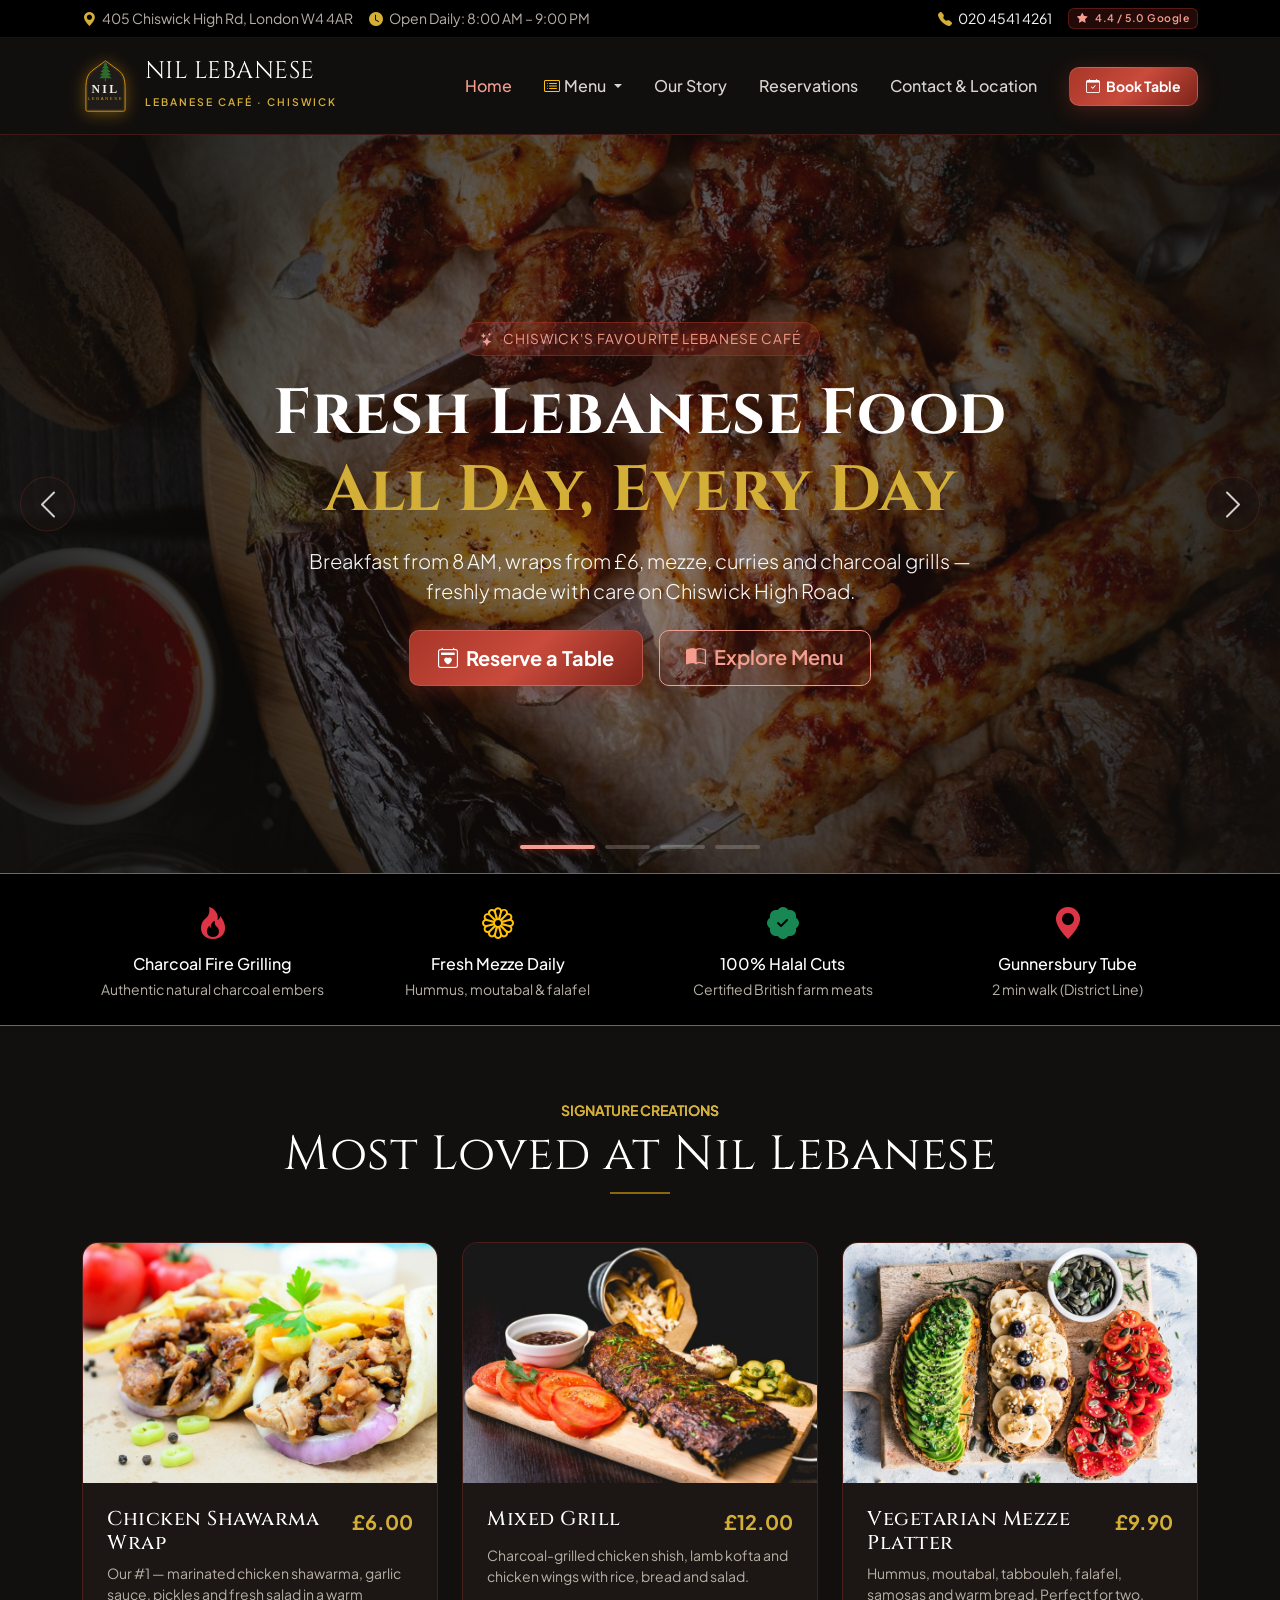
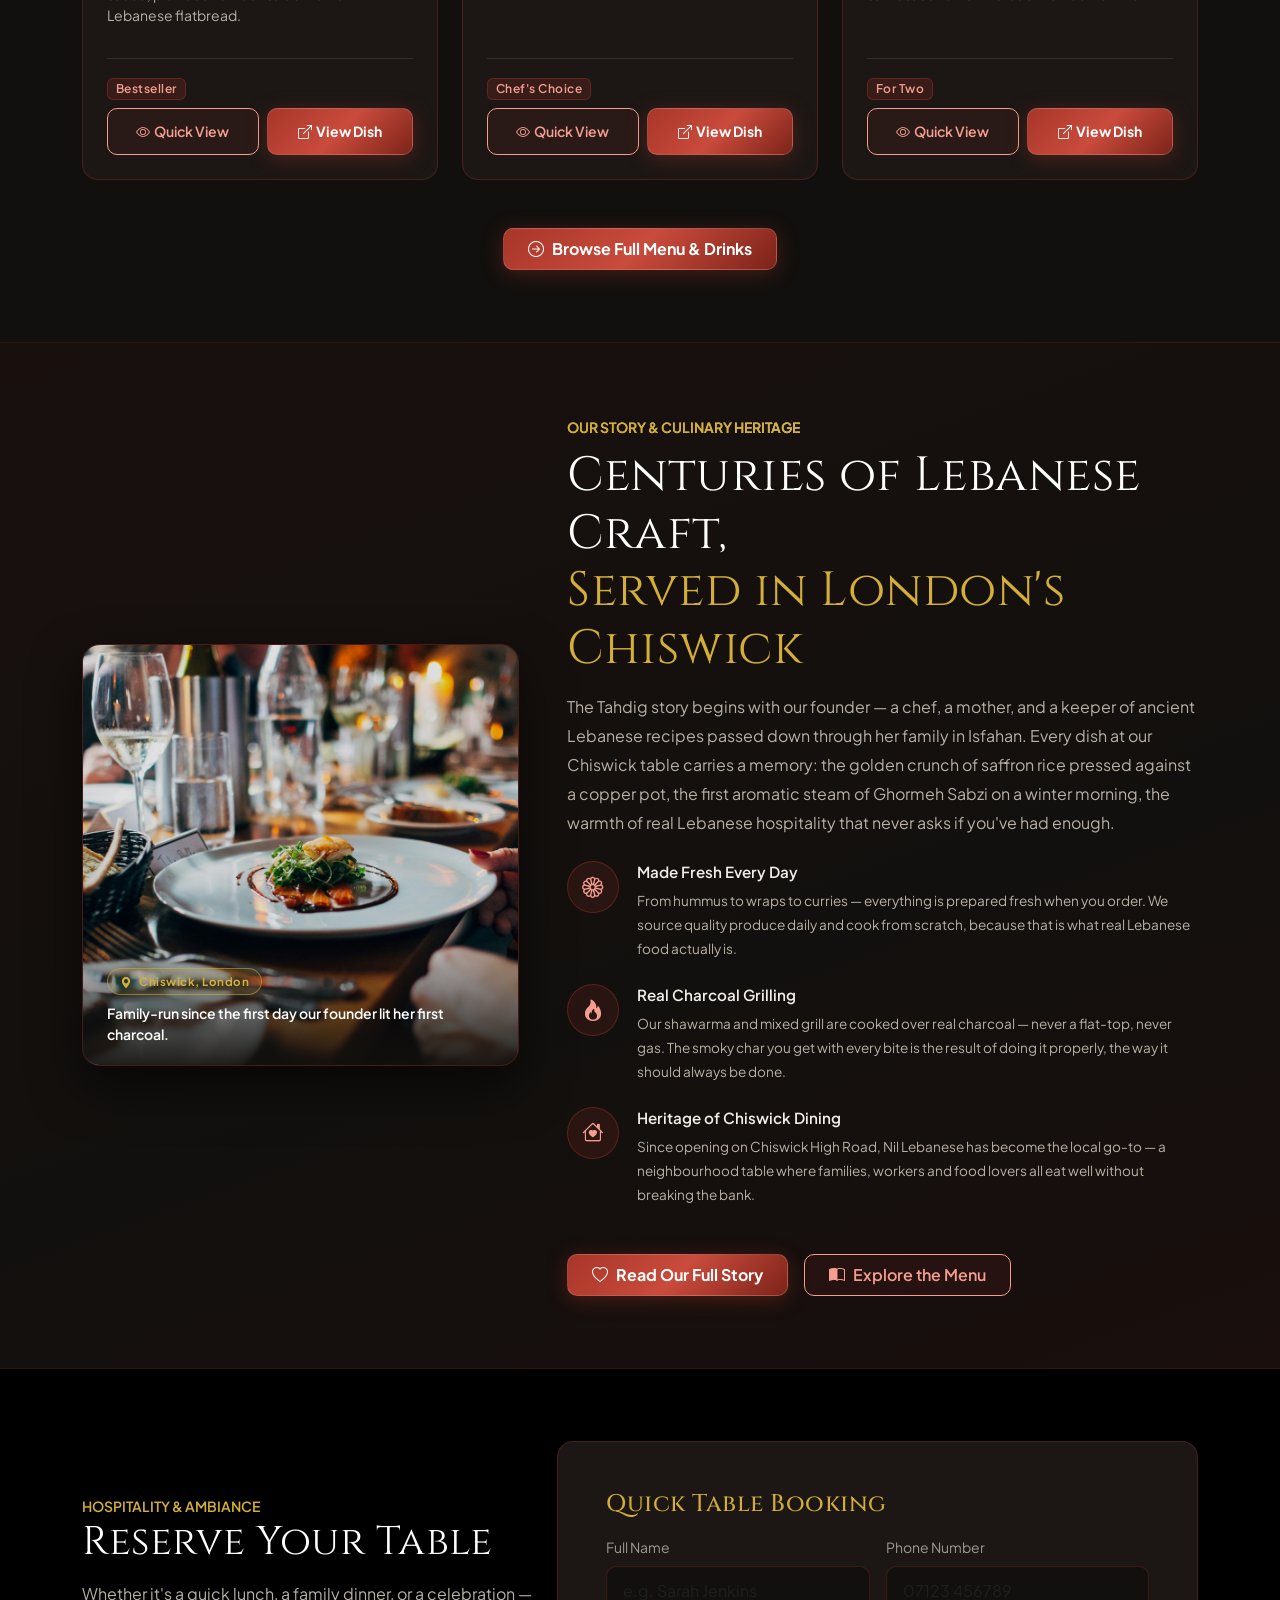
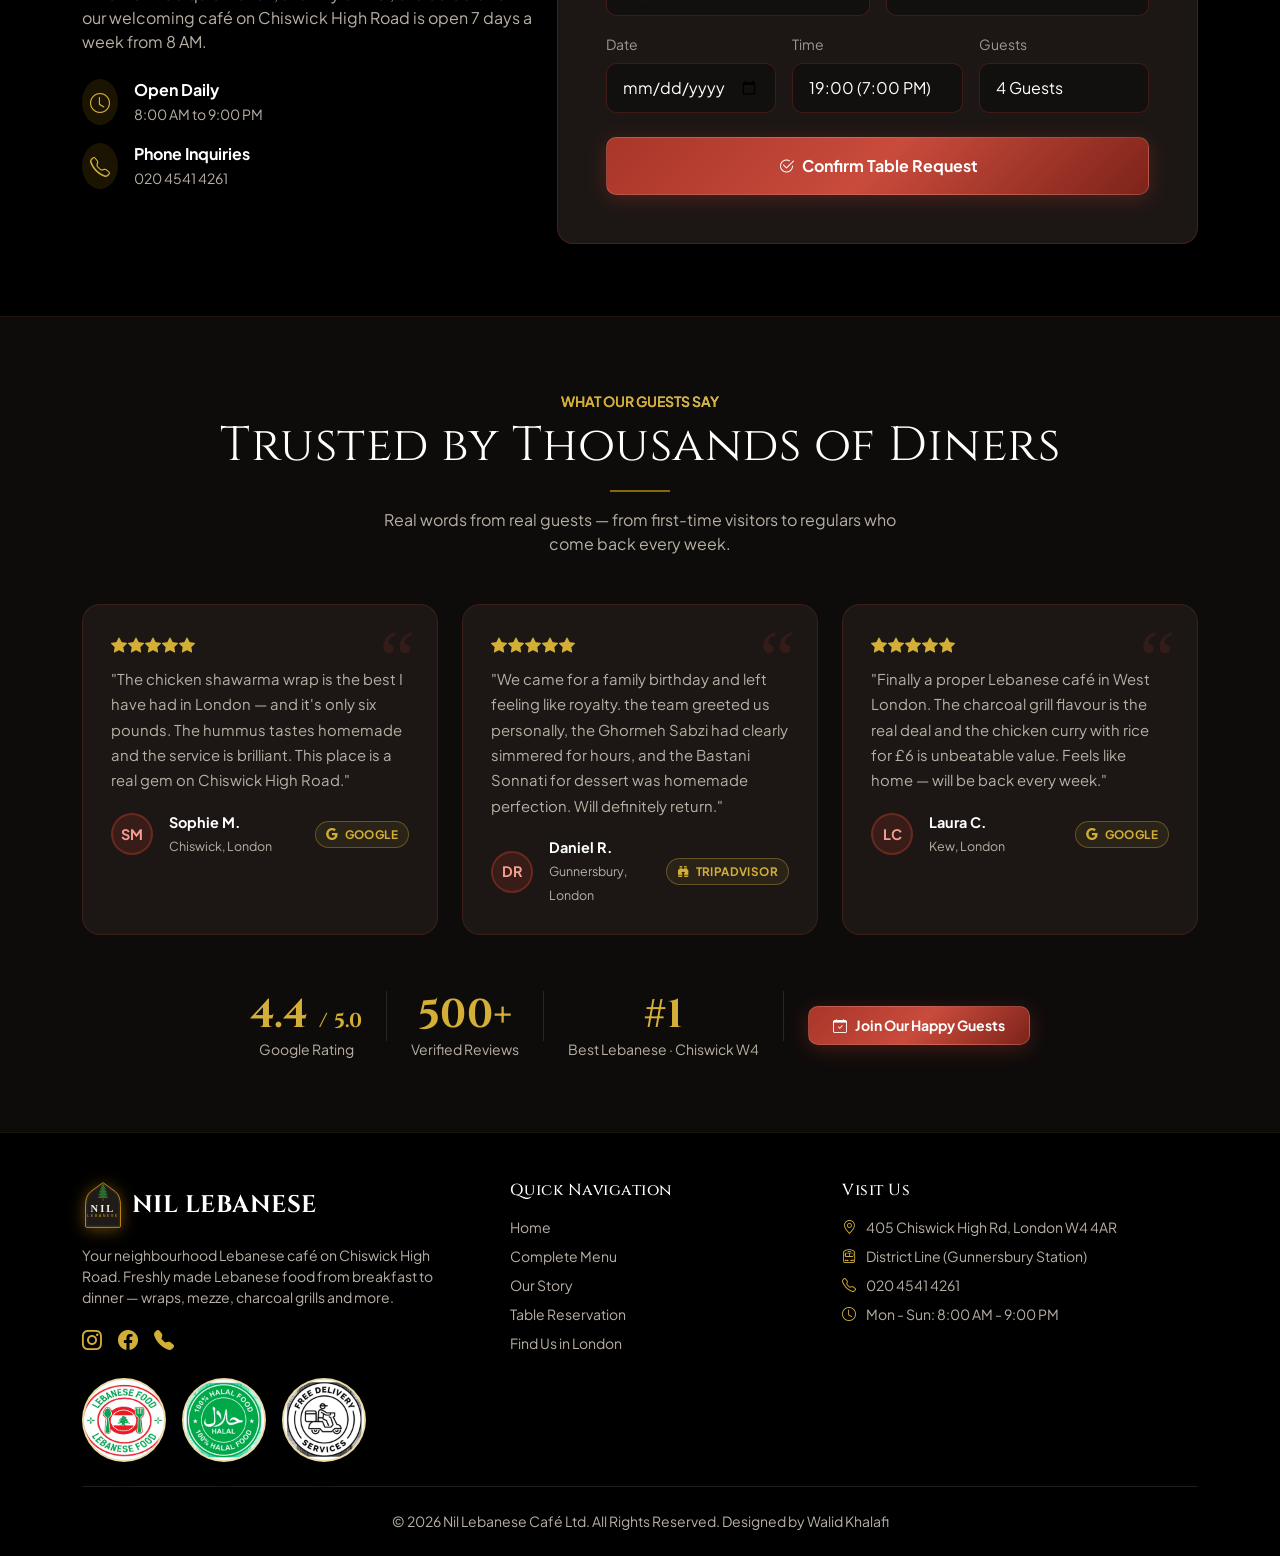
<file: src/index.html>
﻿<!doctype html>
<html lang="en">
<head>
  <meta charset="utf-8">
  <meta name="viewport" content="width=device-width, initial-scale=1">
  <link rel="icon" type="image/svg+xml" href="img/logo.svg">
  <title>Nil Lebanese | Modern Lebanese Café & Golden Crust</title>
  <meta name="description" content="Your neighbourhood Lebanese café on Chiswick High Road. Freshly made Lebanese food from breakfast to dinner — wraps, mezze, charcoal grills and more.">
  <!-- Bootstrap 5.3 CSS -->
  <link href="https://cdn.jsdelivr.net/npm/bootstrap@5.3.3/dist/css/bootstrap.min.css" rel="stylesheet">
  <!-- Bootstrap Icons -->
  <link rel="stylesheet" href="https://cdn.jsdelivr.net/npm/bootstrap-icons@1.11.3/font/bootstrap-icons.min.css">
  <!-- Google Fonts -->
  <link rel="preconnect" href="https://fonts.googleapis.com">
  <link rel="preconnect" href="https://fonts.gstatic.com" crossorigin>
  <link href="https://fonts.googleapis.com/css2?family=Cinzel:wght@600;700;800;900&family=Plus+Jakarta+Sans:wght@300;400;500;600;700&family=Vazirmatn:wght@400;500;700&display=swap" rel="stylesheet">
  <link rel="stylesheet" href="css/style.css">
</head>
<body>

  <!-- Top Bar -->
  <div class="bg-black py-2 border-bottom border-warning border-opacity-10 small">
    <div class="container d-flex justify-content-between align-items-center flex-wrap gap-2 text-secondary">
      <div class="d-flex align-items-center gap-3">
        <span><i class="bi bi-geo-alt-fill text-gold me-1"></i> 405 Chiswick High Rd, London W4 4AR</span>
        <span class="d-none d-md-inline"><i class="bi bi-clock-fill text-gold me-1"></i> Open Daily: 8:00 AM – 9:00 PM</span>
      </div>
      <div class="d-flex align-items-center gap-3">
        <a href="tel:02045414261" class="text-decoration-none text-light"><i class="bi bi-telephone-fill text-gold me-1"></i> 020 4541 4261</a>
        <span class="badge badge-gold px-2 py-1"><i class="bi bi-star-fill me-1"></i> 4.4 / 5.0 Google</span>
      </div>
    </div>
  </div>

  <!-- Main Navbar -->
  <nav class="navbar navbar-expand-lg navbar-dark navbar-tahdig sticky-top py-3">
    <div class="container">
      <a class="navbar-brand d-flex align-items-center gap-3" href="index.html">
        <span class="brand-logo-wrap"><img src="img/logo.svg" alt="Nil Lebanese Logo" width="54" height="62"></span>
        <div>
          <span class="fs-4 fw-black text-white font-serif-luxury tracking-wider d-block lh-1">NIL LEBANESE</span>
          <small class="text-uppercase fw-semibold" style="color: var(--tahdig-gold); letter-spacing: 2px; font-size: 0.65rem;">Lebanese Café · Chiswick</small>
        </div>
      </a>
      <button class="navbar-toggler border-0 text-white" type="button" data-bs-toggle="collapse" data-bs-target="#navbarContent">
        <span class="navbar-toggler-icon"></span>
      </button>
      <div class="collapse navbar-collapse" id="navbarContent">
        <ul class="navbar-nav ms-auto mb-2 mb-lg-0 align-items-lg-center gap-lg-3">
          <li class="nav-item"><a class="nav-link active" href="index.html">Home</a></li>
          <li class="nav-item">
            <a class="nav-link" href="menu.html" data-nav-menu>Menu</a>
          </li>
          <li class="nav-item"><a class="nav-link" href="about.html">Our Story</a></li>
          <li class="nav-item"><a class="nav-link" href="reservation.html">Reservations</a></li>
          <li class="nav-item"><a class="nav-link" href="contact.html">Contact & Location</a></li>
          <li class="nav-item ms-lg-2">
            <a href="reservation.html" class="btn btn-tahdig btn-sm px-3 py-2"><i class="bi bi-calendar-check me-1"></i> Book Table</a>
          </li>
        </ul>
      </div>
    </div>
  </nav>

  <!-- Professional Hero Image Slider -->
  <section id="heroSlider" class="hero-carousel carousel slide carousel-fade" data-bs-ride="carousel" data-bs-interval="6000">
    <!-- Carousel Indicators -->
    <div class="carousel-indicators mb-4">
      <button type="button" data-bs-target="#heroSlider" data-bs-slide-to="0" class="active" aria-current="true" aria-label="Slide 1"></button>
      <button type="button" data-bs-target="#heroSlider" data-bs-slide-to="1" aria-label="Slide 2"></button>
      <button type="button" data-bs-target="#heroSlider" data-bs-slide-to="2" aria-label="Slide 3"></button>
      <button type="button" data-bs-target="#heroSlider" data-bs-slide-to="3" aria-label="Slide 4"></button>
    </div>

    <!-- Carousel Items -->
    <div class="carousel-inner">
      <!-- Slide 1: Shawarma -->
      <div class="carousel-item active">
        <img src="img/hero-royal-tahdig.jpg" alt="Freshly Made Lebanese Food at Nil Lebanese Chiswick">
        <div class="carousel-overlay"></div>
        <div class="carousel-caption">
          <div class="hero-glow-badge">
            <i class="bi bi-stars"></i> Chiswick's Favourite Lebanese Café
          </div>
          <h1 class="display-3 fw-bold text-white mb-3 font-serif-luxury">
            Fresh Lebanese Food<br><span class="text-brand">All Day, Every Day</span>
          </h1>
          <p class="lead text-light text-opacity-85 mb-4 mx-auto" style="max-width: 700px;">
            Breakfast from 8 AM, wraps from £6, mezze, curries and charcoal grills — freshly made with care on Chiswick High Road.
          </p>
          <div class="d-flex justify-content-center flex-wrap gap-3">
            <a href="reservation.html" class="btn btn-tahdig btn-lg animate-pulse-gold"><i class="bi bi-calendar2-heart me-2"></i>Reserve a Table</a>
            <a href="menu.html" class="btn btn-outline-gold btn-lg"><i class="bi bi-book-half me-2"></i>Explore Menu</a>
          </div>
        </div>
      </div>

      <!-- Slide 2: Charcoal Grill -->
      <div class="carousel-item">
        <img src="img/hero-kebabs.jpg" alt="Charcoal Grilled Shawarma and Kebabs at Nil Lebanese">
        <div class="carousel-overlay"></div>
        <div class="carousel-caption">
          <div class="hero-glow-badge">
            <i class="bi bi-fire text-danger"></i> 100% Halal · Real Charcoal Grill
          </div>
          <h1 class="display-3 fw-bold text-white mb-3 font-serif-luxury">
            Charcoal Grilled<br><span class="text-brand">Shawarma & Mixed Grill</span>
          </h1>
          <p class="lead text-light text-opacity-85 mb-4 mx-auto" style="max-width: 700px;">
            Marinated chicken shawarma, lamb kofta and shish — cooked over real charcoal, never a flat-top. The difference is in every bite.
          </p>
          <div class="d-flex justify-content-center flex-wrap gap-3">
            <a href="menu.html" class="btn btn-tahdig btn-lg"><i class="bi bi-fire me-2"></i>View Grill Menu</a>
            <a href="tel:02045414261" class="btn btn-outline-gold btn-lg"><i class="bi bi-telephone me-2"></i>Call 020 4541 4261</a>
          </div>
        </div>
      </div>

      <!-- Slide 3: Mezze & Wraps -->
      <div class="carousel-item">
        <img src="img/hero-stews.jpg" alt="Lebanese Mezze Platter and Wraps at Nil Lebanese">
        <div class="carousel-overlay"></div>
        <div class="carousel-caption">
          <div class="hero-glow-badge">
            <i class="bi bi-flower2 text-warning"></i> Hummus · Moutabal · Falafel · Tabbouleh
          </div>
          <h1 class="display-3 fw-bold text-white mb-3 font-serif-luxury">
            Lebanese Mezze &<br><span class="text-brand">Freshly Made Wraps</span>
          </h1>
          <p class="lead text-light text-opacity-85 mb-4 mx-auto" style="max-width: 700px;">
            Our #1 chicken shawarma wrap at £6, vegetarian mezze platter for two at £9.90, and hummus made fresh every morning.
          </p>
          <div class="d-flex justify-content-center flex-wrap gap-3">
            <a href="menu.html" class="btn btn-tahdig btn-lg"><i class="bi bi-list-ul me-2"></i>View Full Menu</a>
            <a href="about.html" class="btn btn-outline-gold btn-lg"><i class="bi bi-heart me-2"></i>Our Story</a>
          </div>
        </div>
      </div>

      <!-- Slide 4: Café & Atmosphere -->
      <div class="carousel-item">
        <img src="img/hero-interior.jpg" alt="Nil Lebanese Café Interior Chiswick High Road">
        <div class="carousel-overlay"></div>
        <div class="carousel-caption">
          <div class="hero-glow-badge">
            <i class="bi bi-gem text-info"></i> 405 Chiswick High Rd · W4 4AR
          </div>
          <h1 class="display-3 fw-bold text-white mb-3 font-serif-luxury">
            Your Neighbourhood<br><span class="text-brand">Lebanese Café</span>
          </h1>
          <p class="lead text-light text-opacity-85 mb-4 mx-auto" style="max-width: 700px;">
            A welcoming spot on Chiswick High Road — open from breakfast through to a late dinner, seven days a week.
          </p>
          <div class="d-flex justify-content-center flex-wrap gap-3">
            <a href="reservation.html" class="btn btn-tahdig btn-lg"><i class="bi bi-calendar-check me-2"></i>Reserve Your Table</a>
            <a href="contact.html" class="btn btn-outline-gold btn-lg"><i class="bi bi-compass me-2"></i>Directions</a>
          </div>
        </div>
      </div>
    </div>

    <!-- Controls -->
    <button class="carousel-control-prev" type="button" data-bs-target="#heroSlider" data-bs-slide="prev">
      <span class="carousel-control-prev-icon" aria-hidden="true"></span>
      <span class="visually-hidden">Previous</span>
    </button>
    <button class="carousel-control-next" type="button" data-bs-target="#heroSlider" data-bs-slide="next">
      <span class="carousel-control-next-icon" aria-hidden="true"></span>
      <span class="visually-hidden">Next</span>
    </button>
  </section>

  <!-- Highlights Strip -->
  <section class="py-4 border-top border-bottom border-danger border-opacity-20 bg-black">
    <div class="container">
      <div class="row g-4 text-center">
        <div class="col-6 col-md-3">
          <i class="bi bi-fire text-danger fs-2 mb-2 d-block"></i>
          <h6 class="text-white mb-1">Charcoal Fire Grilling</h6>
          <small class="text-secondary">Authentic natural charcoal embers</small>
        </div>
        <div class="col-6 col-md-3">
          <i class="bi bi-flower1 text-warning fs-2 mb-2 d-block"></i>
          <h6 class="text-white mb-1">Fresh Mezze Daily</h6>
          <small class="text-secondary">Hummus, moutabal &amp; falafel</small>
        </div>
        <div class="col-6 col-md-3">
          <i class="bi bi-patch-check-fill text-success fs-2 mb-2 d-block"></i>
          <h6 class="text-white mb-1">100% Halal Cuts</h6>
          <small class="text-secondary">Certified British farm meats</small>
        </div>
        <div class="col-6 col-md-3">
          <i class="bi bi-geo-alt-fill text-danger fs-2 mb-2 d-block"></i>
          <h6 class="text-white mb-1">Gunnersbury Tube</h6>
          <small class="text-secondary">2 min walk (District Line)</small>
        </div>
      </div>
    </div>
  </section>

  <!-- Featured Menu Items -->
  <section class="py-5">
    <div class="container py-4">
      <div class="text-center mb-5">
        <span class="text-gold gold-shimmer text-uppercase tracking-wider small fw-semibold">Signature Creations</span>
        <h2 class="display-5 text-white font-serif-luxury mt-1">Most Loved at Nil Lebanese</h2>
        <div class="mx-auto bg-warning bg-opacity-50" style="height: 2px; width: 60px;"></div>
      </div>
      <div class="row g-4">
        <!-- Item 1: Chicken Shawarma Wrap -->
        <div class="col-md-4">
          <div class="card card-tahdig h-100">
            <img src="img/dish-chicken-shawarma-wrap.jpg" class="card-img-top" alt="Chicken Shawarma Wrap" style="height: 240px; object-fit: cover;">
            <div class="card-body p-4 d-flex flex-column">
              <div class="d-flex justify-content-between align-items-start mb-2">
                <h5 class="card-title text-white font-serif-luxury mb-0">Chicken Shawarma Wrap</h5>
                <span class="text-gold fw-bold fs-5">£6.00</span>
              </div>
              <p class="card-text text-secondary small flex-grow-1">Our #1 — marinated chicken shawarma, garlic sauce, pickles and fresh salad in a warm Lebanese flatbread.</p>
              <div class="mt-3 pt-3 border-top border-secondary border-opacity-25">
                <span class="badge badge-gold mb-2 d-inline-block">Bestseller</span>
                <div class="d-flex gap-2">
                  <button type="button" class="btn btn-outline-gold btn-sm flex-grow-1" data-quick-view="chicken-shawarma-wrap"><i class="bi bi-eye me-1"></i>Quick View</button>
                  <a href="dish-detail.html?dish=chicken-shawarma-wrap" class="btn btn-tahdig btn-sm flex-grow-1"><i class="bi bi-box-arrow-up-right me-1"></i>View Dish</a>
                </div>
              </div>
            </div>
          </div>
        </div>
        <!-- Item 2: Mixed Grill -->
        <div class="col-md-4">
          <div class="card card-tahdig h-100">
            <img src="img/dish-mixed-grill.jpg" class="card-img-top" alt="Mixed Grill Platter" style="height: 240px; object-fit: cover;">
            <div class="card-body p-4 d-flex flex-column">
              <div class="d-flex justify-content-between align-items-start mb-2">
                <h5 class="card-title text-white font-serif-luxury mb-0">Mixed Grill</h5>
                <span class="text-gold fw-bold fs-5">£12.00</span>
              </div>
              <p class="card-text text-secondary small flex-grow-1">Charcoal-grilled chicken shish, lamb kofta and chicken wings with rice, bread and salad.</p>
              <div class="mt-3 pt-3 border-top border-secondary border-opacity-25">
                <span class="badge badge-gold mb-2 d-inline-block">Chef's Choice</span>
                <div class="d-flex gap-2">
                  <button type="button" class="btn btn-outline-gold btn-sm flex-grow-1" data-quick-view="mixed-grill"><i class="bi bi-eye me-1"></i>Quick View</button>
                  <a href="dish-detail.html?dish=mixed-grill" class="btn btn-tahdig btn-sm flex-grow-1"><i class="bi bi-box-arrow-up-right me-1"></i>View Dish</a>
                </div>
              </div>
            </div>
          </div>
        </div>
        <!-- Item 3: Vegetarian Mezze Platter -->
        <div class="col-md-4">
          <div class="card card-tahdig h-100">
            <img src="img/dish-mezze-platter.jpg" class="card-img-top" alt="Vegetarian Mezze Platter" style="height: 240px; object-fit: cover;">
            <div class="card-body p-4 d-flex flex-column">
              <div class="d-flex justify-content-between align-items-start mb-2">
                <h5 class="card-title text-white font-serif-luxury mb-0">Vegetarian Mezze Platter</h5>
                <span class="text-gold fw-bold fs-5">£9.90</span>
              </div>
              <p class="card-text text-secondary small flex-grow-1">Hummus, moutabal, tabbouleh, falafel, samosas and warm bread. Perfect for two.</p>
              <div class="mt-3 pt-3 border-top border-secondary border-opacity-25">
                <span class="badge badge-gold mb-2 d-inline-block">For Two</span>
                <div class="d-flex gap-2">
                  <button type="button" class="btn btn-outline-gold btn-sm flex-grow-1" data-quick-view="veggie-mezze-platter"><i class="bi bi-eye me-1"></i>Quick View</button>
                  <a href="dish-detail.html?dish=veggie-mezze-platter" class="btn btn-tahdig btn-sm flex-grow-1"><i class="bi bi-box-arrow-up-right me-1"></i>View Dish</a>
                </div>
              </div>
            </div>
          </div>
        </div>
      </div>
      <div class="text-center mt-5">
        <a href="menu.html" class="btn btn-tahdig px-4 py-2"><i class="bi bi-arrow-right-circle me-2"></i>Browse Full Menu & Drinks</a>
      </div>
    </div>
  </section>



  <!-- Our Story & Culinary Heritage Section -->
  <section class="heritage-section py-5" data-reveal>
    <div class="container py-4">
      <div class="row align-items-center g-5">

        <!-- Left: image -->
        <div class="col-lg-5 order-lg-1" data-reveal>
          <div class="heritage-img-wrap">
            <img src="img/hero-stews.jpg" alt="Lebanese food freshly made at Nil Lebanese on Chiswick High Road" loading="lazy">
            <div class="heritage-img-caption">
              <span class="crunch-badge mb-2 d-inline-block"><i class="bi bi-geo-alt-fill me-1"></i> Chiswick, London</span>
              <p class="text-white fw-semibold mb-0 small">Family-run since the first day our founder lit her first charcoal.</p>
            </div>
          </div>
        </div>

        <!-- Right: copy -->
        <div class="col-lg-7 order-lg-2" data-reveal>
          <span class="text-gold gold-shimmer text-uppercase tracking-wider small fw-semibold">Our Story & Culinary Heritage</span>
          <h2 class="display-5 text-white font-serif-luxury mt-2 mb-3">
            Centuries of Lebanese Craft,<br>
            <span class="text-brand">Served in London's Chiswick</span>
          </h2>
          <p class="mb-4" style="color: var(--tahdig-text-muted); line-height: 1.8;">
            The Tahdig story begins with our founder — a chef, a mother, and a keeper of ancient Lebanese recipes passed down through her family in Isfahan. Every dish at our Chiswick table carries a memory: the golden crunch of saffron rice pressed against a copper pot, the first aromatic steam of Ghormeh Sabzi on a winter morning, the warmth of real Lebanese hospitality that never asks if you've had enough.
          </p>

          <div class="d-flex flex-column gap-4 mb-5">
            <div class="heritage-pillar" data-reveal>
              <div class="heritage-pillar-icon"><i class="bi bi-flower1"></i></div>
              <div class="heritage-pillar-text">
                <strong>Made Fresh Every Day</strong>
                <span>From hummus to wraps to curries — everything is prepared fresh when you order. We source quality produce daily and cook from scratch, because that is what real Lebanese food actually is.</span>
              </div>
            </div>
            <div class="heritage-pillar" data-reveal>
              <div class="heritage-pillar-icon"><i class="bi bi-fire"></i></div>
              <div class="heritage-pillar-text">
                <strong>Real Charcoal Grilling</strong>
                <span>Our shawarma and mixed grill are cooked over real charcoal — never a flat-top, never gas. The smoky char you get with every bite is the result of doing it properly, the way it should always be done.</span>
              </div>
            </div>
            <div class="heritage-pillar" data-reveal>
              <div class="heritage-pillar-icon"><i class="bi bi-house-heart"></i></div>
              <div class="heritage-pillar-text">
                <strong>Heritage of Chiswick Dining</strong>
                <span>Since opening on Chiswick High Road, Nil Lebanese has become the local go-to — a neighbourhood table where families, workers and food lovers all eat well without breaking the bank.</span>
              </div>
            </div>
          </div>

          <div class="d-flex flex-wrap gap-3">
            <a href="about.html" class="btn btn-tahdig px-4 py-2"><i class="bi bi-heart me-2"></i>Read Our Full Story</a>
            <a href="menu.html" class="btn btn-outline-gold px-4 py-2"><i class="bi bi-book-half me-2"></i>Explore the Menu</a>
          </div>
        </div>

      </div>
    </div>
  </section>
  <!-- /Our Story & Culinary Heritage -->

  <!-- Quick Reservation Section -->
  <section class="py-5 bg-black position-relative">
    <div class="container py-4">
      <div class="row align-items-center">
        <div class="col-lg-5 mb-4 mb-lg-0">
          <span class="text-gold text-uppercase tracking-wider small fw-semibold">Hospitality & Ambiance</span>
          <h2 class="display-6 text-white font-serif-luxury mb-3">Reserve Your Table</h2>
          <p class="text-secondary mb-4">
            Whether it's a quick lunch, a family dinner, or a celebration — our welcoming café on Chiswick High Road is open 7 days a week from 8 AM.
          </p>
          <div class="d-flex flex-column gap-3">
            <div class="d-flex align-items-center gap-3">
              <div class="rounded-circle bg-warning bg-opacity-10 p-2 text-gold"><i class="bi bi-clock fs-5"></i></div>
              <div>
                <strong class="text-white d-block">Open Daily</strong>
                <small class="text-secondary">8:00 AM to 9:00 PM</small>
              </div>
            </div>
            <div class="d-flex align-items-center gap-3">
              <div class="rounded-circle bg-warning bg-opacity-10 p-2 text-gold"><i class="bi bi-telephone fs-5"></i></div>
              <div>
                <strong class="text-white d-block">Phone Inquiries</strong>
                <small class="text-secondary">020 4541 4261</small>
              </div>
            </div>
          </div>
        </div>
        <div class="col-lg-7">
          <div class="card-tahdig p-4 p-md-5">
            <h4 class="text-gold font-serif-luxury mb-3">Quick Table Booking</h4>
            <form id="bootstrapReservationForm">
              <div class="row g-3">
                <div class="col-md-6">
                  <label class="form-label small text-secondary">Full Name</label>
                  <input type="text" id="guestName" class="form-control form-control-tahdig" placeholder="e.g. Sarah Jenkins" required>
                </div>
                <div class="col-md-6">
                  <label class="form-label small text-secondary">Phone Number</label>
                  <input type="tel" class="form-control form-control-tahdig" placeholder="07123 456789" required>
                </div>
                <div class="col-md-4">
                  <label class="form-label small text-secondary">Date</label>
                  <input type="date" id="guestDate" class="form-control form-control-tahdig" required>
                </div>
                <div class="col-md-4">
                  <label class="form-label small text-secondary">Time</label>
                  <select id="guestTime" class="form-select form-select-tahdig" required>
                    <option value="18:00">18:00 (6:00 PM)</option>
                    <option value="19:00" selected>19:00 (7:00 PM)</option>
                    <option value="20:00">20:00 (8:00 PM)</option>
                    <option value="21:00">21:00 (9:00 PM)</option>
                  </select>
                </div>
                <div class="col-md-4">
                  <label class="form-label small text-secondary">Guests</label>
                  <select class="form-select form-select-tahdig">
                    <option value="2">2 Guests</option>
                    <option value="4" selected>4 Guests</option>
                    <option value="6">6 Guests</option>
                    <option value="8">8+ Guests</option>
                  </select>
                </div>
                <div class="col-12 mt-4">
                  <button type="submit" class="btn btn-tahdig w-100 py-3"><i class="bi bi-check2-circle me-2"></i>Confirm Table Request</button>
                </div>
              </div>
            </form>
            <div id="bookingConfirmationAlert"></div>
          </div>
        </div>
      </div>
    </div>
  </section>

  <!-- Customer Reviews / Social Proof Section -->
  <section class="reviews-section py-5" data-reveal>
    <div class="container py-4">

      <div class="text-center mb-5">
        <span class="text-gold gold-shimmer text-uppercase tracking-wider small fw-semibold">What Our Guests Say</span>
        <h2 class="display-5 text-white font-serif-luxury mt-1">Trusted by Thousands of Diners</h2>
        <div class="mx-auto bg-warning bg-opacity-50 mt-3" style="height: 2px; width: 60px;"></div>
        <p class="mt-3" style="color: var(--tahdig-text-muted); max-width: 540px; margin-left: auto; margin-right: auto;">
          Real words from real guests — from first-time visitors to regulars who come back every week.
        </p>
      </div>

      <div class="row g-4">

        <!-- Review 1 -->
        <div class="col-md-4" data-reveal>
          <div class="review-card">
            <div class="review-stars">
              <i class="bi bi-star-fill"></i><i class="bi bi-star-fill"></i><i class="bi bi-star-fill"></i><i class="bi bi-star-fill"></i><i class="bi bi-star-fill"></i>
            </div>
            <p class="review-quote">
              "The chicken shawarma wrap is the best I have had in London — and it's only six pounds. The hummus tastes homemade and the service is brilliant. This place is a real gem on Chiswick High Road."
            </p>
            <div class="d-flex align-items-center gap-3 mt-auto">
              <div class="review-avatar" aria-hidden="true">SM</div>
              <div>
                <strong class="text-white d-block" style="font-size: 0.9rem;">Sophie M.</strong>
                <span style="color: var(--tahdig-text-muted); font-size: 0.78rem;">Chiswick, London</span>
              </div>
              <div class="ms-auto">
                <span class="review-source-badge"><i class="bi bi-google"></i> Google</span>
              </div>
            </div>
          </div>
        </div>

        <!-- Review 2 -->
        <div class="col-md-4" data-reveal>
          <div class="review-card">
            <div class="review-stars">
              <i class="bi bi-star-fill"></i><i class="bi bi-star-fill"></i><i class="bi bi-star-fill"></i><i class="bi bi-star-fill"></i><i class="bi bi-star-fill"></i>
            </div>
            <p class="review-quote">
              "We came for a family birthday and left feeling like royalty. the team greeted us personally, the Ghormeh Sabzi had clearly simmered for hours, and the Bastani Sonnati for dessert was homemade perfection. Will definitely return."
            </p>
            <div class="d-flex align-items-center gap-3 mt-auto">
              <div class="review-avatar" aria-hidden="true">DR</div>
              <div>
                <strong class="text-white d-block" style="font-size: 0.9rem;">Daniel R.</strong>
                <span style="color: var(--tahdig-text-muted); font-size: 0.78rem;">Gunnersbury, London</span>
              </div>
              <div class="ms-auto">
                <span class="review-source-badge"><i class="bi bi-binoculars-fill"></i> TripAdvisor</span>
              </div>
            </div>
          </div>
        </div>

        <!-- Review 3 -->
        <div class="col-md-4" data-reveal>
          <div class="review-card">
            <div class="review-stars">
              <i class="bi bi-star-fill"></i><i class="bi bi-star-fill"></i><i class="bi bi-star-fill"></i><i class="bi bi-star-fill"></i><i class="bi bi-star-fill"></i>
            </div>
            <p class="review-quote">
              "Finally a proper Lebanese café in West London. The charcoal grill flavour is the real deal and the chicken curry with rice for £6 is unbeatable value. Feels like home — will be back every week."
            </p>
            <div class="d-flex align-items-center gap-3 mt-auto">
              <div class="review-avatar" aria-hidden="true">LC</div>
              <div>
                <strong class="text-white d-block" style="font-size: 0.9rem;">Laura C.</strong>
                <span style="color: var(--tahdig-text-muted); font-size: 0.78rem;">Kew, London</span>
              </div>
              <div class="ms-auto">
                <span class="review-source-badge"><i class="bi bi-google"></i> Google</span>
              </div>
            </div>
          </div>
        </div>

      </div>

      <!-- Aggregate trust bar -->
      <div class="d-flex flex-wrap justify-content-center align-items-center gap-4 mt-5 pt-2">
        <div class="text-center">
          <p class="display-6 text-gold fw-bold font-serif-luxury mb-0">4.4 <span class="fs-5">/ 5.0</span></p>
          <p class="small mb-0" style="color: var(--tahdig-text-muted);">Google Rating</p>
        </div>
        <div class="vr bg-secondary opacity-25 d-none d-md-block" style="height: 50px;"></div>
        <div class="text-center">
          <p class="display-6 text-gold fw-bold font-serif-luxury mb-0">500+</p>
          <p class="small mb-0" style="color: var(--tahdig-text-muted);">Verified Reviews</p>
        </div>
        <div class="vr bg-secondary opacity-25 d-none d-md-block" style="height: 50px;"></div>
        <div class="text-center">
          <p class="display-6 text-gold fw-bold font-serif-luxury mb-0">#1</p>
          <p class="small mb-0" style="color: var(--tahdig-text-muted);">Best Lebanese · Chiswick W4</p>
        </div>
        <div class="vr bg-secondary opacity-25 d-none d-md-block" style="height: 50px;"></div>
        <div class="text-center">
          <a href="reservation.html" class="btn btn-tahdig btn-sm px-4 py-2"><i class="bi bi-calendar-check me-2"></i>Join Our Happy Guests</a>
        </div>
      </div>

    </div>
  </section>
  <!-- /Customer Reviews -->

  <!-- Footer -->
  <footer class="bg-black pt-5 pb-4 border-top border-warning border-opacity-10 text-secondary">
    <div class="container">
      <div class="row g-4 justify-content-between">
        <div class="col-lg-4">
          <div class="d-flex align-items-center gap-2 mb-3">
            <span class="brand-logo-wrap"><img src="img/logo.svg" alt="Nil Lebanese Logo" width="54" height="62"></span>
            <span class="fw-bold fs-4 text-white font-serif-luxury">NIL LEBANESE</span>
          </div>
          <p class="small">
            Your neighbourhood Lebanese café on Chiswick High Road. Freshly made Lebanese food from breakfast to dinner — wraps, mezze, charcoal grills and more.
          </p>
          <div class="d-flex gap-3 fs-5 mt-3">
            <a href="https://instagram.com/nillebanese" target="_blank" class="text-gold" aria-label="Instagram"><i class="bi bi-instagram"></i></a>
            <a href="https://facebook.com/nillebanese" target="_blank" class="text-gold" aria-label="Facebook"><i class="bi bi-facebook"></i></a>
            <a href="tel:02045414261" class="text-gold" aria-label="Call us"><i class="bi bi-telephone-fill"></i></a>
          </div>
          <div class="d-flex flex-wrap gap-3 mt-4">
            <img src="img/authentic-persian-cuisine.png" alt="Authentic Lebanese Food - Top Quality" class="footer-badge" loading="lazy" width="84" height="84">
            <img src="img/halal-food.png" alt="100% Halal Food Certified" class="footer-badge" loading="lazy" width="84" height="84">
            <img src="img/free-delivery.png" alt="Free Delivery Services" class="footer-badge" loading="lazy" width="84" height="84">
          </div>
        </div>
        <div class="col-lg-3 col-6">
          <h6 class="text-white font-serif-luxury mb-3">Quick Navigation</h6>
          <ul class="list-unstyled small d-flex flex-column gap-2">
            <li><a href="index.html" class="text-decoration-none text-secondary hover-gold">Home</a></li>
            <li><a href="menu.html" class="text-decoration-none text-secondary hover-gold">Complete Menu</a></li>
            <li><a href="about.html" class="text-decoration-none text-secondary hover-gold">Our Story</a></li>
            <li><a href="reservation.html" class="text-decoration-none text-secondary hover-gold">Table Reservation</a></li>
            <li><a href="contact.html" class="text-decoration-none text-secondary hover-gold">Find Us in London</a></li>
          </ul>
        </div>
        <div class="col-lg-4 col-6">
          <h6 class="text-white font-serif-luxury mb-3">Visit Us</h6>
          <p class="small mb-2"><i class="bi bi-geo-alt text-gold me-2"></i> 405 Chiswick High Rd, London W4 4AR</p>
          <p class="small mb-2"><i class="bi bi-train-front text-gold me-2"></i> District Line (Gunnersbury Station)</p>
          <p class="small mb-2"><i class="bi bi-telephone text-gold me-2"></i> 020 4541 4261</p>
          <p class="small mb-0"><i class="bi bi-clock text-gold me-2"></i> Mon - Sun: 8:00 AM - 9:00 PM</p>
        </div>
      </div>
      <div class="text-center pt-4 mt-4 border-top border-secondary border-opacity-25 small">
        <p class="mb-0">© 2026 Nil Lebanese Café Ltd. All Rights Reserved. Designed by Walid Khalafi</p>
      </div>
    </div>
  </footer>

  <!-- Bootstrap 5 Bundle JS -->
  <script src="https://cdn.jsdelivr.net/npm/bootstrap@5.3.3/dist/js/bootstrap.bundle.min.js"></script>
  <script src="js/dishes.js"></script>
  <script src="js/main.js"></script>
</body>
</html>
</file>
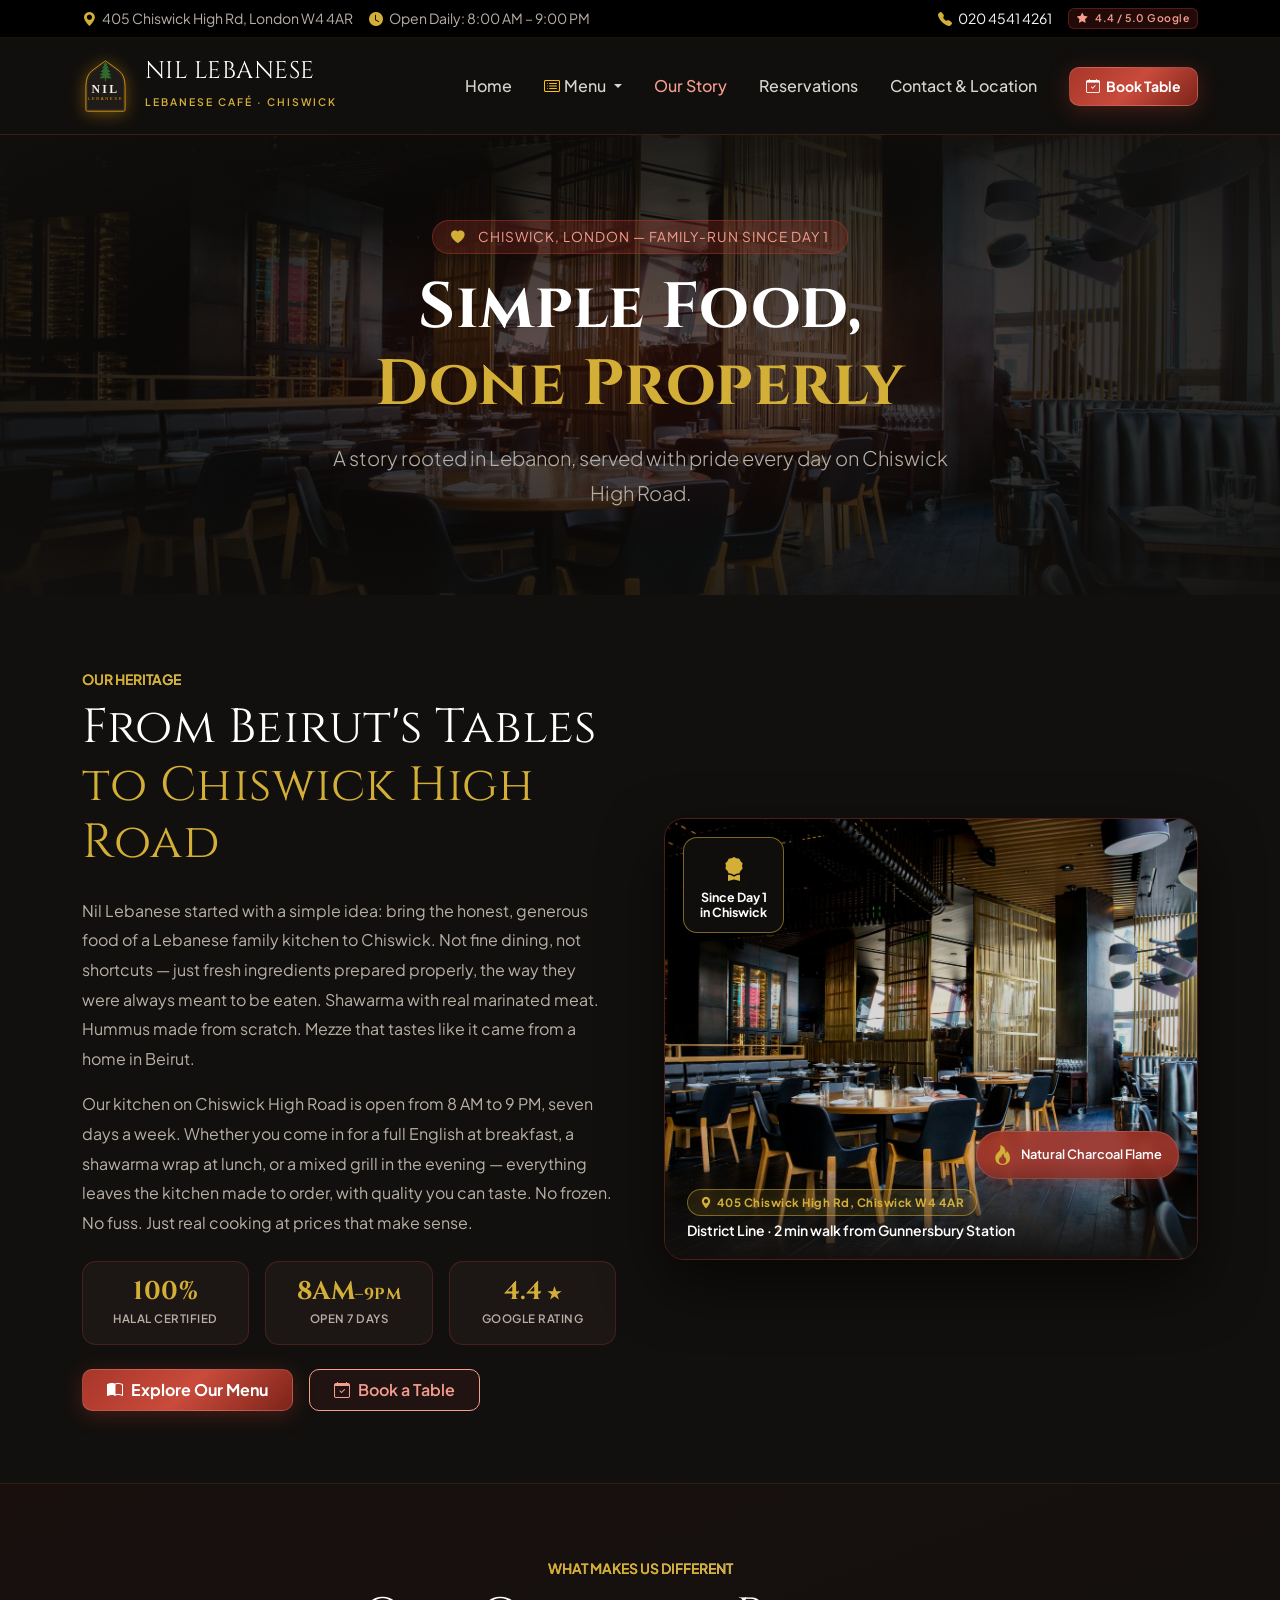
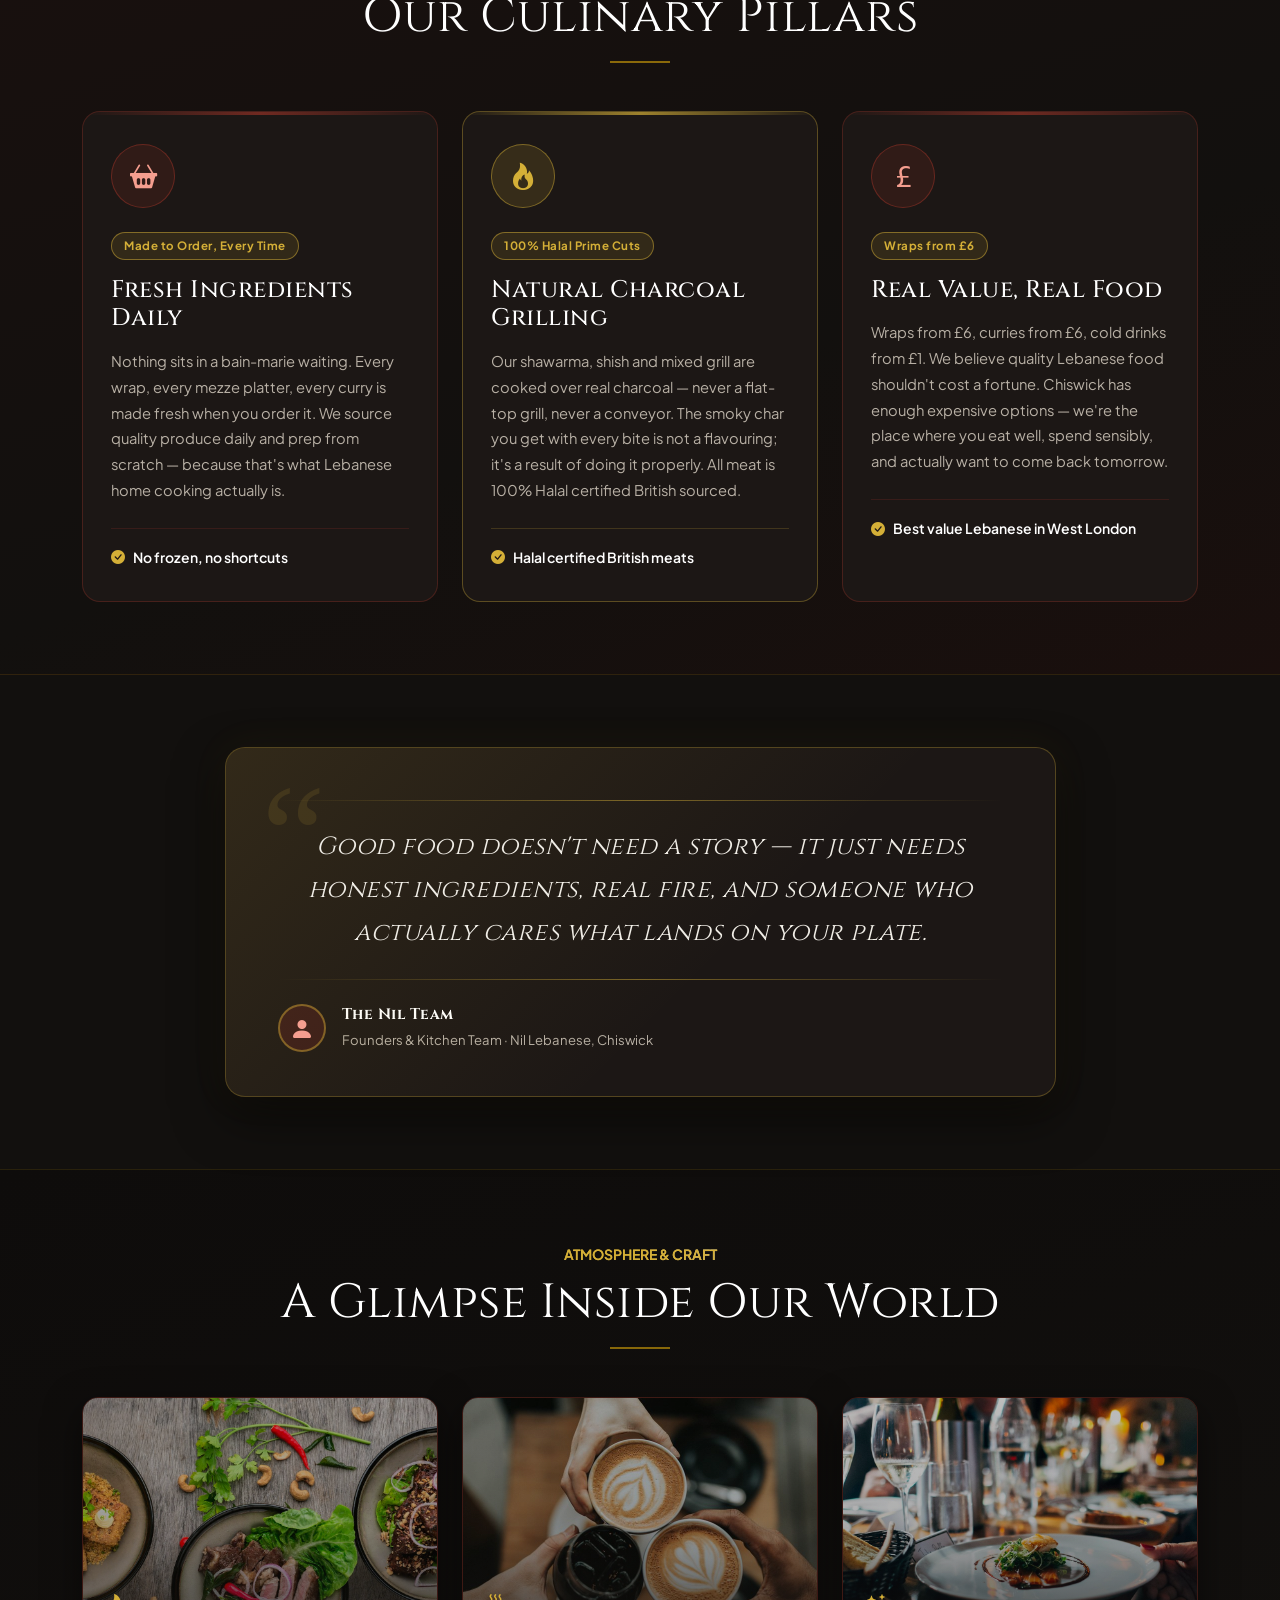
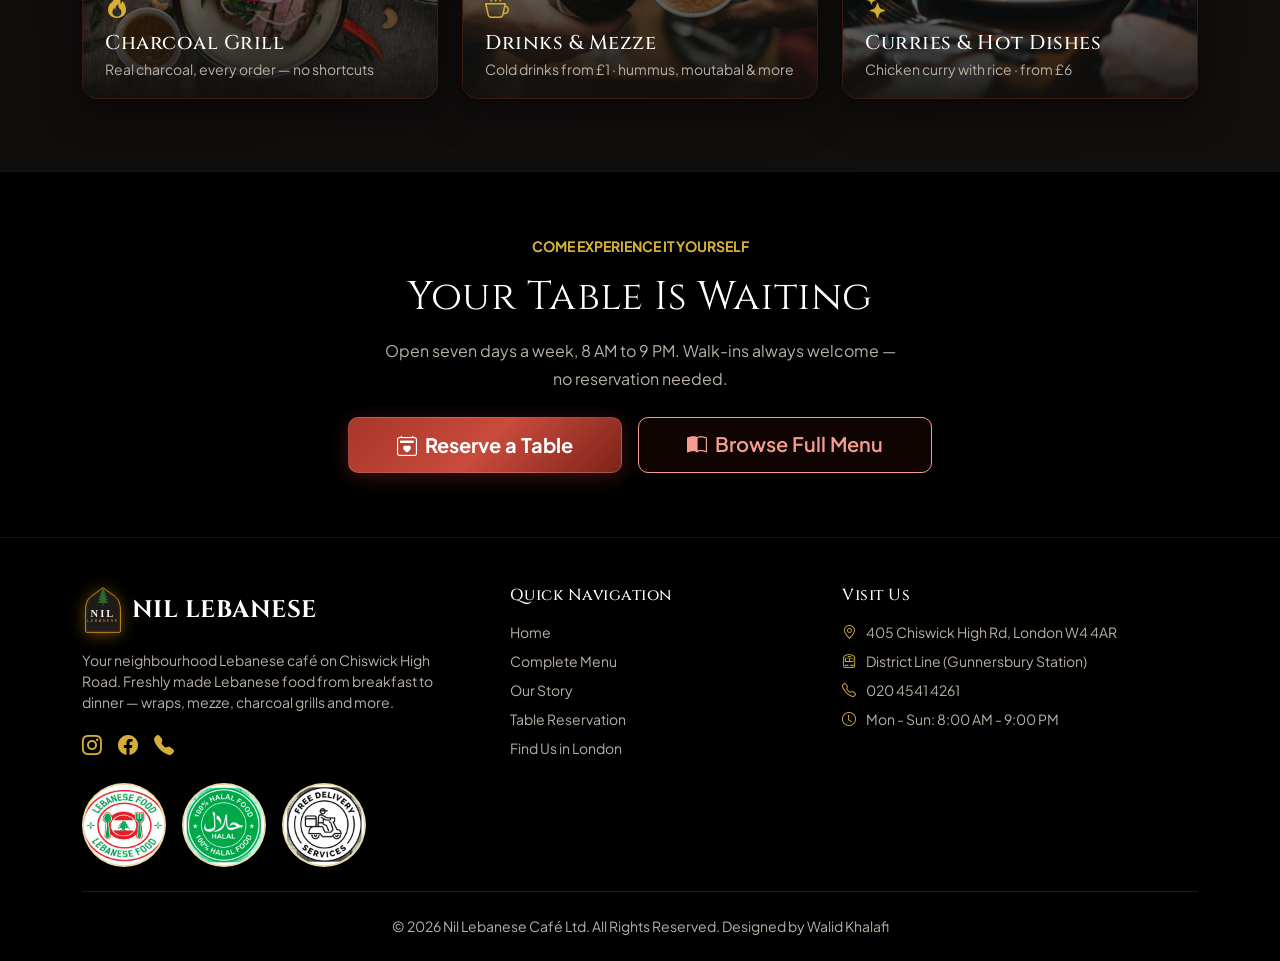
<file: src/about.html>
﻿<!doctype html>
<html lang="en">
<head>
  <meta charset="utf-8">
  <meta name="viewport" content="width=device-width, initial-scale=1">
  <link rel="icon" type="image/svg+xml" href="img/logo.svg">
  <title>Our Story | Nil Lebanese – Your Chiswick Kitchen</title>
  <meta name="description" content="The story of Nil Lebanese — your neighbourhood Lebanese café on Chiswick High Road. Real Lebanese food, charcoal grills, fresh mezze, made with care every day.">
  <!-- Bootstrap 5.3 CSS -->
  <link href="https://cdn.jsdelivr.net/npm/bootstrap@5.3.3/dist/css/bootstrap.min.css" rel="stylesheet">
  <!-- Bootstrap Icons -->
  <link rel="stylesheet" href="https://cdn.jsdelivr.net/npm/bootstrap-icons@1.11.3/font/bootstrap-icons.min.css">
  <!-- Google Fonts -->
  <link rel="preconnect" href="https://fonts.googleapis.com">
  <link rel="preconnect" href="https://fonts.gstatic.com" crossorigin>
  <link href="https://fonts.googleapis.com/css2?family=Cinzel:wght@600;700;800;900&family=Plus+Jakarta+Sans:wght@300;400;500;600;700&family=Vazirmatn:wght@400;500;700&display=swap" rel="stylesheet">
  <link rel="stylesheet" href="css/style.css">
</head>
<body>

  <!-- ╔══════════════════════════════════════════════════╗ -->
  <!--   TOP INFO BAR                                      -->
  <!-- ╚══════════════════════════════════════════════════╝ -->
  <div class="bg-black py-2 border-bottom border-warning border-opacity-10 small">
    <div class="container d-flex justify-content-between align-items-center flex-wrap gap-2 text-secondary">
      <div class="d-flex align-items-center gap-3">
        <span><i class="bi bi-geo-alt-fill text-gold me-1"></i> 405 Chiswick High Rd, London W4 4AR</span>
        <span class="d-none d-md-inline"><i class="bi bi-clock-fill text-gold me-1"></i> Open Daily: 8:00 AM – 9:00 PM</span>
      </div>
      <div class="d-flex align-items-center gap-3">
        <a href="tel:02045414261" class="text-decoration-none text-light"><i class="bi bi-telephone-fill text-gold me-1"></i> 020 4541 4261</a>
        <span class="badge badge-gold px-2 py-1"><i class="bi bi-star-fill me-1"></i> 4.4 / 5.0 Google</span>
      </div>
    </div>
  </div>

  <!-- ╔══════════════════════════════════════════════════╗ -->
  <!--   STICKY NAVBAR                                     -->
  <!-- ╚══════════════════════════════════════════════════╝ -->
  <nav class="navbar navbar-expand-lg navbar-dark navbar-tahdig sticky-top py-3">
    <div class="container">
      <a class="navbar-brand d-flex align-items-center gap-3" href="index.html">
        <span class="brand-logo-wrap"><img src="img/logo.svg" alt="Nil Lebanese Logo" width="54" height="62"></span>
        <div>
          <span class="fs-4 fw-black text-white font-serif-luxury tracking-wider d-block lh-1">NIL LEBANESE</span>
          <small class="text-uppercase fw-semibold" style="color: var(--tahdig-gold); letter-spacing: 2px; font-size: 0.65rem;">Lebanese Café · Chiswick</small>
        </div>
      </a>
      <button class="navbar-toggler border-0 text-white" type="button" data-bs-toggle="collapse" data-bs-target="#navbarContent">
        <span class="navbar-toggler-icon"></span>
      </button>
      <div class="collapse navbar-collapse" id="navbarContent">
        <ul class="navbar-nav ms-auto mb-2 mb-lg-0 align-items-lg-center gap-lg-3">
          <li class="nav-item"><a class="nav-link" href="index.html">Home</a></li>
          <li class="nav-item"><a class="nav-link" href="menu.html" data-nav-menu>Menu</a></li>
          <li class="nav-item"><a class="nav-link active" href="about.html">Our Story</a></li>
          <li class="nav-item"><a class="nav-link" href="reservation.html">Reservations</a></li>
          <li class="nav-item"><a class="nav-link" href="contact.html">Contact &amp; Location</a></li>
          <li class="nav-item ms-lg-2">
            <a href="reservation.html" class="btn btn-tahdig btn-sm px-3 py-2"><i class="bi bi-calendar-check me-1"></i> Book Table</a>
          </li>
        </ul>
      </div>
    </div>
  </nav>

  <!-- ╔══════════════════════════════════════════════════╗ -->
  <!--   PAGE HEADER BANNER                                -->
  <!-- ╚══════════════════════════════════════════════════╝ -->
  <div class="about-page-banner position-relative overflow-hidden">
    <img src="img/hero-interior.jpg" alt="Nil Lebanese dining room" class="about-banner-img">
    <div class="about-banner-overlay"></div>
    <div class="container position-relative z-1 py-5 text-center">
      <span class="hero-glow-badge mb-3 d-inline-flex">
        <i class="bi bi-heart-fill text-brand me-1"></i> Chiswick, London — Family-Run Since Day 1
      </span>
      <h1 class="display-3 fw-bold text-white font-serif-luxury mb-3">
        Simple Food,<br>
        <span class="text-brand">Done Properly</span>
      </h1>
      <p class="lead mb-0 mx-auto" style="color:var(--tahdig-text-muted);max-width:640px;line-height:1.75;">
        A story rooted in Lebanon, served with pride every day on Chiswick High Road.
      </p>
    </div>
  </div>

  <!-- ╔══════════════════════════════════════════════════╗ -->
  <!--   HERO NARRATIVE — 2-COLUMN                         -->
  <!-- ╚══════════════════════════════════════════════════╝ -->
  <section class="py-5" style="background:var(--tahdig-dark-bg);">
    <div class="container py-4">
      <div class="row align-items-center g-5">

        <!-- Left: story copy -->
        <div class="col-lg-6" data-reveal>
          <span class="text-gold gold-shimmer text-uppercase tracking-wider small fw-semibold">Our Heritage</span>
          <h2 class="display-5 text-white font-serif-luxury mt-2 mb-4">
            From Beirut's Tables<br>
            <span class="text-brand">to Chiswick High Road</span>
          </h2>

          <p style="color:var(--tahdig-text-muted);line-height:1.85;" class="mb-3">
            Nil Lebanese started with a simple idea: bring the honest, generous food of a Lebanese family kitchen to Chiswick. Not fine dining, not shortcuts — just fresh ingredients prepared properly, the way they were always meant to be eaten. Shawarma with real marinated meat. Hummus made from scratch. Mezze that tastes like it came from a home in Beirut.
          </p>
          <p style="color:var(--tahdig-text-muted);line-height:1.85;" class="mb-4">
            Our kitchen on Chiswick High Road is open from 8 AM to 9 PM, seven days a week. Whether you come in for a full English at breakfast, a shawarma wrap at lunch, or a mixed grill in the evening — everything leaves the kitchen made to order, with quality you can taste. No frozen. No fuss. Just real cooking at prices that make sense.
          </p>

          <!-- Inline stats row -->
          <div class="row g-3 mb-4">
            <div class="col-4 text-center">
              <div class="about-stat-card">
                <span class="about-stat-number font-serif-luxury">100%</span>
                <span class="about-stat-label">Halal Certified</span>
              </div>
            </div>
            <div class="col-4 text-center">
              <div class="about-stat-card">
                <span class="about-stat-number font-serif-luxury">8AM<small class="fs-6">–9PM</small></span>
                <span class="about-stat-label">Open 7 Days</span>
              </div>
            </div>
            <div class="col-4 text-center">
              <div class="about-stat-card">
                <span class="about-stat-number font-serif-luxury">4.4<small class="fs-6"> ★</small></span>
                <span class="about-stat-label">Google Rating</span>
              </div>
            </div>
          </div>

          <div class="d-flex flex-wrap gap-3">
            <a href="menu.html" class="btn btn-tahdig px-4 py-2"><i class="bi bi-book-half me-2"></i>Explore Our Menu</a>
            <a href="reservation.html" class="btn btn-outline-gold px-4 py-2"><i class="bi bi-calendar-check me-2"></i>Book a Table</a>
          </div>
        </div>

        <!-- Right: multi-layered image card -->
        <div class="col-lg-6" data-reveal>
          <div class="about-hero-img-wrap">

            <!-- Main image -->
            <img src="img/hero-interior.jpg"
                 alt="Nil Lebanese warm dining room interior"
                 class="about-hero-img">

            <!-- Floating badge — top-left -->
            <div class="about-img-badge-tl">
              <i class="bi bi-award-fill text-gold fs-4 mb-1 d-block"></i>
              <span class="fw-bold text-white d-block" style="font-size:0.78rem;line-height:1.2;">Since Day 1<br>in Chiswick</span>
            </div>

            <!-- Floating badge — bottom-right -->
            <div class="about-img-badge-br">
              <i class="bi bi-fire text-brand fs-5 me-2"></i>
              <span class="text-white fw-semibold" style="font-size:0.8rem;">Natural Charcoal Flame</span>
            </div>

            <!-- Gradient caption bar -->
            <div class="about-img-caption">
              <span class="crunch-badge"><i class="bi bi-geo-alt-fill me-1"></i>405 Chiswick High Rd, Chiswick W4 4AR</span>
              <p class="text-white fw-semibold small mb-0 mt-1">District Line · 2 min walk from Gunnersbury Station</p>
            </div>

          </div>
        </div>

      </div>
    </div>
  </section>

  <!-- ╔══════════════════════════════════════════════════╗ -->
  <!--   OUR CULINARY PILLARS — 3-COLUMN GRID              -->
  <!-- ╚══════════════════════════════════════════════════╝ -->
  <section class="py-5 border-top border-bottom border-warning border-opacity-10"
           style="background:linear-gradient(160deg,#19100e 0%,#12100e 60%,#1a0f0d 100%);">
    <div class="container py-4">

      <div class="text-center mb-5" data-reveal>
        <span class="text-gold gold-shimmer text-uppercase tracking-wider small fw-semibold">What Makes Us Different</span>
        <h2 class="display-5 text-white font-serif-luxury mt-2">Our Culinary Pillars</h2>
        <div class="mx-auto bg-warning bg-opacity-50 mt-3" style="height:2px;width:60px;"></div>
      </div>

      <div class="row g-4">

        <!-- Pillar 1: Fresh Ingredients -->
        <div class="col-md-4" data-reveal>
          <div class="about-pillar-card h-100">
            <div class="about-pillar-icon mb-4">
              <i class="bi bi-basket2-fill"></i>
            </div>
            <span class="crunch-badge mb-3 d-inline-block">Made to Order, Every Time</span>
            <h4 class="text-white font-serif-luxury mb-3">Fresh Ingredients Daily</h4>
            <p style="color:var(--tahdig-text-muted);line-height:1.75;font-size:0.92rem;">
              Nothing sits in a bain-marie waiting. Every wrap, every mezze platter, every curry is made fresh when you order it. We source quality produce daily and prep from scratch — because that's what Lebanese home cooking actually is.
            </p>
            <div class="about-pillar-footer mt-4 pt-3">
              <span class="small text-white fw-semibold"><i class="bi bi-check-circle-fill text-gold me-2"></i>No frozen, no shortcuts</span>
            </div>
          </div>
        </div>

        <!-- Pillar 2: Charcoal -->
        <div class="col-md-4" data-reveal>
          <div class="about-pillar-card about-pillar-card--featured h-100">
            <div class="about-pillar-icon about-pillar-icon--gold mb-4">
              <i class="bi bi-fire"></i>
            </div>
            <span class="crunch-badge mb-3 d-inline-block">100% Halal Prime Cuts</span>
            <h4 class="text-white font-serif-luxury mb-3">Natural Charcoal Grilling</h4>
            <p style="color:var(--tahdig-text-muted);line-height:1.75;font-size:0.92rem;">
              Our shawarma, shish and mixed grill are cooked over real charcoal — never a flat-top grill, never a conveyor. The smoky char you get with every bite is not a flavouring; it's a result of doing it properly. All meat is 100% Halal certified British sourced.
            </p>
            <div class="about-pillar-footer mt-4 pt-3">
              <span class="small text-white fw-semibold"><i class="bi bi-check-circle-fill text-gold me-2"></i>Halal certified British meats</span>
            </div>
          </div>
        </div>

        <!-- Pillar 3: Value -->
        <div class="col-md-4" data-reveal>
          <div class="about-pillar-card h-100">
            <div class="about-pillar-icon mb-4">
              <i class="bi bi-currency-pound"></i>
            </div>
            <span class="crunch-badge mb-3 d-inline-block">Wraps from £6</span>
            <h4 class="text-white font-serif-luxury mb-3">Real Value, Real Food</h4>
            <p style="color:var(--tahdig-text-muted);line-height:1.75;font-size:0.92rem;">
              Wraps from £6, curries from £6, cold drinks from £1. We believe quality Lebanese food shouldn't cost a fortune. Chiswick has enough expensive options — we're the place where you eat well, spend sensibly, and actually want to come back tomorrow.
            </p>
            <div class="about-pillar-footer mt-4 pt-3">
              <span class="small text-white fw-semibold"><i class="bi bi-check-circle-fill text-gold me-2"></i>Best value Lebanese in West London</span>
            </div>
          </div>
        </div>

      </div>
    </div>
  </section>

  <!-- ╔══════════════════════════════════════════════════╗ -->
  <!--   MOBINA'S QUOTE CALLOUT                            -->
  <!-- ╚══════════════════════════════════════════════════╝ -->
  <section class="py-5" style="background:var(--tahdig-dark-bg);">
    <div class="container py-4">
      <div class="row justify-content-center" data-reveal>
        <div class="col-lg-9">
          <div class="about-quote-block">

            <!-- Decorative large quotation mark -->
            <div class="about-quote-mark" aria-hidden="true">&ldquo;</div>

            <!-- Gold rule top -->
            <div class="about-quote-rule mb-4"></div>

            <blockquote class="about-quote-text font-serif-luxury mb-4">
              Good food doesn't need a story &mdash; it just needs honest ingredients, real fire, and someone who actually cares what lands on your plate.
            </blockquote>

            <!-- Gold rule bottom -->
            <div class="about-quote-rule mb-4"></div>

            <!-- Attribution -->
            <div class="d-flex align-items-center gap-3">
              <div class="about-quote-avatar">
                <i class="bi bi-person-fill fs-4" style="color:var(--tahdig-brand-light);"></i>
              </div>
              <div>
                <strong class="text-white d-block" style="font-family:'Cinzel',Georgia,serif;font-size:0.95rem;letter-spacing:0.5px;">The Nil Team</strong>
                <span style="color:var(--tahdig-text-muted);font-size:0.82rem;">Founders &amp; Kitchen Team · Nil Lebanese, Chiswick</span>
              </div>
            </div>

          </div>
        </div>
      </div>
    </div>
  </section>

  <!-- ╔══════════════════════════════════════════════════╗ -->
  <!--   VISUAL HERITAGE GALLERY — 3 IMAGES               -->
  <!-- ╚══════════════════════════════════════════════════╝ -->
  <section class="py-5 border-top border-warning border-opacity-10"
           style="background:linear-gradient(160deg,#0e0c0b 0%,#12100e 100%);">
    <div class="container py-4">

      <div class="text-center mb-5" data-reveal>
        <span class="text-gold gold-shimmer text-uppercase tracking-wider small fw-semibold">Atmosphere &amp; Craft</span>
        <h2 class="display-5 text-white font-serif-luxury mt-2">A Glimpse Inside Our World</h2>
        <div class="mx-auto bg-warning bg-opacity-50 mt-3" style="height:2px;width:60px;"></div>
      </div>

      <div class="row g-4">

        <!-- Gallery image 1: Charcoal grill -->
        <div class="col-md-4" data-reveal>
          <div class="about-gallery-item">
            <img src="img/hero-kebabs.jpg"
                 alt="Charcoal grilled shawarma and kebabs at Nil Lebanese Chiswick"
                 class="about-gallery-img" loading="lazy">
            <div class="about-gallery-overlay">
              <div class="about-gallery-caption">
                <i class="bi bi-fire fs-4 text-gold mb-2 d-block"></i>
                <h5 class="text-white font-serif-luxury mb-1">Charcoal Grill</h5>
                <p class="small mb-0" style="color:var(--tahdig-text-muted);">Real charcoal, every order — no shortcuts</p>
              </div>
            </div>
          </div>
        </div>

        <!-- Gallery image 2: Mezze & food -->
        <div class="col-md-4" data-reveal>
          <div class="about-gallery-item">
            <img src="img/dish-saffron-tea.jpg"
                 alt="Lebanese mezze and drinks at Nil Lebanese Chiswick"
                 class="about-gallery-img" loading="lazy">
            <div class="about-gallery-overlay">
              <div class="about-gallery-caption">
                <i class="bi bi-cup-hot fs-4 text-gold mb-2 d-block"></i>
                <h5 class="text-white font-serif-luxury mb-1">Drinks & Mezze</h5>
                <p class="small mb-0" style="color:var(--tahdig-text-muted);">Cold drinks from £1 · hummus, moutabal & more</p>
              </div>
            </div>
          </div>
        </div>

        <!-- Gallery image 3: Restaurant interior -->
        <div class="col-md-4" data-reveal>
          <div class="about-gallery-item">
            <img src="img/hero-stews.jpg"
                 alt="Freshly cooked Lebanese food at Nil Lebanese Chiswick High Road"
                 class="about-gallery-img" loading="lazy">
            <div class="about-gallery-overlay">
              <div class="about-gallery-caption">
                <i class="bi bi-stars fs-4 text-gold mb-2 d-block"></i>
                <h5 class="text-white font-serif-luxury mb-1">Curries & Hot Dishes</h5>
                <p class="small mb-0" style="color:var(--tahdig-text-muted);">Chicken curry with rice · from £6</p>
              </div>
            </div>
          </div>
        </div>

      </div>
    </div>
  </section>

  <!-- ╔══════════════════════════════════════════════════╗ -->
  <!--   CTA STRIP                                         -->
  <!-- ╚══════════════════════════════════════════════════╝ -->
  <section class="py-5 bg-black border-top border-warning border-opacity-10">
    <div class="container text-center py-3" data-reveal>
      <span class="text-gold gold-shimmer text-uppercase tracking-wider small fw-semibold d-block mb-3">Come Experience It Yourself</span>
      <h2 class="display-6 text-white font-serif-luxury mb-3">Your Table Is Waiting</h2>
      <p class="mb-4 mx-auto" style="color:var(--tahdig-text-muted);max-width:520px;line-height:1.75;">
        Open seven days a week, 8 AM to 9 PM. Walk-ins always welcome — no reservation needed.
      </p>
      <div class="d-flex flex-wrap justify-content-center gap-3">
        <a href="reservation.html" class="btn btn-tahdig btn-lg px-5 animate-pulse-gold">
          <i class="bi bi-calendar2-heart me-2"></i>Reserve a Table
        </a>
        <a href="menu.html" class="btn btn-outline-gold btn-lg px-5">
          <i class="bi bi-book-half me-2"></i>Browse Full Menu
        </a>
      </div>
    </div>
  </section>

  <!-- ╔══════════════════════════════════════════════════╗ -->
  <!--   FOOTER                                            -->
  <!-- ╚══════════════════════════════════════════════════╝ -->
  <footer class="bg-black pt-5 pb-4 border-top border-warning border-opacity-10 text-secondary">
    <div class="container">
      <div class="row g-4 justify-content-between">

        <!-- Brand & Trust Badges -->
        <div class="col-lg-4">
          <div class="d-flex align-items-center gap-2 mb-3">
            <span class="brand-logo-wrap"><img src="img/logo.svg" alt="Nil Lebanese Logo" width="54" height="62"></span>
            <span class="fw-bold fs-4 text-white font-serif-luxury">NIL LEBANESE</span>
          </div>
          <p class="small">
            Your neighbourhood Lebanese café on Chiswick High Road. Freshly made Lebanese food from breakfast to dinner — wraps, mezze, charcoal grills and more.
          </p>
          <div class="d-flex gap-3 fs-5 mt-3">
            <a href="https://instagram.com/nillebanese" target="_blank" class="text-gold" aria-label="Instagram"><i class="bi bi-instagram"></i></a>
            <a href="https://facebook.com/nillebanese" target="_blank" class="text-gold" aria-label="Facebook"><i class="bi bi-facebook"></i></a>
            <a href="tel:02045414261" class="text-gold" aria-label="Call us"><i class="bi bi-telephone-fill"></i></a>
          </div>
          <div class="d-flex flex-wrap gap-3 mt-4">
            <img src="img/authentic-persian-cuisine.png" alt="Authentic Lebanese Food - Top Quality" class="footer-badge" loading="lazy" width="84" height="84">
            <img src="img/halal-food.png" alt="100% Halal Food Certified" class="footer-badge" loading="lazy" width="84" height="84">
            <img src="img/free-delivery.png" alt="Free Delivery Services" class="footer-badge" loading="lazy" width="84" height="84">
          </div>
        </div>

        <!-- Quick Navigation -->
        <div class="col-lg-3 col-6">
          <h6 class="text-white font-serif-luxury mb-3">Quick Navigation</h6>
          <ul class="list-unstyled small d-flex flex-column gap-2">
            <li><a href="index.html" class="text-decoration-none text-secondary hover-gold">Home</a></li>
            <li><a href="menu.html" class="text-decoration-none text-secondary hover-gold">Complete Menu</a></li>
            <li><a href="about.html" class="text-decoration-none text-secondary hover-gold">Our Story</a></li>
            <li><a href="reservation.html" class="text-decoration-none text-secondary hover-gold">Table Reservation</a></li>
            <li><a href="contact.html" class="text-decoration-none text-secondary hover-gold">Find Us in London</a></li>
          </ul>
        </div>

        <!-- Visit Us -->
        <div class="col-lg-4 col-6">
          <h6 class="text-white font-serif-luxury mb-3">Visit Us</h6>
          <p class="small mb-2"><i class="bi bi-geo-alt text-gold me-2"></i> 405 Chiswick High Rd, London W4 4AR</p>
          <p class="small mb-2"><i class="bi bi-train-front text-gold me-2"></i> District Line (Gunnersbury Station)</p>
          <p class="small mb-2"><i class="bi bi-telephone text-gold me-2"></i> 020 4541 4261</p>
          <p class="small mb-0"><i class="bi bi-clock text-gold me-2"></i> Mon - Sun: 8:00 AM - 9:00 PM</p>
        </div>

      </div>
      <div class="text-center pt-4 mt-4 border-top border-secondary border-opacity-25 small">
        <p class="mb-0">© 2026 Nil Lebanese Café Ltd. All Rights Reserved. Designed by Walid Khalafi</p>
      </div>
    </div>
  </footer>

  <!-- Bootstrap 5 Bundle JS -->
  <script src="https://cdn.jsdelivr.net/npm/bootstrap@5.3.3/dist/js/bootstrap.bundle.min.js"></script>
  <script src="js/dishes.js"></script>
  <script src="js/main.js"></script>
</body>
</html>
</file>
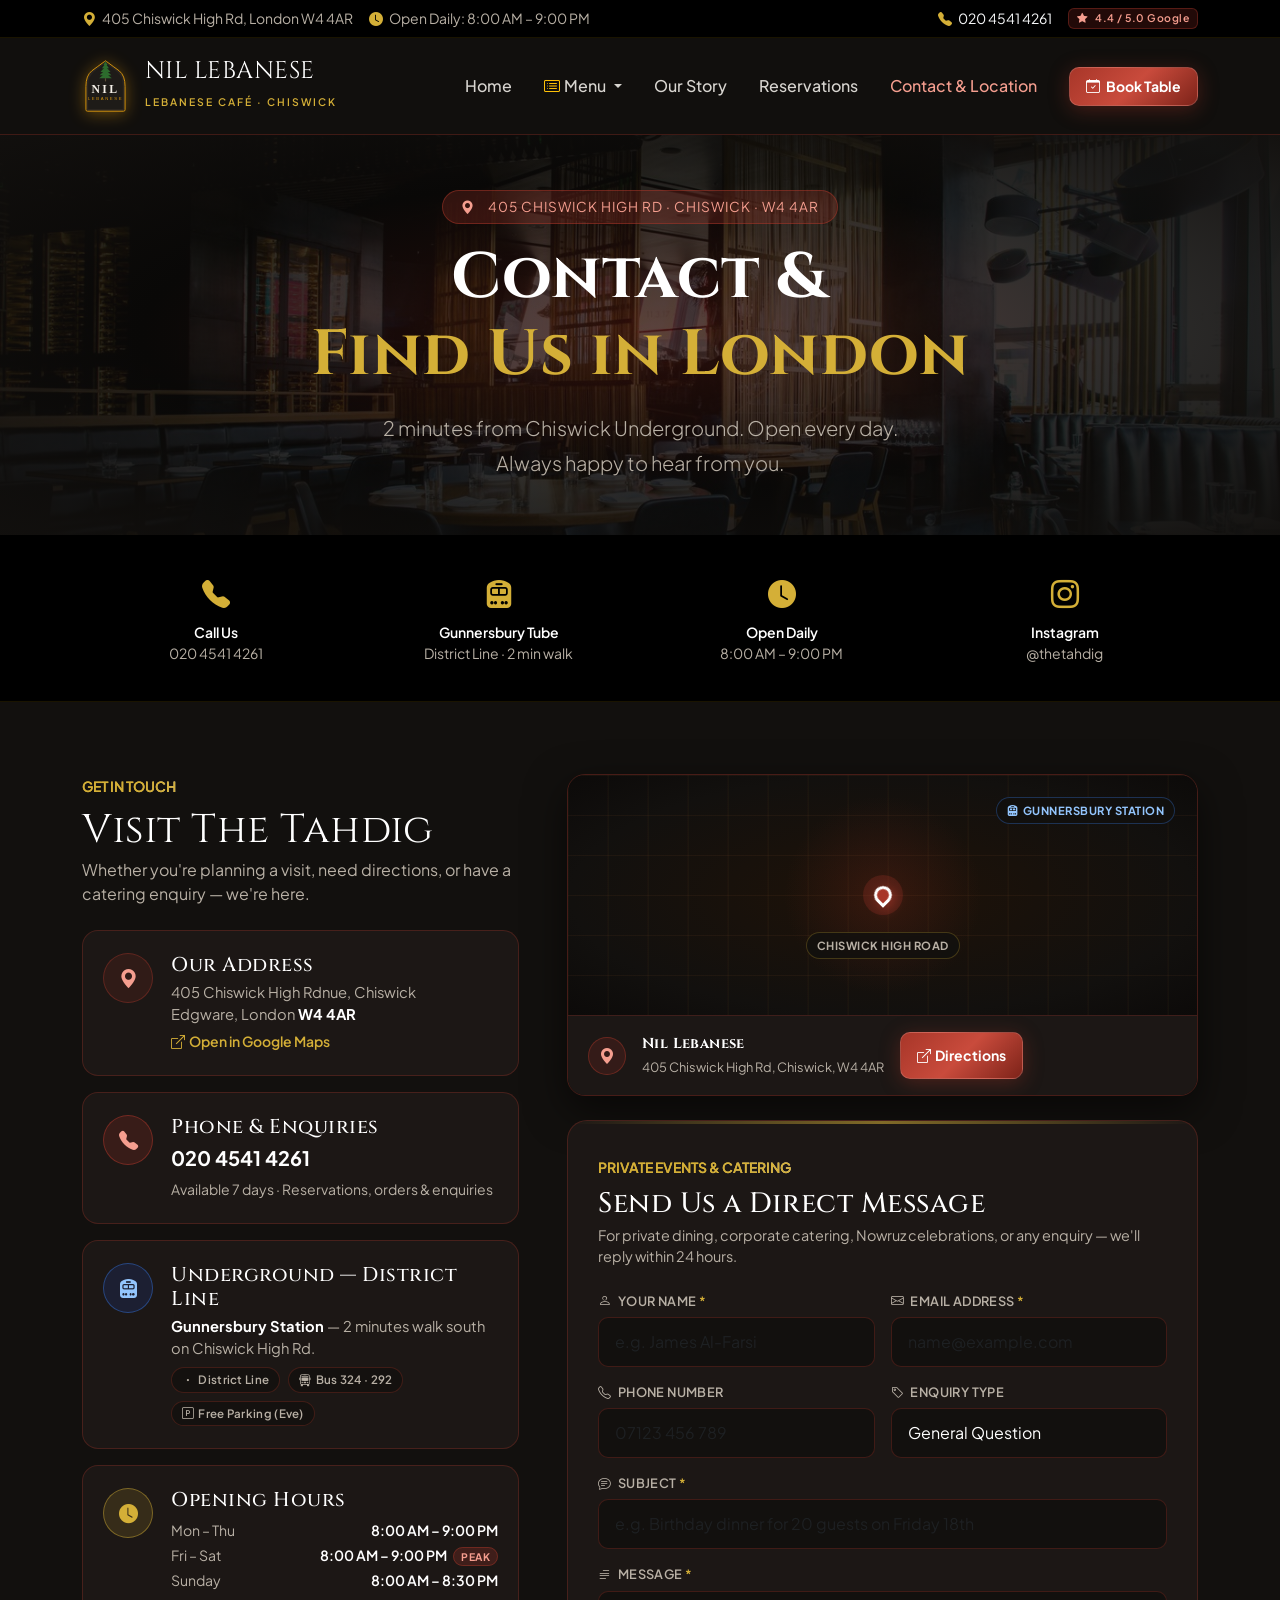
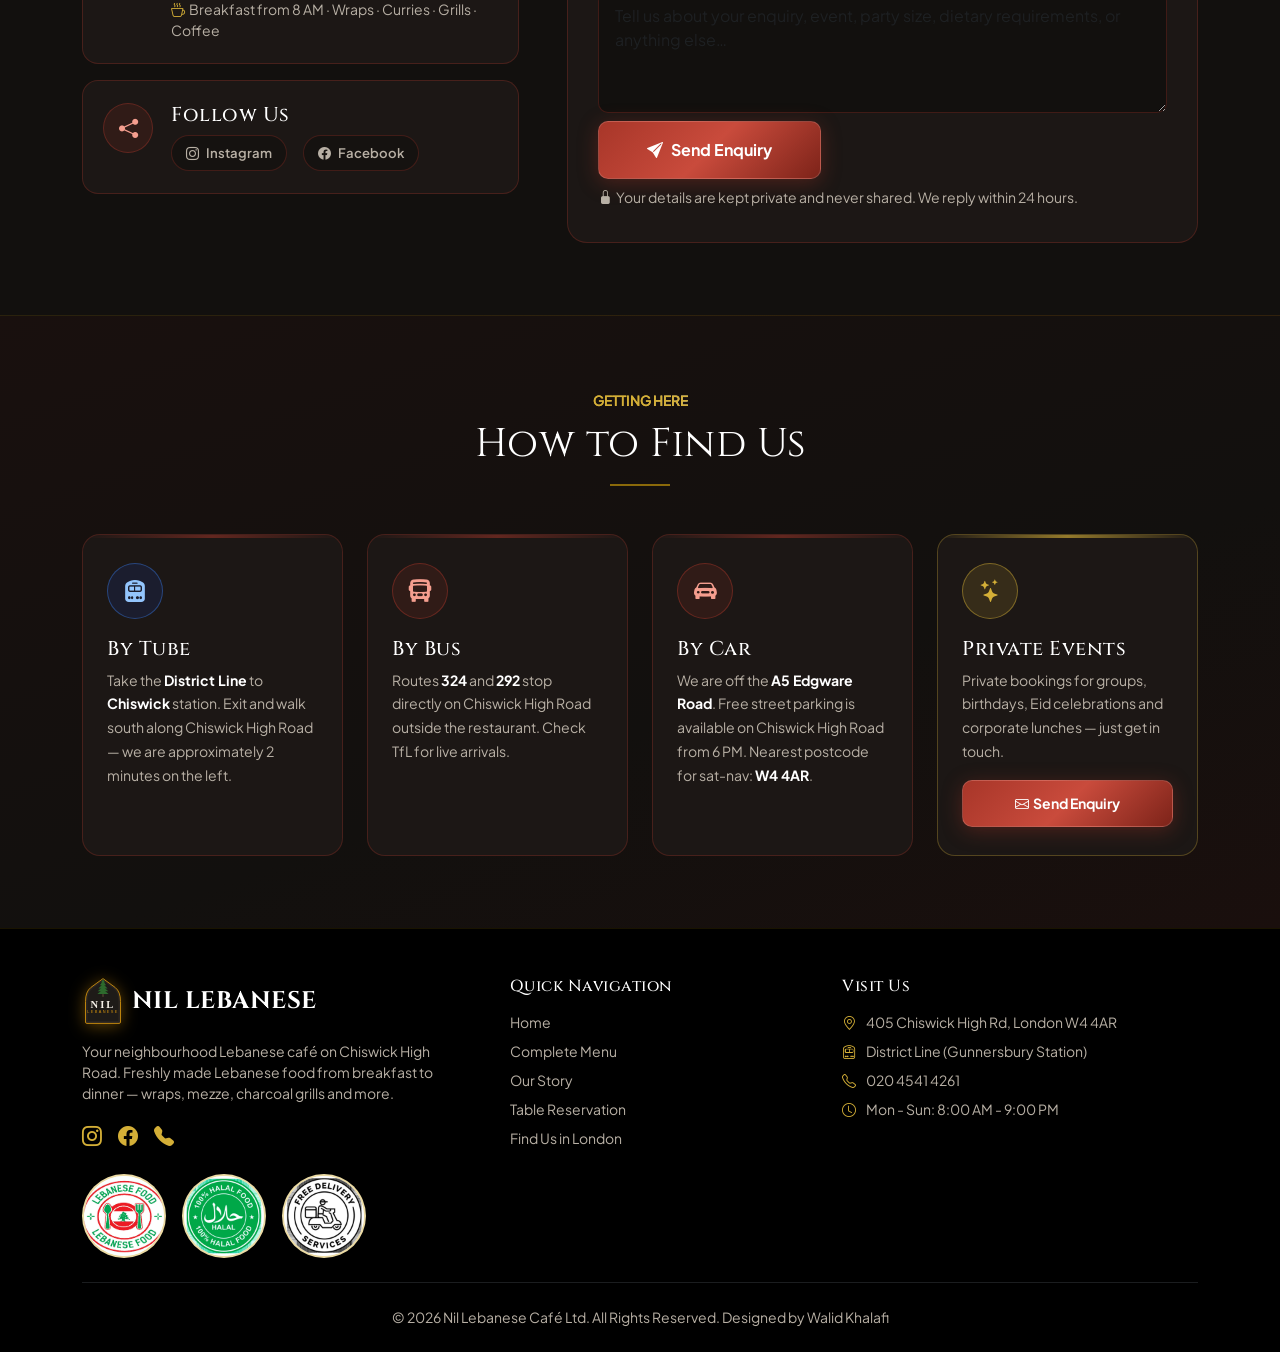
<file: src/contact.html>
﻿<!doctype html>
<html lang="en">
<head>
  <meta charset="utf-8">
  <meta name="viewport" content="width=device-width, initial-scale=1">
  <link rel="icon" type="image/svg+xml" href="img/logo.svg">
  <title>Contact &amp; Location | Nil Lebanese – Find Us in Chiswick</title>
  <meta name="description" content="Find Nil Lebanese at 405 Chiswick High Rd, Chiswick. 2 minutes from Gunnersbury Underground (District Line). Open daily 9 AM–9:00 PM. Call 020 4541 4261.">
  <!-- Bootstrap 5.3 CSS -->
  <link href="https://cdn.jsdelivr.net/npm/bootstrap@5.3.3/dist/css/bootstrap.min.css" rel="stylesheet">
  <!-- Bootstrap Icons -->
  <link rel="stylesheet" href="https://cdn.jsdelivr.net/npm/bootstrap-icons@1.11.3/font/bootstrap-icons.min.css">
  <!-- Google Fonts -->
  <link rel="preconnect" href="https://fonts.googleapis.com">
  <link rel="preconnect" href="https://fonts.gstatic.com" crossorigin>
  <link href="https://fonts.googleapis.com/css2?family=Cinzel:wght@600;700;800;900&family=Plus+Jakarta+Sans:wght@300;400;500;600;700&family=Vazirmatn:wght@400;500;700&display=swap" rel="stylesheet">
  <link rel="stylesheet" href="css/style.css">
</head>
<body>

  <!-- ╔══════════════════════════════════════════════════╗ -->
  <!--   TOP INFO BAR                                      -->
  <!-- ╚══════════════════════════════════════════════════╝ -->
  <div class="bg-black py-2 border-bottom border-warning border-opacity-10 small">
    <div class="container d-flex justify-content-between align-items-center flex-wrap gap-2 text-secondary">
      <div class="d-flex align-items-center gap-3">
        <span><i class="bi bi-geo-alt-fill text-gold me-1"></i> 405 Chiswick High Rd, London W4 4AR</span>
        <span class="d-none d-md-inline"><i class="bi bi-clock-fill text-gold me-1"></i> Open Daily: 8:00 AM – 9:00 PM</span>
      </div>
      <div class="d-flex align-items-center gap-3">
        <a href="tel:02045414261" class="text-decoration-none text-light"><i class="bi bi-telephone-fill text-gold me-1"></i> 020 4541 4261</a>
        <span class="badge badge-gold px-2 py-1"><i class="bi bi-star-fill me-1"></i> 4.4 / 5.0 Google</span>
      </div>
    </div>
  </div>

  <!-- ╔══════════════════════════════════════════════════╗ -->
  <!--   STICKY NAVBAR                                     -->
  <!-- ╚══════════════════════════════════════════════════╝ -->
  <nav class="navbar navbar-expand-lg navbar-dark navbar-tahdig sticky-top py-3">
    <div class="container">
      <a class="navbar-brand d-flex align-items-center gap-3" href="index.html">
        <span class="brand-logo-wrap"><img src="img/logo.svg" alt="Nil Lebanese Logo" width="54" height="62"></span>
        <div>
          <span class="fs-4 fw-black text-white font-serif-luxury tracking-wider d-block lh-1">NIL LEBANESE</span>
          <small class="text-uppercase fw-semibold" style="color: var(--tahdig-gold); letter-spacing: 2px; font-size: 0.65rem;">Lebanese Café · Chiswick</small>
        </div>
      </a>
      <button class="navbar-toggler border-0 text-white" type="button" data-bs-toggle="collapse" data-bs-target="#navbarContent">
        <span class="navbar-toggler-icon"></span>
      </button>
      <div class="collapse navbar-collapse" id="navbarContent">
        <ul class="navbar-nav ms-auto mb-2 mb-lg-0 align-items-lg-center gap-lg-3">
          <li class="nav-item"><a class="nav-link" href="index.html">Home</a></li>
          <li class="nav-item"><a class="nav-link" href="menu.html" data-nav-menu>Menu</a></li>
          <li class="nav-item"><a class="nav-link" href="about.html">Our Story</a></li>
          <li class="nav-item"><a class="nav-link" href="reservation.html">Reservations</a></li>
          <li class="nav-item"><a class="nav-link active" href="contact.html">Contact &amp; Location</a></li>
          <li class="nav-item ms-lg-2">
            <a href="reservation.html" class="btn btn-tahdig btn-sm px-3 py-2"><i class="bi bi-calendar-check me-1"></i> Book Table</a>
          </li>
        </ul>
      </div>
    </div>
  </nav>

  <!-- ╔══════════════════════════════════════════════════╗ -->
  <!--   PAGE HEADER BANNER                                -->
  <!-- ╚══════════════════════════════════════════════════╝ -->
  <div class="contact-page-banner position-relative overflow-hidden">
    <img src="img/hero-interior.jpg" alt="Nil Lebanese restaurant interior" class="contact-banner-img">
    <div class="contact-banner-overlay"></div>
    <div class="container position-relative z-1 py-5 text-center">
      <span class="hero-glow-badge mb-3 d-inline-flex">
        <i class="bi bi-geo-alt-fill me-1"></i> 405 Chiswick High Rd · Chiswick · W4 4AR
      </span>
      <h1 class="display-3 fw-bold text-white font-serif-luxury mb-3">
        Contact &amp;<br>
        <span class="text-brand">Find Us in London</span>
      </h1>
      <p class="lead mb-0 mx-auto" style="color:var(--tahdig-text-muted);max-width:560px;line-height:1.75;">
        2 minutes from Chiswick Underground. Open every day. Always happy to hear from you.
      </p>
    </div>
  </div>

  <!-- ╔══════════════════════════════════════════════════╗ -->
  <!--   QUICK-CONTACT STRIP                               -->
  <!-- ╚══════════════════════════════════════════════════╝ -->
  <div class="py-4 border-bottom border-warning border-opacity-10 bg-black">
    <div class="container">
      <div class="row g-3 text-center">
        <div class="col-6 col-md-3">
          <a href="tel:02045414261" class="contact-strip-item text-decoration-none">
            <i class="bi bi-telephone-fill text-gold fs-3 mb-2 d-block"></i>
            <span class="text-white fw-semibold small d-block">Call Us</span>
            <span class="small" style="color:var(--tahdig-text-muted);">020 4541 4261</span>
          </a>
        </div>
        <div class="col-6 col-md-3">
          <div class="contact-strip-item">
            <i class="bi bi-train-front-fill text-gold fs-3 mb-2 d-block"></i>
            <span class="text-white fw-semibold small d-block">Gunnersbury Tube</span>
            <span class="small" style="color:var(--tahdig-text-muted);">District Line · 2 min walk</span>
          </div>
        </div>
        <div class="col-6 col-md-3">
          <div class="contact-strip-item">
            <i class="bi bi-clock-fill text-gold fs-3 mb-2 d-block"></i>
            <span class="text-white fw-semibold small d-block">Open Daily</span>
            <span class="small" style="color:var(--tahdig-text-muted);">8:00 AM – 9:00 PM</span>
          </div>
        </div>
        <div class="col-6 col-md-3">
          <a href="https://instagram.com/nillebanese" target="_blank" rel="noopener" class="contact-strip-item text-decoration-none">
            <i class="bi bi-instagram text-gold fs-3 mb-2 d-block"></i>
            <span class="text-white fw-semibold small d-block">Instagram</span>
            <span class="small" style="color:var(--tahdig-text-muted);">@thetahdig</span>
          </a>
        </div>
      </div>
    </div>
  </div>

  <!-- ╔══════════════════════════════════════════════════╗ -->
  <!--   MAIN CONTENT — INFO CARDS + CONTACT FORM          -->
  <!-- ╚══════════════════════════════════════════════════╝ -->
  <section class="py-5" style="background:var(--tahdig-dark-bg);">
    <div class="container py-4">
      <div class="row g-5 align-items-start">

        <!-- ── LEFT: Contact info cards ── -->
        <div class="col-lg-5" data-reveal>

          <div class="mb-4">
            <span class="text-gold gold-shimmer text-uppercase tracking-wider small fw-semibold">Get in Touch</span>
            <h2 class="display-6 text-white font-serif-luxury mt-2 mb-1">Visit The Tahdig</h2>
            <p style="color:var(--tahdig-text-muted);">
              Whether you're planning a visit, need directions, or have a catering enquiry — we're here.
            </p>
          </div>

          <div class="d-flex flex-column gap-3">

            <!-- Address -->
            <div class="contact-info-card" data-reveal>
              <div class="contact-info-icon">
                <i class="bi bi-geo-alt-fill"></i>
              </div>
              <div class="contact-info-body">
                <h5 class="text-white font-serif-luxury mb-1">Our Address</h5>
                <p class="mb-1" style="color:var(--tahdig-text-muted);font-size:0.92rem;">
                  405 Chiswick High Rdnue, Chiswick<br>
                  Edgware, London <strong class="text-white">W4 4AR</strong>
                </p>
                <a href="https://maps.google.com/?q=The+Tahdig+London+42+Watling+Ave+Burnt+Oak"
                   target="_blank" rel="noopener"
                   class="small text-gold text-decoration-none fw-semibold hover-gold">
                  <i class="bi bi-box-arrow-up-right me-1"></i>Open in Google Maps
                </a>
              </div>
            </div>

            <!-- Phone -->
            <div class="contact-info-card" data-reveal>
              <div class="contact-info-icon contact-info-icon--brand">
                <i class="bi bi-telephone-fill"></i>
              </div>
              <div class="contact-info-body">
                <h5 class="text-white font-serif-luxury mb-1">Phone &amp; Enquiries</h5>
                <a href="tel:02045414261" class="text-white fw-bold text-decoration-none fs-5 d-block mb-1">020 4541 4261</a>
                <span class="small" style="color:var(--tahdig-text-muted);">
                  Available 7 days · Reservations, orders &amp; enquiries
                </span>
              </div>
            </div>

            <!-- Underground -->
            <div class="contact-info-card" data-reveal>
              <div class="contact-info-icon contact-info-icon--tube">
                <i class="bi bi-train-front-fill"></i>
              </div>
              <div class="contact-info-body">
                <h5 class="text-white font-serif-luxury mb-1">Underground — District Line</h5>
                <p class="mb-1" style="color:var(--tahdig-text-muted);font-size:0.92rem;">
                  <strong class="text-white">Gunnersbury Station</strong> — 2 minutes walk south on Chiswick High Rd.
                </p>
                <div class="d-flex flex-wrap gap-2 mt-2">
                  <span class="contact-tube-badge"><i class="bi bi-dot me-1"></i>District Line</span>
                  <span class="contact-tube-badge"><i class="bi bi-bus-front me-1"></i>Bus 324 · 292</span>
                  <span class="contact-tube-badge"><i class="bi bi-p-square me-1"></i>Free Parking (Eve)</span>
                </div>
              </div>
            </div>

            <!-- Opening Hours -->
            <div class="contact-info-card" data-reveal>
              <div class="contact-info-icon contact-info-icon--gold">
                <i class="bi bi-clock-fill"></i>
              </div>
              <div class="contact-info-body">
                <h5 class="text-white font-serif-luxury mb-2">Opening Hours</h5>
                <div class="d-flex flex-column gap-1" style="font-size:0.88rem;">
                  <div class="d-flex justify-content-between">
                    <span style="color:var(--tahdig-text-muted);">Mon – Thu</span>
                    <span class="text-white fw-semibold">8:00 AM – 9:00 PM</span>
                  </div>
                  <div class="d-flex justify-content-between">
                    <span style="color:var(--tahdig-text-muted);">Fri – Sat</span>
                    <span class="text-white fw-semibold">
                      8:00 AM – 9:00 PM
                      <span class="contact-peak-pill ms-1">Peak</span>
                    </span>
                  </div>
                  <div class="d-flex justify-content-between">
                    <span style="color:var(--tahdig-text-muted);">Sunday</span>
                    <span class="text-white fw-semibold">8:00 AM – 8:30 PM</span>
                  </div>
                </div>
                <p class="small mb-0 mt-2" style="color:var(--tahdig-text-muted);">
                  <i class="bi bi-cup-hot text-gold me-1"></i>Breakfast from 8 AM · Wraps · Curries · Grills · Coffee
                </p>
              </div>
            </div>

            <!-- Social media -->
            <div class="contact-info-card" data-reveal>
              <div class="contact-info-icon">
                <i class="bi bi-share-fill"></i>
              </div>
              <div class="contact-info-body">
                <h5 class="text-white font-serif-luxury mb-2">Follow Us</h5>
                <div class="d-flex gap-3">
                  <a href="https://instagram.com/nillebanese" target="_blank" rel="noopener"
                     class="contact-social-btn" aria-label="Instagram">
                    <i class="bi bi-instagram"></i>
                    <span>Instagram</span>
                  </a>
                  <a href="https://facebook.com/nillebanese" target="_blank" rel="noopener"
                     class="contact-social-btn" aria-label="Facebook">
                    <i class="bi bi-facebook"></i>
                    <span>Facebook</span>
                  </a>
                </div>
              </div>
            </div>

          </div>
        </div>

        <!-- ── RIGHT: Enquiry form + map ── -->
        <div class="col-lg-7" data-reveal>

          <!-- Dark map preview card -->
          <div class="contact-map-card mb-4">
            <div class="contact-map-inner">

              <!-- Stylised dark map placeholder with pin and address overlay -->
              <div class="contact-map-bg" role="img" aria-label="Map showing Nil Lebanese location at 405 Chiswick High Rdnue Chiswick">
                <!-- Grid lines for map aesthetic -->
                <div class="contact-map-grid" aria-hidden="true"></div>

                <!-- Centre pin -->
                <div class="contact-map-pin" aria-hidden="true">
                  <div class="contact-map-pin-dot"></div>
                  <div class="contact-map-pin-pulse"></div>
                </div>

                <!-- Street label chips -->
                <div class="contact-map-label contact-map-label--watling" aria-hidden="true">Chiswick High Road</div>
                <div class="contact-map-label contact-map-label--tube" aria-hidden="true">
                  <i class="bi bi-train-front-fill me-1"></i>Gunnersbury Station
                </div>
              </div>

              <!-- Address card overlay bottom -->
              <div class="contact-map-address">
                <div class="d-flex align-items-center gap-3">
                  <div class="contact-map-address-icon">
                    <i class="bi bi-geo-alt-fill"></i>
                  </div>
                  <div>
                    <strong class="text-white d-block" style="font-family:'Cinzel',Georgia,serif;font-size:0.9rem;letter-spacing:0.4px;">Nil Lebanese</strong>
                    <span style="color:var(--tahdig-text-muted);font-size:0.8rem;">405 Chiswick High Rd, Chiswick, W4 4AR</span>
                  </div>
                  <a href="https://maps.google.com/?q=The+Tahdig+London+42+Watling+Ave+Burnt+Oak"
                     target="_blank" rel="noopener"
                     class="btn btn-tahdig btn-sm ms-auto px-3"
                     aria-label="Open in Google Maps">
                    <i class="bi bi-box-arrow-up-right me-1"></i>Directions
                  </a>
                </div>
              </div>

            </div>
          </div>

          <!-- Enquiry / contact form -->
          <div class="contact-form-card">

            <div class="mb-4">
              <span class="text-gold gold-shimmer text-uppercase tracking-wider small fw-semibold">Private Events &amp; Catering</span>
              <h3 class="text-white font-serif-luxury mt-2 mb-1">Send Us a Direct Message</h3>
              <p class="mb-0" style="color:var(--tahdig-text-muted);font-size:0.9rem;">
                For private dining, corporate catering, Nowruz celebrations, or any enquiry — we'll reply within 24 hours.
              </p>
            </div>

            <form id="contactEnquiryForm" novalidate>
              <div class="row g-3">

                <!-- Name -->
                <div class="col-md-6">
                  <label for="contactName" class="resv-label">
                    <i class="bi bi-person me-1"></i> Your Name <span class="text-brand">*</span>
                  </label>
                  <input type="text" id="contactName" class="form-control form-control-tahdig"
                         placeholder="e.g. James Al-Farsi" required autocomplete="name">
                </div>

                <!-- Email -->
                <div class="col-md-6">
                  <label for="contactEmail" class="resv-label">
                    <i class="bi bi-envelope me-1"></i> Email Address <span class="text-brand">*</span>
                  </label>
                  <input type="email" id="contactEmail" class="form-control form-control-tahdig"
                         placeholder="name@example.com" required autocomplete="email">
                </div>

                <!-- Phone -->
                <div class="col-md-6">
                  <label for="contactPhone" class="resv-label">
                    <i class="bi bi-telephone me-1"></i> Phone Number
                  </label>
                  <input type="tel" id="contactPhone" class="form-control form-control-tahdig"
                         placeholder="07123 456 789" autocomplete="tel">
                </div>

                <!-- Enquiry type -->
                <div class="col-md-6">
                  <label for="contactType" class="resv-label">
                    <i class="bi bi-tag me-1"></i> Enquiry Type
                  </label>
                  <select id="contactType" class="form-select form-select-tahdig">
                    <option value="general">General Question</option>
                    <option value="private-event">Private Event / Party Hire</option>
                    <option value="catering">Corporate Catering</option>
                    <option value="eid">Eid &amp; Celebration Feast</option>
                    <option value="media">Press &amp; Media</option>
                    <option value="feedback">Feedback &amp; Compliments</option>
                    <option value="other">Other</option>
                  </select>
                </div>

                <!-- Subject -->
                <div class="col-12">
                  <label for="contactSubject" class="resv-label">
                    <i class="bi bi-chat-text me-1"></i> Subject <span class="text-brand">*</span>
                  </label>
                  <input type="text" id="contactSubject" class="form-control form-control-tahdig"
                         placeholder="e.g. Birthday dinner for 20 guests on Friday 18th" required>
                </div>

                <!-- Message -->
                <div class="col-12">
                  <label for="contactMessage" class="resv-label">
                    <i class="bi bi-text-paragraph me-1"></i> Message <span class="text-brand">*</span>
                  </label>
                  <textarea id="contactMessage" class="form-control form-control-tahdig" rows="4"
                            placeholder="Tell us about your enquiry, event, party size, dietary requirements, or anything else…"
                            required></textarea>
                </div>

                <!-- Submit -->
                <div class="col-12 mt-2">
                  <button type="submit" class="btn btn-tahdig px-5 py-3" id="contactSubmitBtn">
                    <i class="bi bi-send-fill me-2"></i>Send Enquiry
                  </button>
                  <p class="mt-2 mb-0 small" style="color:var(--tahdig-text-muted);">
                    <i class="bi bi-lock-fill me-1"></i>Your details are kept private and never shared. We reply within 24 hours.
                  </p>
                </div>

              </div>
            </form>

            <!-- Confirmation message injected by JS below -->
            <div id="contactFormAlert"></div>

          </div>
        </div>

      </div>
    </div>
  </section>

  <!-- ╔══════════════════════════════════════════════════╗ -->
  <!--   HOW TO FIND US — DIRECTIONS GRID                  -->
  <!-- ╚══════════════════════════════════════════════════╝ -->
  <section class="py-5 border-top border-warning border-opacity-10"
           style="background:linear-gradient(160deg,#19100e 0%,#12100e 60%,#1a0f0d 100%);">
    <div class="container py-4">

      <div class="text-center mb-5" data-reveal>
        <span class="text-gold gold-shimmer text-uppercase tracking-wider small fw-semibold">Getting Here</span>
        <h2 class="display-6 text-white font-serif-luxury mt-2">How to Find Us</h2>
        <div class="mx-auto bg-warning bg-opacity-50 mt-3" style="height:2px;width:60px;"></div>
      </div>

      <div class="row g-4">

        <!-- By Tube -->
        <div class="col-md-6 col-lg-3" data-reveal>
          <div class="contact-direction-card h-100">
            <div class="contact-direction-icon contact-direction-icon--tube">
              <i class="bi bi-train-front-fill"></i>
            </div>
            <h5 class="text-white font-serif-luxury mb-2">By Tube</h5>
            <p class="mb-0" style="color:var(--tahdig-text-muted);font-size:0.88rem;line-height:1.7;">
              Take the <strong class="text-white">District Line</strong> to <strong class="text-white">Chiswick</strong> station. Exit and walk south along Chiswick High Road — we are approximately 2 minutes on the left.
            </p>
          </div>
        </div>

        <!-- By Bus -->
        <div class="col-md-6 col-lg-3" data-reveal>
          <div class="contact-direction-card h-100">
            <div class="contact-direction-icon">
              <i class="bi bi-bus-front-fill"></i>
            </div>
            <h5 class="text-white font-serif-luxury mb-2">By Bus</h5>
            <p class="mb-0" style="color:var(--tahdig-text-muted);font-size:0.88rem;line-height:1.7;">
              Routes <strong class="text-white">324</strong> and <strong class="text-white">292</strong> stop directly on Chiswick High Road outside the restaurant. Check TfL for live arrivals.
            </p>
          </div>
        </div>

        <!-- By Car -->
        <div class="col-md-6 col-lg-3" data-reveal>
          <div class="contact-direction-card h-100">
            <div class="contact-direction-icon">
              <i class="bi bi-car-front-fill"></i>
            </div>
            <h5 class="text-white font-serif-luxury mb-2">By Car</h5>
            <p class="mb-0" style="color:var(--tahdig-text-muted);font-size:0.88rem;line-height:1.7;">
              We are off the <strong class="text-white">A5 Edgware Road</strong>. Free street parking is available on Chiswick High Road from 6 PM. Nearest postcode for sat-nav: <strong class="text-white">W4 4AR</strong>.
            </p>
          </div>
        </div>

        <!-- Private Events -->
        <div class="col-md-6 col-lg-3" data-reveal>
          <div class="contact-direction-card contact-direction-card--gold h-100">
            <div class="contact-direction-icon contact-direction-icon--gold">
              <i class="bi bi-stars"></i>
            </div>
            <h5 class="text-white font-serif-luxury mb-2">Private Events</h5>
            <p class="mb-3" style="color:var(--tahdig-text-muted);font-size:0.88rem;line-height:1.7;">
              Private bookings for groups, birthdays, Eid celebrations and corporate lunches — just get in touch.
            </p>
            <a href="#contactEnquiryForm" class="btn btn-tahdig btn-sm w-100">
              <i class="bi bi-envelope me-1"></i>Send Enquiry
            </a>
          </div>
        </div>

      </div>
    </div>
  </section>

  <!-- ╔══════════════════════════════════════════════════╗ -->
  <!--   FOOTER                                            -->
  <!-- ╚══════════════════════════════════════════════════╝ -->
  <footer class="bg-black pt-5 pb-4 border-top border-warning border-opacity-10 text-secondary">
    <div class="container">
      <div class="row g-4 justify-content-between">

        <!-- Brand & Trust Badges -->
        <div class="col-lg-4">
          <div class="d-flex align-items-center gap-2 mb-3">
            <span class="brand-logo-wrap"><img src="img/logo.svg" alt="Nil Lebanese Logo" width="54" height="62"></span>
            <span class="fw-bold fs-4 text-white font-serif-luxury">NIL LEBANESE</span>
          </div>
          <p class="small">
            Your neighbourhood Lebanese café on Chiswick High Road. Freshly made Lebanese food from breakfast to dinner — wraps, mezze, charcoal grills and more.
          </p>
          <div class="d-flex gap-3 fs-5 mt-3">
            <a href="https://instagram.com/nillebanese" target="_blank" class="text-gold" aria-label="Instagram"><i class="bi bi-instagram"></i></a>
            <a href="https://facebook.com/nillebanese" target="_blank" class="text-gold" aria-label="Facebook"><i class="bi bi-facebook"></i></a>
            <a href="tel:02045414261" class="text-gold" aria-label="Call us"><i class="bi bi-telephone-fill"></i></a>
          </div>
          <div class="d-flex flex-wrap gap-3 mt-4">
            <img src="img/authentic-persian-cuisine.png" alt="Authentic Lebanese Food - Top Quality" class="footer-badge" loading="lazy" width="84" height="84">
            <img src="img/halal-food.png" alt="100% Halal Food Certified" class="footer-badge" loading="lazy" width="84" height="84">
            <img src="img/free-delivery.png" alt="Free Delivery Services" class="footer-badge" loading="lazy" width="84" height="84">
          </div>
        </div>

        <!-- Quick Navigation -->
        <div class="col-lg-3 col-6">
          <h6 class="text-white font-serif-luxury mb-3">Quick Navigation</h6>
          <ul class="list-unstyled small d-flex flex-column gap-2">
            <li><a href="index.html" class="text-decoration-none text-secondary hover-gold">Home</a></li>
            <li><a href="menu.html" class="text-decoration-none text-secondary hover-gold">Complete Menu</a></li>
            <li><a href="about.html" class="text-decoration-none text-secondary hover-gold">Our Story</a></li>
            <li><a href="reservation.html" class="text-decoration-none text-secondary hover-gold">Table Reservation</a></li>
            <li><a href="contact.html" class="text-decoration-none text-secondary hover-gold">Find Us in London</a></li>
          </ul>
        </div>

        <!-- Visit Us -->
        <div class="col-lg-4 col-6">
          <h6 class="text-white font-serif-luxury mb-3">Visit Us</h6>
          <p class="small mb-2"><i class="bi bi-geo-alt text-gold me-2"></i> 405 Chiswick High Rd, London W4 4AR</p>
          <p class="small mb-2"><i class="bi bi-train-front text-gold me-2"></i> District Line (Gunnersbury Station)</p>
          <p class="small mb-2"><i class="bi bi-telephone text-gold me-2"></i> 020 4541 4261</p>
          <p class="small mb-0"><i class="bi bi-clock text-gold me-2"></i> Mon - Sun: 8:00 AM - 9:00 PM</p>
        </div>

      </div>
      <div class="text-center pt-4 mt-4 border-top border-secondary border-opacity-25 small">
        <p class="mb-0">© 2026 Nil Lebanese Café Ltd. All Rights Reserved. Designed by Walid Khalafi</p>
      </div>
    </div>
  </footer>

  <!-- Bootstrap 5 Bundle JS -->
  <script src="https://cdn.jsdelivr.net/npm/bootstrap@5.3.3/dist/js/bootstrap.bundle.min.js"></script>
  <script src="js/dishes.js"></script>
  <script src="js/main.js"></script>

  <!-- Contact form inline handler -->
  <script>
    (function () {
      var form  = document.getElementById('contactEnquiryForm');
      var alert = document.getElementById('contactFormAlert');
      if (!form || !alert) return;

      form.addEventListener('submit', function (e) {
        e.preventDefault();
        var name = (document.getElementById('contactName')?.value || 'there').trim();
        var type = document.getElementById('contactType')?.options[document.getElementById('contactType').selectedIndex]?.text || 'enquiry';

        alert.innerHTML =
          '<div class="alert border-0 bg-success bg-opacity-25 text-white p-3 rounded-3 mt-3">' +
          '<h5 class="alert-heading text-gold mb-1"><i class="bi bi-check-circle-fill me-2"></i>Message Received!</h5>' +
          '<p class="mb-0 small">Thank you <strong>' + name + '</strong>! We've received your ' + type + ' and will get back to you within 24 hours. Alternatively call us on <a href="tel:02045414261" class="text-gold fw-semibold text-decoration-none">020 4541 4261</a>.</p>' +
          '</div>';

        form.reset();
        alert.scrollIntoView({ behavior: 'smooth', block: 'nearest' });
      });
    })();
  </script>

</body>
</html>
</file>
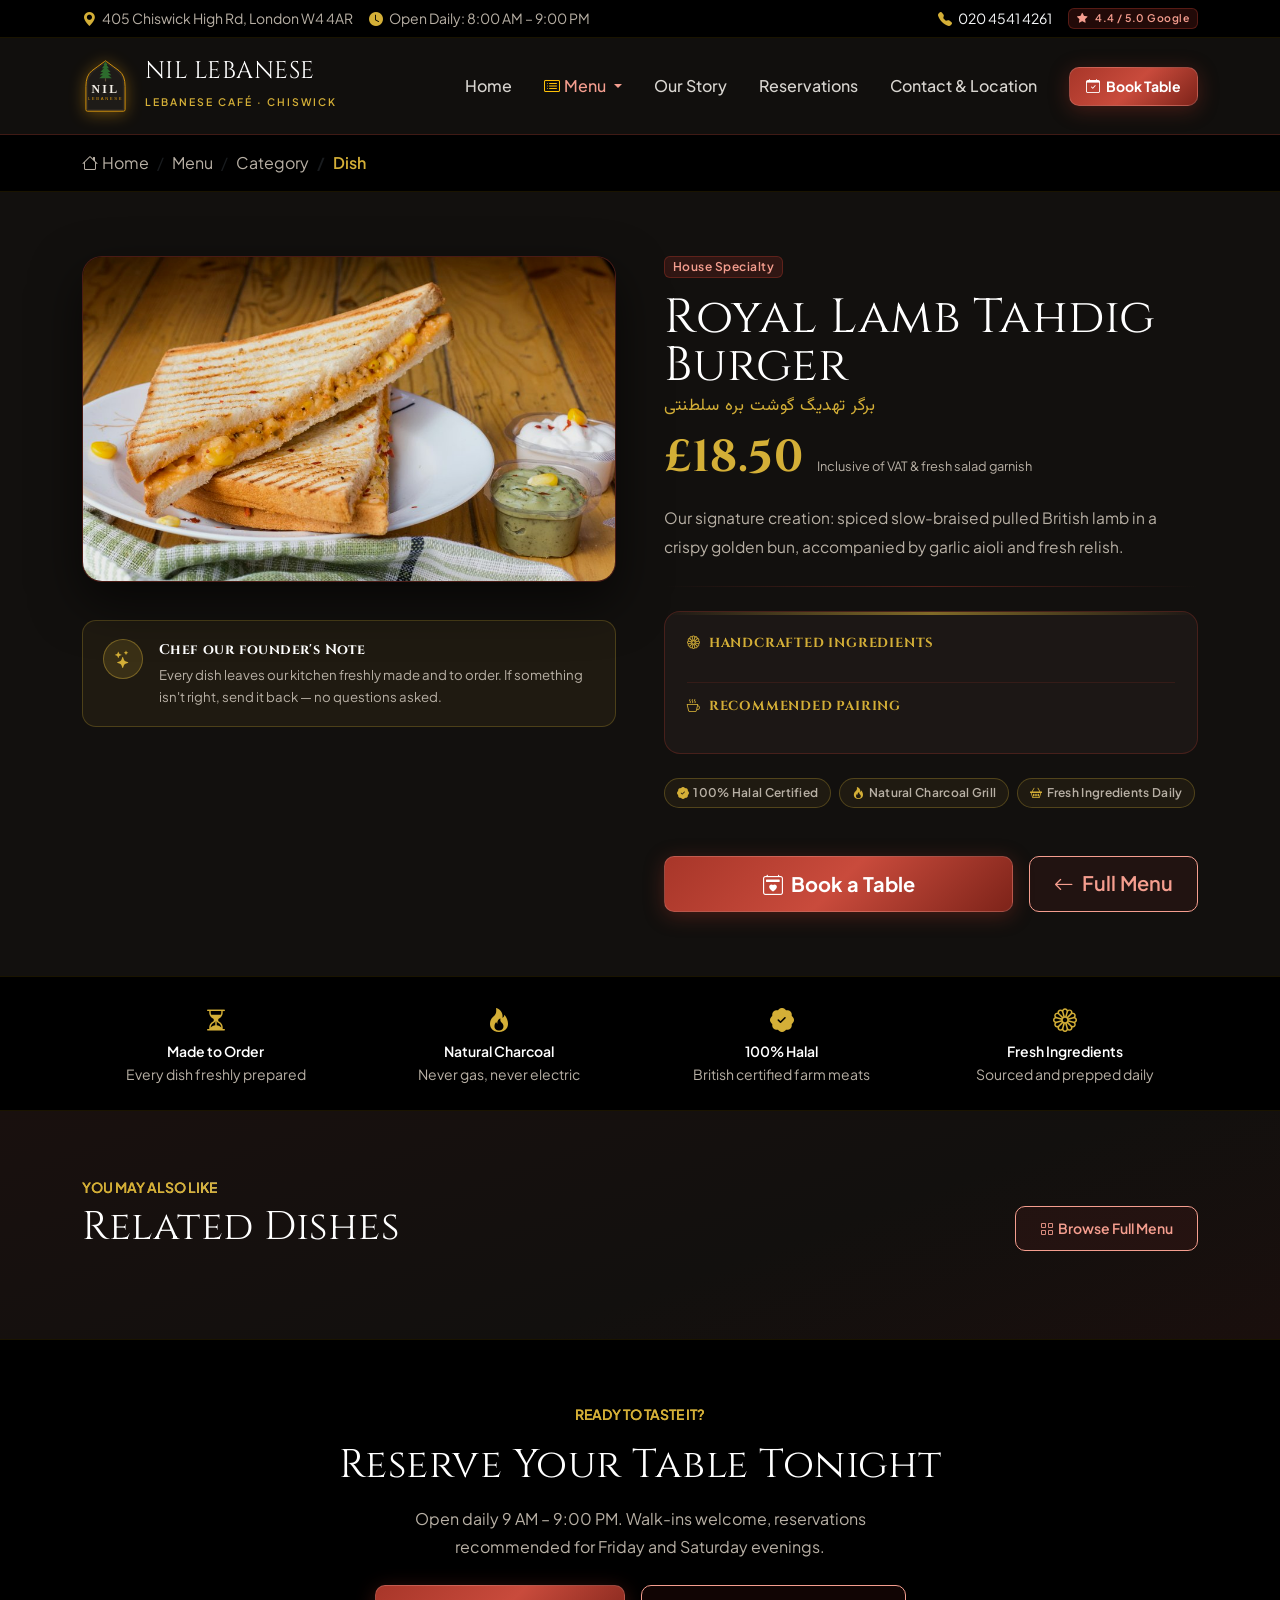
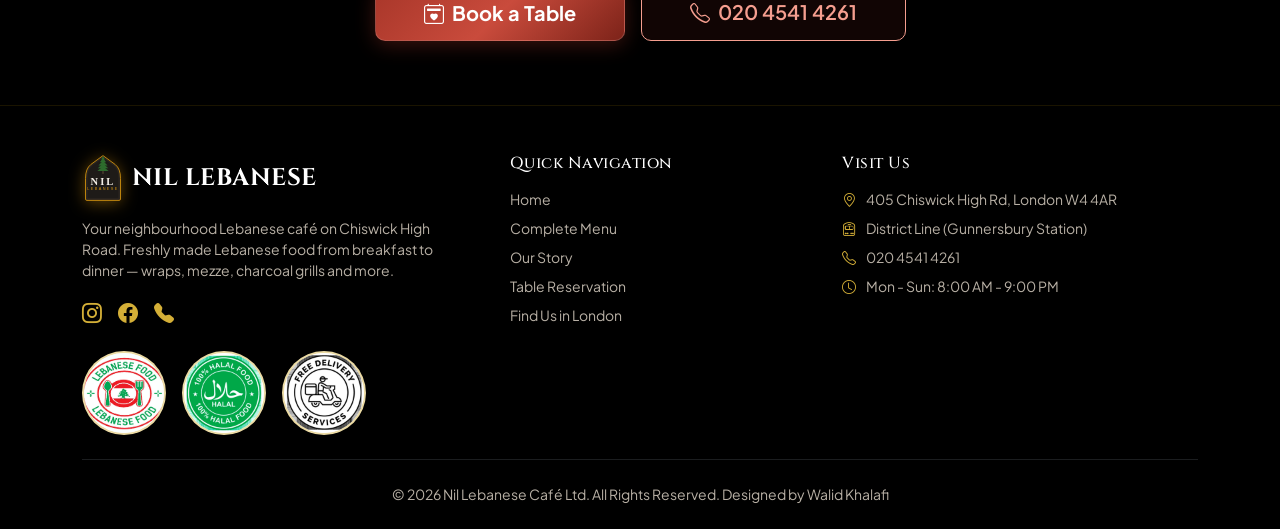
<file: src/dish-detail.html>
﻿<!doctype html>
<html lang="en">
<head>
  <meta charset="utf-8">
  <meta name="viewport" content="width=device-width, initial-scale=1">
  <link rel="icon" type="image/svg+xml" href="img/logo.svg">
  <title>Nil Lebanese | Dish Detail</title>
  <meta name="description" content="Explore every dish on Nil Lebanese menu. Ingredients, chef's notes, pairing suggestions and more.">
  <!-- Bootstrap 5.3 CSS -->
  <link href="https://cdn.jsdelivr.net/npm/bootstrap@5.3.3/dist/css/bootstrap.min.css" rel="stylesheet">
  <!-- Bootstrap Icons -->
  <link rel="stylesheet" href="https://cdn.jsdelivr.net/npm/bootstrap-icons@1.11.3/font/bootstrap-icons.min.css">
  <!-- Google Fonts -->
  <link rel="preconnect" href="https://fonts.googleapis.com">
  <link rel="preconnect" href="https://fonts.gstatic.com" crossorigin>
  <link href="https://fonts.googleapis.com/css2?family=Cinzel:wght@600;700;800;900&family=Plus+Jakarta+Sans:wght@300;400;500;600;700&family=Vazirmatn:wght@400;500;700&display=swap" rel="stylesheet">
  <link rel="stylesheet" href="css/style.css">
</head>
<body>

  <!-- ╔══════════════════════════════════════════════════╗ -->
  <!--   TOP INFO BAR                                      -->
  <!-- ╚══════════════════════════════════════════════════╝ -->
  <div class="bg-black py-2 border-bottom border-warning border-opacity-10 small">
    <div class="container d-flex justify-content-between align-items-center flex-wrap gap-2 text-secondary">
      <div class="d-flex align-items-center gap-3">
        <span><i class="bi bi-geo-alt-fill text-gold me-1"></i> 405 Chiswick High Rd, London W4 4AR</span>
        <span class="d-none d-md-inline"><i class="bi bi-clock-fill text-gold me-1"></i> Open Daily: 8:00 AM – 9:00 PM</span>
      </div>
      <div class="d-flex align-items-center gap-3">
        <a href="tel:02045414261" class="text-decoration-none text-light"><i class="bi bi-telephone-fill text-gold me-1"></i> 020 4541 4261</a>
        <span class="badge badge-gold px-2 py-1"><i class="bi bi-star-fill me-1"></i> 4.4 / 5.0 Google</span>
      </div>
    </div>
  </div>

  <!-- ╔══════════════════════════════════════════════════╗ -->
  <!--   STICKY NAVBAR                                     -->
  <!-- ╚══════════════════════════════════════════════════╝ -->
  <nav class="navbar navbar-expand-lg navbar-dark navbar-tahdig sticky-top py-3">
    <div class="container">
      <a class="navbar-brand d-flex align-items-center gap-3" href="index.html">
        <span class="brand-logo-wrap"><img src="img/logo.svg" alt="Nil Lebanese Logo" width="54" height="62"></span>
        <div>
          <span class="fs-4 fw-black text-white font-serif-luxury tracking-wider d-block lh-1">NIL LEBANESE</span>
          <small class="text-uppercase fw-semibold" style="color: var(--tahdig-gold); letter-spacing: 2px; font-size: 0.65rem;">Lebanese Café · Chiswick</small>
        </div>
      </a>
      <button class="navbar-toggler border-0 text-white" type="button" data-bs-toggle="collapse" data-bs-target="#navbarContent">
        <span class="navbar-toggler-icon"></span>
      </button>
      <div class="collapse navbar-collapse" id="navbarContent">
        <ul class="navbar-nav ms-auto mb-2 mb-lg-0 align-items-lg-center gap-lg-3">
          <li class="nav-item"><a class="nav-link" href="index.html">Home</a></li>
          <li class="nav-item"><a class="nav-link active" href="menu.html" data-nav-menu>Menu</a></li>
          <li class="nav-item"><a class="nav-link" href="about.html">Our Story</a></li>
          <li class="nav-item"><a class="nav-link" href="reservation.html">Reservations</a></li>
          <li class="nav-item"><a class="nav-link" href="contact.html">Contact &amp; Location</a></li>
          <li class="nav-item ms-lg-2">
            <a href="reservation.html" class="btn btn-tahdig btn-sm px-3 py-2"><i class="bi bi-calendar-check me-1"></i> Book Table</a>
          </li>
        </ul>
      </div>
    </div>
  </nav>

  <!-- ╔══════════════════════════════════════════════════╗ -->
  <!--   BREADCRUMB                                        -->
  <!-- ╚══════════════════════════════════════════════════╝ -->
  <div class="bg-black border-bottom border-warning border-opacity-10 py-3">
    <div class="container">
      <nav aria-label="breadcrumb">
        <ol class="breadcrumb mb-0 small">
          <li class="breadcrumb-item">
            <a href="index.html" class="text-secondary text-decoration-none hover-gold">
              <i class="bi bi-house me-1"></i>Home
            </a>
          </li>
          <li class="breadcrumb-item">
            <a href="menu.html" class="text-secondary text-decoration-none hover-gold">Menu</a>
          </li>
          <li class="breadcrumb-item">
            <!-- JS sets href and textContent via ddCatLink -->
            <a href="menu.html" id="ddCatLink" class="text-secondary text-decoration-none hover-gold">Category</a>
          </li>
          <li class="breadcrumb-item active text-gold fw-semibold" aria-current="page" id="ddCrumb">
            Dish
          </li>
        </ol>
      </nav>
    </div>
  </div>

  <!-- ╔══════════════════════════════════════════════════╗ -->
  <!--   DISH DETAIL — JS populates all dd* IDs            -->
  <!-- ╚══════════════════════════════════════════════════╝ -->
  <section class="py-5" data-dish-detail style="background:var(--tahdig-dark-bg);">
    <div class="container py-3">
      <div class="row g-5 align-items-start">

        <!-- ── LEFT: Image gallery column ── -->
        <div class="col-lg-6" data-reveal>

          <!-- Main image -->
          <div class="dd-main-img-wrap">
            <img id="ddImage"
                 src="img/dish-royal-lamb-tahdig-burger.jpg"
                 alt="Royal Lamb Tahdig Burger"
                 class="dd-main-img">
            <!-- Price ribbon — JS does not touch this element; price shown in specs below -->
          </div>

          <!-- Thumbnail strip — JS writes data-gallery-thumb imgs here -->
          <div class="dd-thumbs-strip" id="ddThumbs" role="list" aria-label="Dish gallery thumbnails">
            <!-- Populated by initDishDetail() -->
          </div>

          <!-- Chef's note card — purely presentational, no JS dependency -->
          <div class="dd-chef-note mt-4" data-reveal>
            <div class="dd-chef-note-icon" aria-hidden="true">
              <i class="bi bi-stars"></i>
            </div>
            <div>
              <strong class="text-white d-block mb-1" style="font-size:0.88rem;font-family:'Cinzel',Georgia,serif;letter-spacing:0.4px;">
                Chef our founder's Note
              </strong>
              <p class="mb-0" style="color:var(--tahdig-text-muted);font-size:0.83rem;line-height:1.65;">
                Every dish leaves our kitchen freshly made and to order. If something isn't right, send it back — no questions asked.
              </p>
            </div>
          </div>

        </div>

        <!-- ── RIGHT: Specs & actions column ── -->
        <div class="col-lg-6" data-reveal>

          <!-- Badges row — JS replaces innerHTML -->
          <div class="d-flex flex-wrap gap-2 mb-3" id="ddBadges">
            <span class="badge badge-gold">House Specialty</span>
          </div>

          <!-- Dish name — JS sets textContent -->
          <h1 class="display-5 text-white font-serif-luxury mb-1 lh-1" id="ddName">
            Royal Lamb Tahdig Burger
          </h1>

          <!-- Arabic name — JS sets textContent + adds font-fa class -->
          <p class="text-gold mb-3 font-fa" id="ddNameFa"
             style="font-size:1.05rem;letter-spacing:0.5px;">
            برگر تهدیگ گوشت بره سلطنتی
          </p>

          <!-- Price + sub-label -->
          <div class="dd-price-row mb-4">
            <span class="dd-price font-serif-luxury" id="ddPrice">£18.50</span>
            <span class="dd-price-note">Inclusive of VAT &amp; fresh salad garnish</span>
          </div>

          <!-- Description — JS sets textContent -->
          <p class="mb-4" id="ddDesc"
             style="color:var(--tahdig-text-muted);line-height:1.85;font-size:0.97rem;">
            Our signature creation: spiced slow-braised pulled British lamb in a crispy golden bun, accompanied by garlic aioli and fresh relish.
          </p>

          <!-- Divider -->
          <div class="dd-rule mb-4"></div>

          <!-- Ingredients & Pairing card — JS replaces ddIngredients & ddPairing -->
          <div class="dd-specs-card mb-4">
            <h6 class="dd-specs-heading">
              <i class="bi bi-flower1 me-2"></i>Handcrafted Ingredients
            </h6>
            <!-- JS writes badge spans here -->
            <div class="d-flex flex-wrap gap-2 mb-3" id="ddIngredients"></div>

            <div class="dd-rule-thin mb-3"></div>

            <h6 class="dd-specs-heading">
              <i class="bi bi-cup-hot me-2"></i>Recommended Pairing
            </h6>
            <!-- JS writes innerHTML here -->
            <p class="mb-0 small" id="ddPairing"
               style="color:var(--tahdig-text-muted);line-height:1.7;"></p>
          </div>

          <!-- Provenance trust chips -->
          <div class="d-flex flex-wrap gap-2 mb-5">
            <span class="dd-trust-chip"><i class="bi bi-patch-check-fill text-gold me-1"></i>100% Halal Certified</span>
            <span class="dd-trust-chip"><i class="bi bi-fire text-gold me-1"></i>Natural Charcoal Grill</span>
            <span class="dd-trust-chip"><i class="bi bi-basket2 text-gold me-1"></i>Fresh Ingredients Daily</span>
          </div>

          <!-- CTA buttons -->
          <div class="d-flex gap-3 flex-wrap">
            <!-- JS updates href via ddReserveLink -->
            <a href="reservation.html" id="ddReserveLink"
               class="btn btn-tahdig btn-lg px-4 flex-grow-1 animate-pulse-gold">
              <i class="bi bi-calendar2-heart me-2"></i>Book a Table
            </a>
            <a href="menu.html" class="btn btn-outline-gold btn-lg px-4">
              <i class="bi bi-arrow-left me-2"></i>Full Menu
            </a>
          </div>

        </div>
        <!-- /right col -->

      </div>
    </div>
  </section>

  <!-- ╔══════════════════════════════════════════════════╗ -->
  <!--   EXPERIENCE STRIP — purely static, no JS          -->
  <!-- ╚══════════════════════════════════════════════════╝ -->
  <div class="py-4 border-top border-bottom border-warning border-opacity-10 bg-black">
    <div class="container">
      <div class="row g-3 text-center">
        <div class="col-6 col-md-3">
          <i class="bi bi-hourglass-split text-gold fs-4 mb-1 d-block"></i>
          <span class="text-white fw-semibold small d-block">Made to Order</span>
          <span class="small" style="color:var(--tahdig-text-muted);">Every dish freshly prepared</span>
        </div>
        <div class="col-6 col-md-3">
          <i class="bi bi-fire text-gold fs-4 mb-1 d-block"></i>
          <span class="text-white fw-semibold small d-block">Natural Charcoal</span>
          <span class="small" style="color:var(--tahdig-text-muted);">Never gas, never electric</span>
        </div>
        <div class="col-6 col-md-3">
          <i class="bi bi-patch-check-fill text-gold fs-4 mb-1 d-block"></i>
          <span class="text-white fw-semibold small d-block">100% Halal</span>
          <span class="small" style="color:var(--tahdig-text-muted);">British certified farm meats</span>
        </div>
        <div class="col-6 col-md-3">
          <i class="bi bi-flower1 text-gold fs-4 mb-1 d-block"></i>
          <span class="text-white fw-semibold small d-block">Fresh Ingredients</span>
          <span class="small" style="color:var(--tahdig-text-muted);">Sourced and prepped daily</span>
        </div>
      </div>
    </div>
  </div>

  <!-- ╔══════════════════════════════════════════════════╗ -->
  <!--   RELATED DISHES — JS populates ddRelatedRow       -->
  <!-- ╚══════════════════════════════════════════════════╝ -->
  <section class="py-5" style="background:linear-gradient(160deg,#19100e 0%,#12100e 60%,#1a0f0d 100%);">
    <div class="container py-3">

      <div class="d-flex justify-content-between align-items-end mb-5 flex-wrap gap-3">
        <div>
          <span class="text-gold gold-shimmer text-uppercase tracking-wider small fw-semibold">You May Also Like</span>
          <h2 class="display-6 text-white font-serif-luxury mt-1 mb-0">Related Dishes</h2>
        </div>
        <a href="menu.html" class="btn btn-outline-gold btn-sm px-4">
          <i class="bi bi-grid me-1"></i>Browse Full Menu
        </a>
      </div>

      <!-- JS writes col-md-4 cards here via relatedCardHtml() -->
      <div class="row g-4" id="ddRelatedRow"></div>

    </div>
  </section>

  <!-- ╔══════════════════════════════════════════════════╗ -->
  <!--   BOOK CTA STRIP                                    -->
  <!-- ╚══════════════════════════════════════════════════╝ -->
  <section class="py-5 bg-black border-top border-warning border-opacity-10">
    <div class="container text-center py-3" data-reveal>
      <span class="text-gold gold-shimmer text-uppercase tracking-wider small fw-semibold d-block mb-3">Ready to Taste It?</span>
      <h2 class="display-6 text-white font-serif-luxury mb-3">Reserve Your Table Tonight</h2>
      <p class="mb-4 mx-auto" style="color:var(--tahdig-text-muted);max-width:500px;line-height:1.75;">
        Open daily 9 AM – 9:00 PM. Walk-ins welcome, reservations recommended for Friday and Saturday evenings.
      </p>
      <div class="d-flex flex-wrap justify-content-center gap-3">
        <a href="reservation.html" class="btn btn-tahdig btn-lg px-5">
          <i class="bi bi-calendar2-heart me-2"></i>Book a Table
        </a>
        <a href="tel:02045414261" class="btn btn-outline-gold btn-lg px-5">
          <i class="bi bi-telephone me-2"></i>020 4541 4261
        </a>
      </div>
    </div>
  </section>

  <!-- ╔══════════════════════════════════════════════════╗ -->
  <!--   FOOTER                                            -->
  <!-- ╚══════════════════════════════════════════════════╝ -->
  <footer class="bg-black pt-5 pb-4 border-top border-warning border-opacity-10 text-secondary">
    <div class="container">
      <div class="row g-4 justify-content-between">

        <!-- Brand & Trust Badges -->
        <div class="col-lg-4">
          <div class="d-flex align-items-center gap-2 mb-3">
            <span class="brand-logo-wrap"><img src="img/logo.svg" alt="Nil Lebanese Logo" width="54" height="62"></span>
            <span class="fw-bold fs-4 text-white font-serif-luxury">NIL LEBANESE</span>
          </div>
          <p class="small">
            Your neighbourhood Lebanese café on Chiswick High Road. Freshly made Lebanese food from breakfast to dinner — wraps, mezze, charcoal grills and more.
          </p>
          <div class="d-flex gap-3 fs-5 mt-3">
            <a href="https://instagram.com/nillebanese" target="_blank" class="text-gold" aria-label="Instagram"><i class="bi bi-instagram"></i></a>
            <a href="https://facebook.com/nillebanese" target="_blank" class="text-gold" aria-label="Facebook"><i class="bi bi-facebook"></i></a>
            <a href="tel:02045414261" class="text-gold" aria-label="Call us"><i class="bi bi-telephone-fill"></i></a>
          </div>
          <div class="d-flex flex-wrap gap-3 mt-4">
            <img src="img/authentic-persian-cuisine.png" alt="Authentic Lebanese Food - Top Quality" class="footer-badge" loading="lazy" width="84" height="84">
            <img src="img/halal-food.png" alt="100% Halal Food Certified" class="footer-badge" loading="lazy" width="84" height="84">
            <img src="img/free-delivery.png" alt="Free Delivery Services" class="footer-badge" loading="lazy" width="84" height="84">
          </div>
        </div>

        <!-- Quick Navigation -->
        <div class="col-lg-3 col-6">
          <h6 class="text-white font-serif-luxury mb-3">Quick Navigation</h6>
          <ul class="list-unstyled small d-flex flex-column gap-2">
            <li><a href="index.html" class="text-decoration-none text-secondary hover-gold">Home</a></li>
            <li><a href="menu.html" class="text-decoration-none text-secondary hover-gold">Complete Menu</a></li>
            <li><a href="about.html" class="text-decoration-none text-secondary hover-gold">Our Story</a></li>
            <li><a href="reservation.html" class="text-decoration-none text-secondary hover-gold">Table Reservation</a></li>
            <li><a href="contact.html" class="text-decoration-none text-secondary hover-gold">Find Us in London</a></li>
          </ul>
        </div>

        <!-- Visit Us -->
        <div class="col-lg-4 col-6">
          <h6 class="text-white font-serif-luxury mb-3">Visit Us</h6>
          <p class="small mb-2"><i class="bi bi-geo-alt text-gold me-2"></i> 405 Chiswick High Rd, London W4 4AR</p>
          <p class="small mb-2"><i class="bi bi-train-front text-gold me-2"></i> District Line (Gunnersbury Station)</p>
          <p class="small mb-2"><i class="bi bi-telephone text-gold me-2"></i> 020 4541 4261</p>
          <p class="small mb-0"><i class="bi bi-clock text-gold me-2"></i> Mon - Sun: 8:00 AM - 9:00 PM</p>
        </div>

      </div>
      <div class="text-center pt-4 mt-4 border-top border-secondary border-opacity-25 small">
        <p class="mb-0">© 2026 Nil Lebanese Café Ltd. All Rights Reserved. Designed by Walid Khalafi</p>
      </div>
    </div>
  </footer>

  <!-- Bootstrap 5 Bundle JS -->
  <script src="https://cdn.jsdelivr.net/npm/bootstrap@5.3.3/dist/js/bootstrap.bundle.min.js"></script>
  <script src="js/dishes.js"></script>
  <script src="js/main.js"></script>
</body>
</html>
</file>
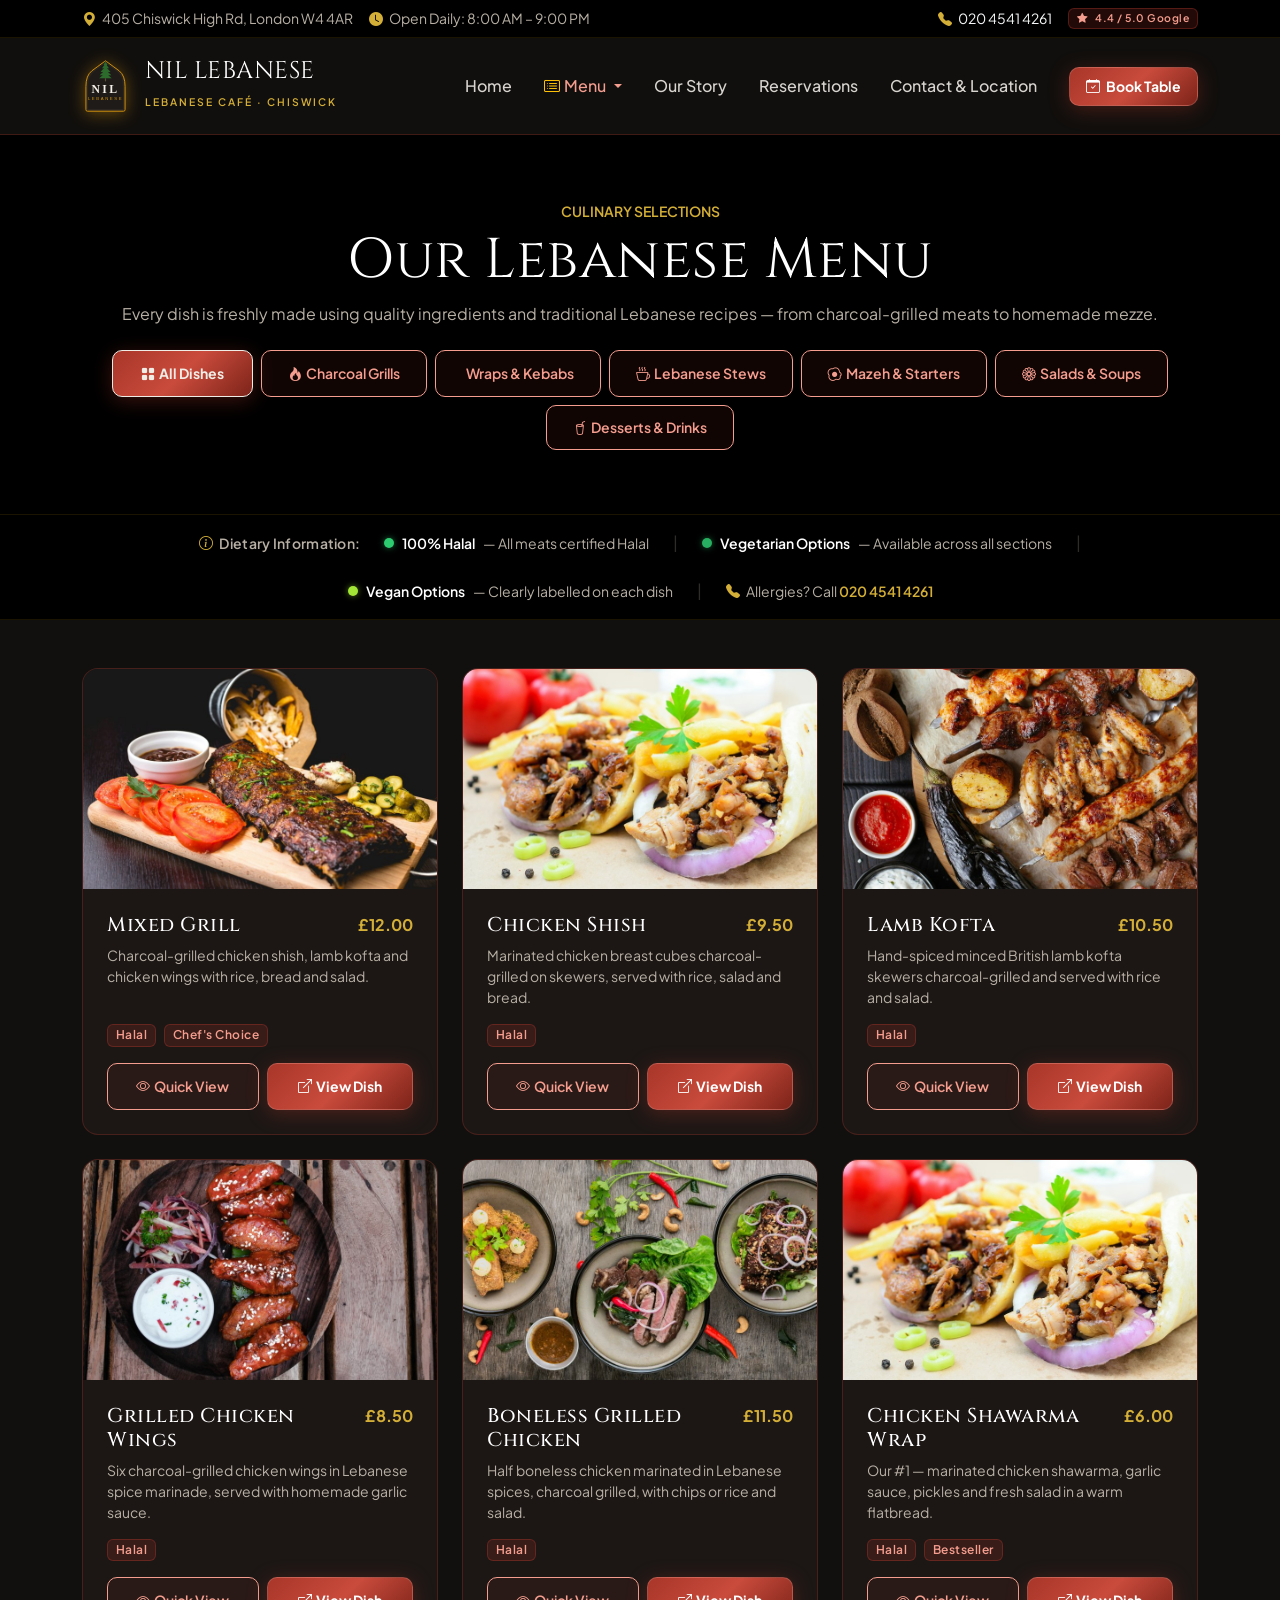
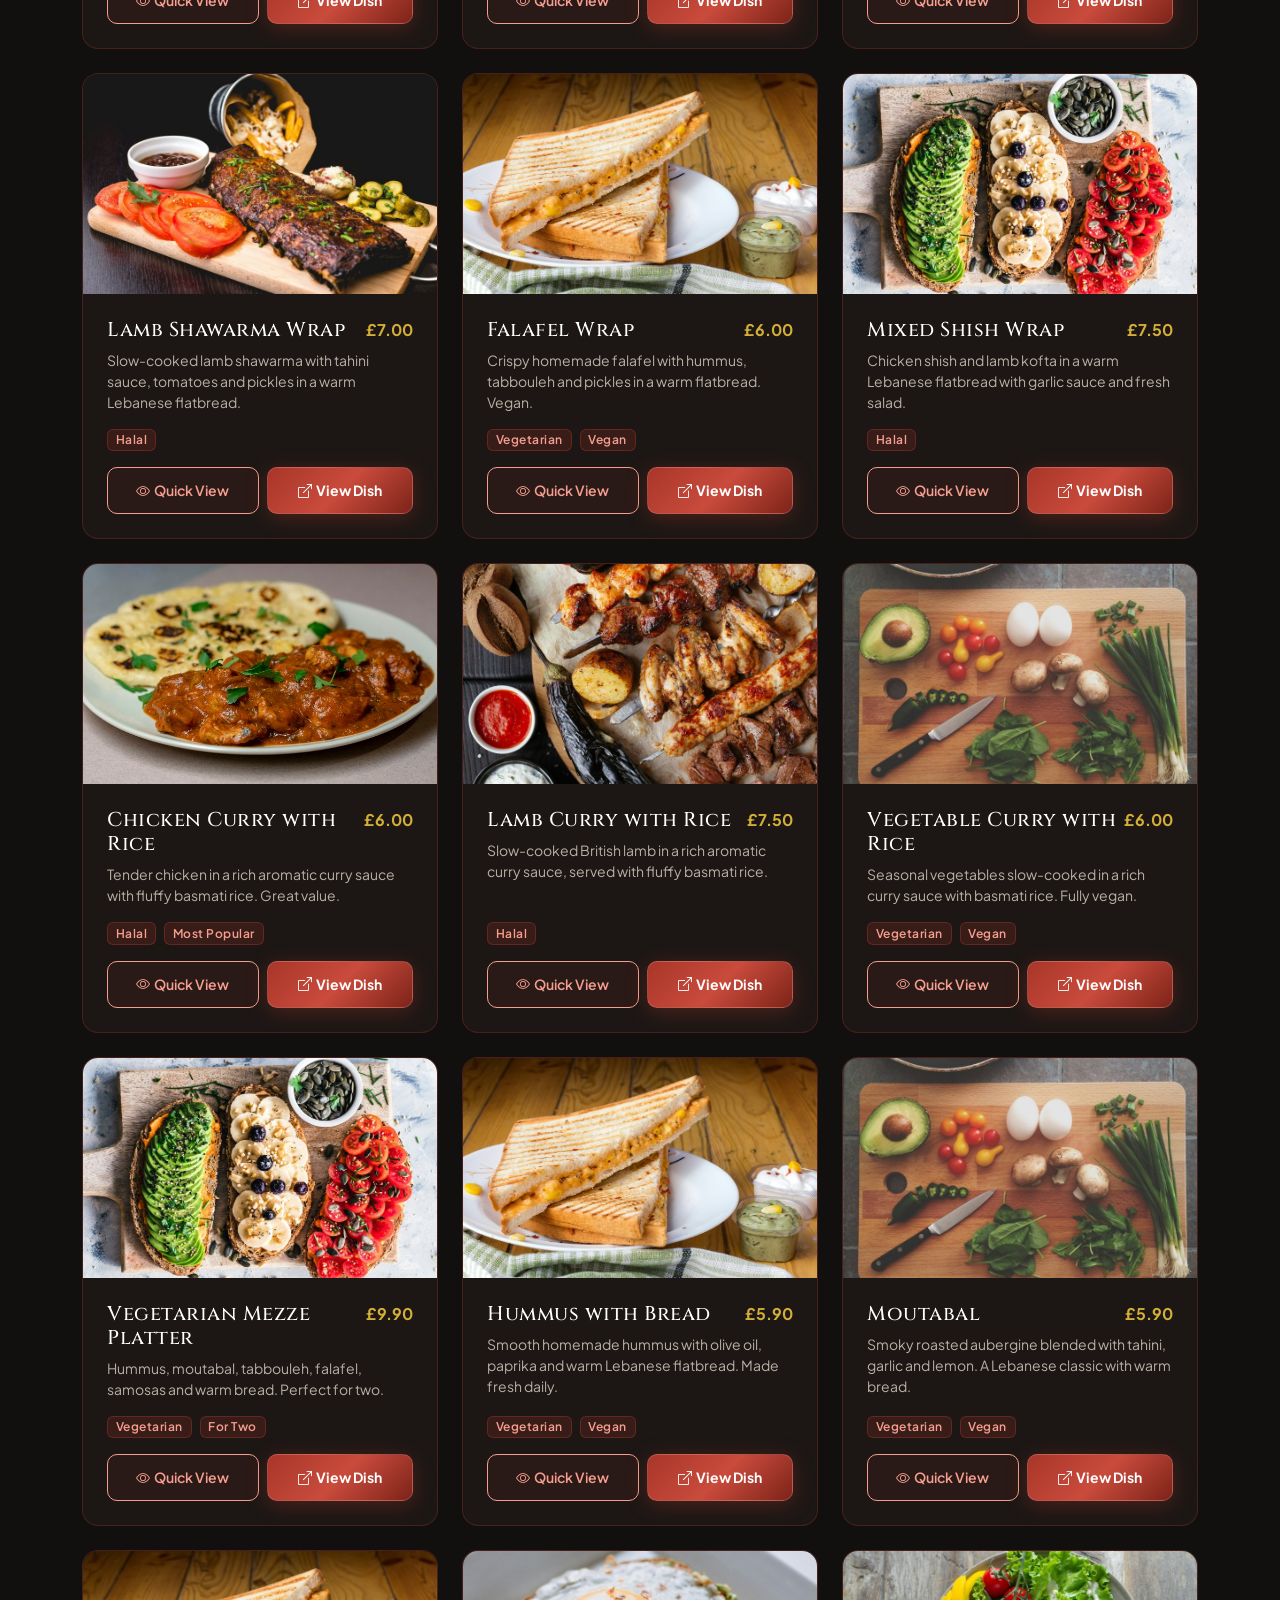
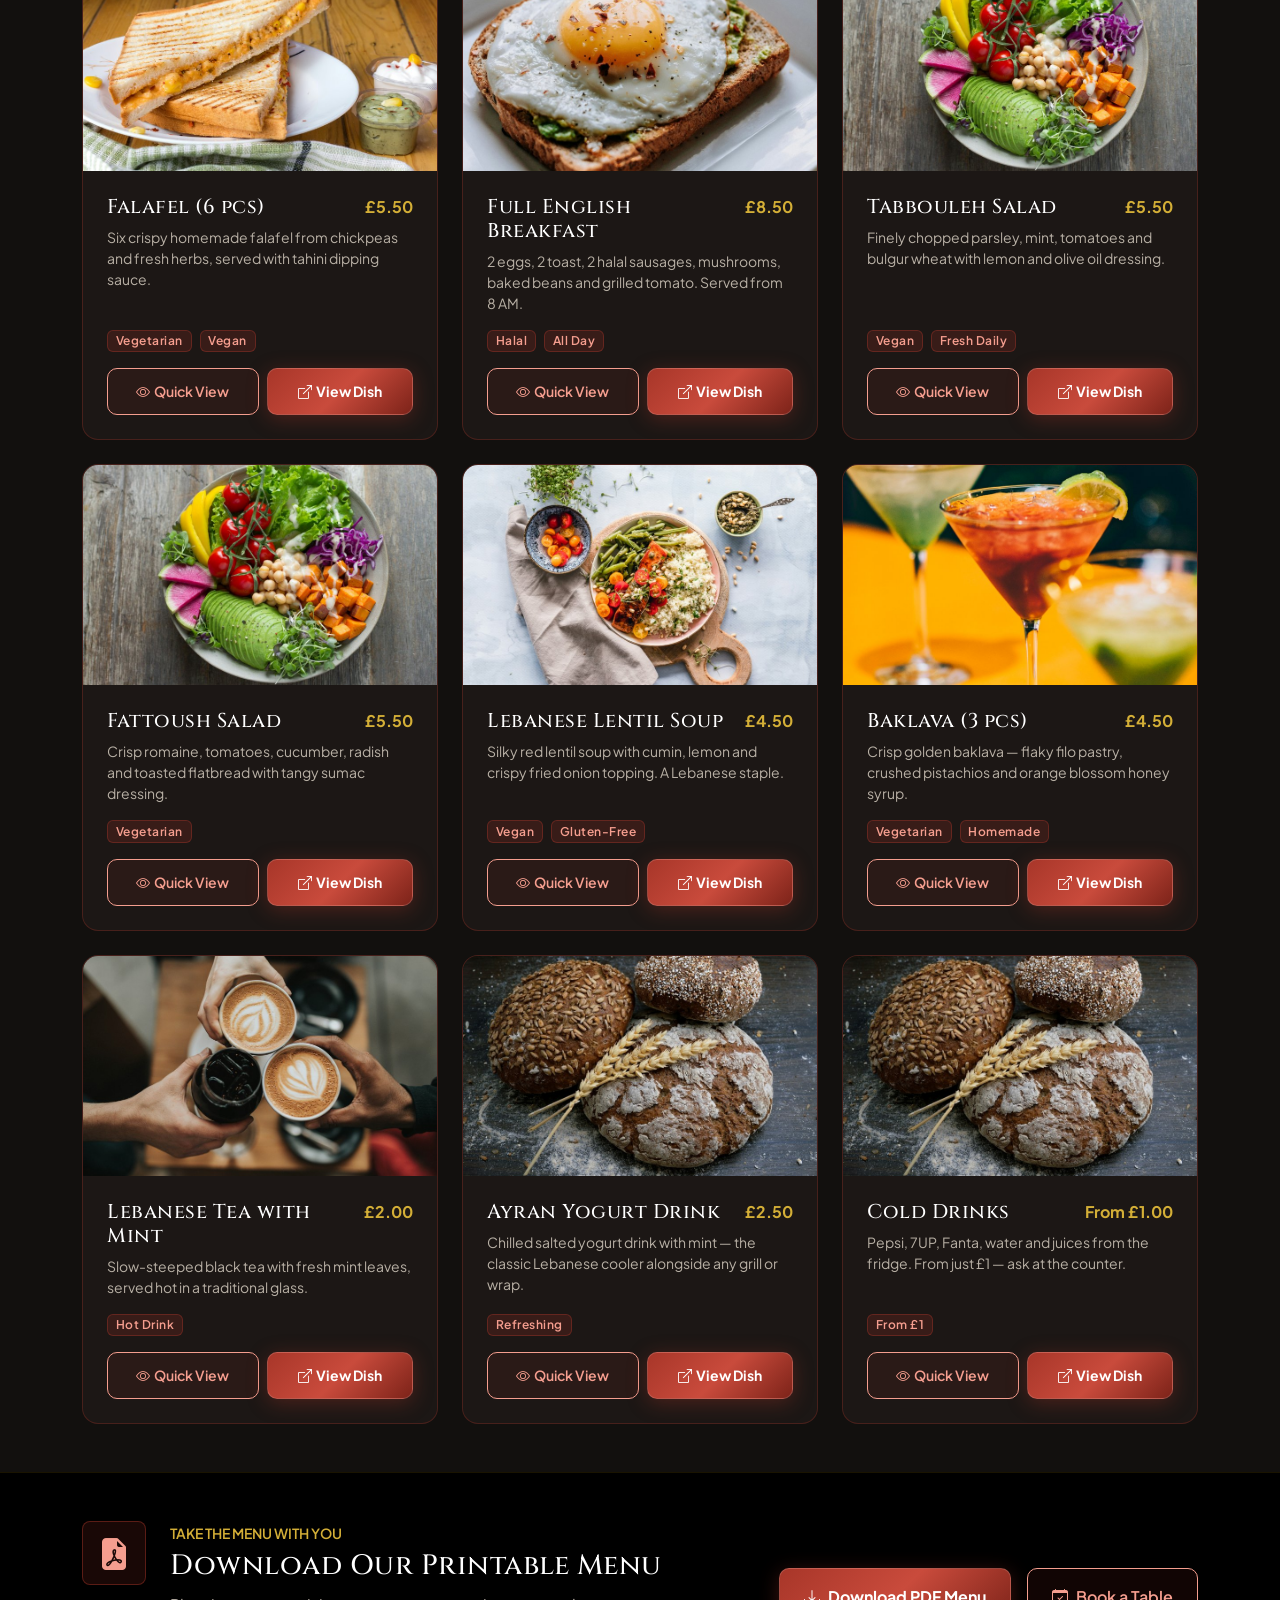
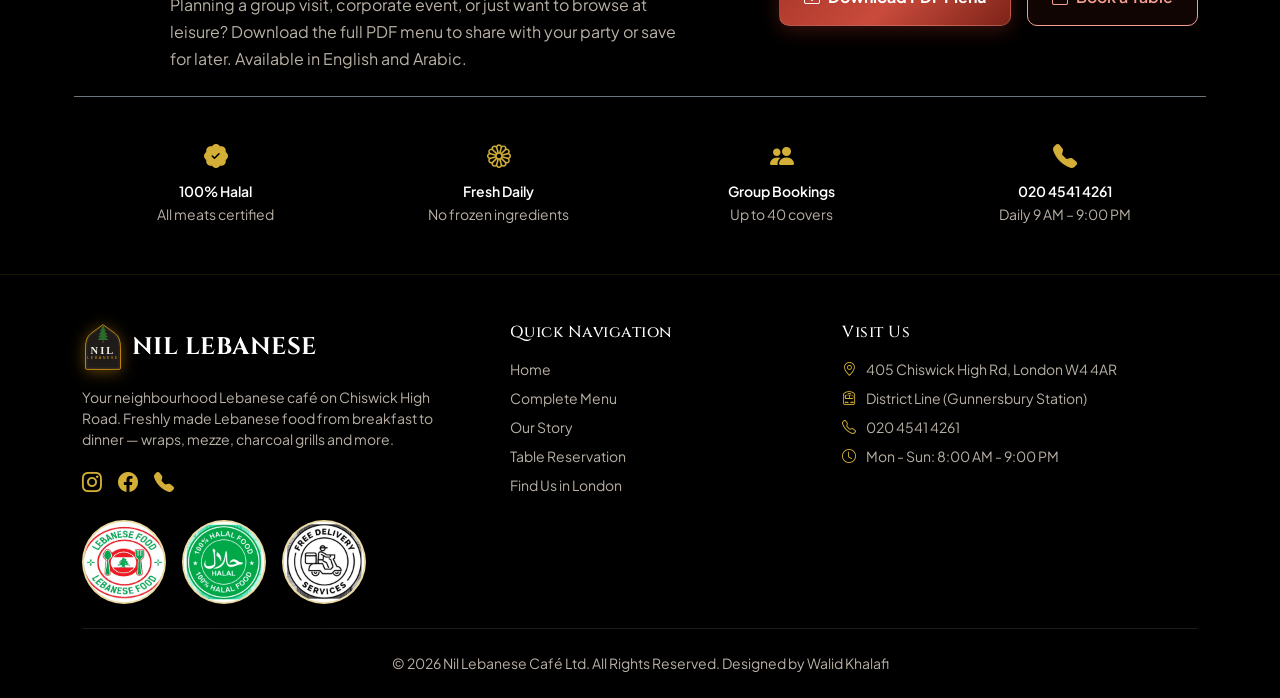
<file: src/menu.html>
﻿<!doctype html>
<html lang="en">
<head>
  <meta charset="utf-8">
  <meta name="viewport" content="width=device-width, initial-scale=1">
  <link rel="icon" type="image/svg+xml" href="img/logo.svg">
  <title>Menu | Nil Lebanese – Lebanese Wraps, Mezze & Grills</title>
  <link href="https://cdn.jsdelivr.net/npm/bootstrap@5.3.3/dist/css/bootstrap.min.css" rel="stylesheet">
  <link rel="stylesheet" href="https://cdn.jsdelivr.net/npm/bootstrap-icons@1.11.3/font/bootstrap-icons.min.css">
  <link href="https://fonts.googleapis.com/css2?family=Cinzel:wght@600;700;800&family=Plus+Jakarta+Sans:wght@300;400;500;600;700&family=Vazirmatn:wght@400;500;700&display=swap" rel="stylesheet">
  <link rel="stylesheet" href="css/style.css">
</head>
<body>
  <!-- Top Bar -->
  <div class="bg-black py-2 border-bottom border-warning border-opacity-10 small">
    <div class="container d-flex justify-content-between align-items-center flex-wrap gap-2 text-secondary">
      <div class="d-flex align-items-center gap-3">
        <span><i class="bi bi-geo-alt-fill text-gold me-1"></i> 405 Chiswick High Rd, London W4 4AR</span>
        <span class="d-none d-md-inline"><i class="bi bi-clock-fill text-gold me-1"></i> Open Daily: 8:00 AM – 9:00 PM</span>
      </div>
      <div class="d-flex align-items-center gap-3">
        <a href="tel:02045414261" class="text-decoration-none text-light"><i class="bi bi-telephone-fill text-gold me-1"></i> 020 4541 4261</a>
        <span class="badge badge-gold px-2 py-1"><i class="bi bi-star-fill me-1"></i> 4.4 / 5.0 Google</span>
      </div>
    </div>
  </div>

  <!-- Main Navbar -->
  <nav class="navbar navbar-expand-lg navbar-dark navbar-tahdig sticky-top py-3">
    <div class="container">
      <a class="navbar-brand d-flex align-items-center gap-3" href="index.html">
        <span class="brand-logo-wrap"><img src="img/logo.svg" alt="Nil Lebanese Logo" width="54" height="62"></span>
        <div>
          <span class="fs-4 fw-black text-white font-serif-luxury tracking-wider d-block lh-1">NIL LEBANESE</span>
          <small class="text-uppercase fw-semibold" style="color: var(--tahdig-gold); letter-spacing: 2px; font-size: 0.65rem;">Lebanese Café · Chiswick</small>
        </div>
      </a>
      <button class="navbar-toggler border-0 text-white" type="button" data-bs-toggle="collapse" data-bs-target="#navbarContent">
        <span class="navbar-toggler-icon"></span>
      </button>
      <div class="collapse navbar-collapse" id="navbarContent">
        <ul class="navbar-nav ms-auto mb-2 mb-lg-0 align-items-lg-center gap-lg-3">
          <li class="nav-item"><a class="nav-link" href="index.html">Home</a></li>
          <li class="nav-item">
            <a class="nav-link active" href="menu.html" data-nav-menu>Menu</a>
          </li>
          <li class="nav-item"><a class="nav-link" href="about.html">Our Story</a></li>
          <li class="nav-item"><a class="nav-link" href="reservation.html">Reservations</a></li>
          <li class="nav-item"><a class="nav-link" href="contact.html">Contact & Location</a></li>
          <li class="nav-item ms-lg-2">
            <a href="reservation.html" class="btn btn-tahdig btn-sm px-3 py-2"><i class="bi bi-calendar-check me-1"></i> Book Table</a>
          </li>
        </ul>
      </div>
    </div>
  </nav>

  <!-- Page Header -->
  <div class="py-5 bg-black border-bottom border-warning border-opacity-10 text-center">
    <div class="container py-3">
      <span class="text-gold text-uppercase tracking-wider small fw-semibold">Culinary Selections</span>
      <h1 class="display-4 text-white font-serif-luxury mt-1">Our Lebanese Menu</h1>
      <p class="text-secondary max-w-xl mx-auto mb-4">Every dish is freshly made using quality ingredients and traditional Lebanese recipes — from charcoal-grilled meats to homemade mezze.</p>

      <!-- Category Filter Pills -->
      <div class="d-flex flex-wrap justify-content-center gap-2">
        <button class="btn btn-tahdig btn-sm active" data-filter="all"><i class="bi bi-grid-fill me-1"></i>All Dishes</button>
        <button class="btn btn-outline-gold btn-sm" data-filter="tahdig"><i class="bi bi-fire me-1"></i>Charcoal Grills</button>
        <button class="btn btn-outline-gold btn-sm" data-filter="kebabs"><i class="bi bi-flame me-1"></i>Wraps &amp; Kebabs</button>
        <button class="btn btn-outline-gold btn-sm" data-filter="stews"><i class="bi bi-cup-hot me-1"></i>Lebanese Stews</button>
        <button class="btn btn-outline-gold btn-sm" data-filter="starters"><i class="bi bi-egg-fried me-1"></i>Mazeh & Starters</button>
        <button class="btn btn-outline-gold btn-sm" data-filter="salads"><i class="bi bi-flower1 me-1"></i>Salads & Soups</button>
        <button class="btn btn-outline-gold btn-sm" data-filter="desserts"><i class="bi bi-cup-straw me-1"></i>Desserts & Drinks</button>
      </div>
    </div>
  </div>

  <!-- Dietary Legend Bar -->
  <div class="bg-black border-bottom border-warning border-opacity-10 py-3">
    <div class="container">
      <div class="d-flex flex-wrap justify-content-center align-items-center gap-3 gap-md-4">
        <span class="small fw-semibold" style="color: var(--tahdig-text-muted); letter-spacing: 0.3px;">
          <i class="bi bi-info-circle text-gold me-1"></i> Dietary Information:
        </span>
        <span class="d-flex align-items-center gap-2 small">
          <span class="dietary-dot dietary-halal"></span>
          <span class="text-white fw-semibold">100% Halal</span>
          <span style="color: var(--tahdig-text-muted);">— All meats certified Halal</span>
        </span>
        <span class="d-none d-sm-inline text-secondary opacity-25">|</span>
        <span class="d-flex align-items-center gap-2 small">
          <span class="dietary-dot dietary-veg"></span>
          <span class="text-white fw-semibold">Vegetarian Options</span>
          <span style="color: var(--tahdig-text-muted);">— Available across all sections</span>
        </span>
        <span class="d-none d-sm-inline text-secondary opacity-25">|</span>
        <span class="d-flex align-items-center gap-2 small">
          <span class="dietary-dot dietary-vegan"></span>
          <span class="text-white fw-semibold">Vegan Options</span>
          <span style="color: var(--tahdig-text-muted);">— Clearly labelled on each dish</span>
        </span>
        <span class="d-none d-md-inline text-secondary opacity-25">|</span>
        <span class="small" style="color: var(--tahdig-text-muted);">
          <i class="bi bi-telephone-fill text-gold me-1"></i> Allergies? Call <a href="tel:02045414261" class="text-gold text-decoration-none fw-semibold">020 4541 4261</a>
        </span>
      </div>
    </div>
  </div>

  <!-- Menu Grid -->
  <div class="container py-5">
    <div class="row g-4" id="menuGridContainer">

      <!-- ── CHARCOAL GRILLS ─────────────────────────────── -->

      <!-- Mixed Grill -->
      <div class="col-md-6 col-lg-4 menu-grid-item" data-category="tahdig">
        <div class="card card-tahdig h-100">
          <img src="img/dish-mixed-grill.jpg" class="card-img-top" style="height:220px;object-fit:cover;" alt="Mixed Grill Platter">
          <div class="card-body p-4 d-flex flex-column">
            <div class="d-flex justify-content-between align-items-baseline mb-2">
              <h5 class="text-white font-serif-luxury mb-0">Mixed Grill</h5>
              <span class="text-gold fw-bold">£12.00</span>
            </div>
            <p class="text-secondary small flex-grow-1">Charcoal-grilled chicken shish, lamb kofta and chicken wings with rice, bread and salad.</p>
            <div class="d-flex gap-2 mb-3"><span class="badge badge-gold">Halal</span><span class="badge badge-gold">Chef's Choice</span></div>
            <div class="d-flex gap-2 mt-auto">
              <button type="button" class="btn btn-outline-gold btn-sm flex-grow-1" data-quick-view="mixed-grill"><i class="bi bi-eye me-1"></i>Quick View</button>
              <a href="dish-detail.html?dish=mixed-grill" class="btn btn-tahdig btn-sm flex-grow-1"><i class="bi bi-box-arrow-up-right me-1"></i>View Dish</a>
            </div>
          </div>
        </div>
      </div>

      <!-- Chicken Shish -->
      <div class="col-md-6 col-lg-4 menu-grid-item" data-category="tahdig">
        <div class="card card-tahdig h-100">
          <img src="img/dish-chicken-shish.jpg" class="card-img-top" style="height:220px;object-fit:cover;" alt="Chicken Shish">
          <div class="card-body p-4 d-flex flex-column">
            <div class="d-flex justify-content-between align-items-baseline mb-2">
              <h5 class="text-white font-serif-luxury mb-0">Chicken Shish</h5>
              <span class="text-gold fw-bold">£9.50</span>
            </div>
            <p class="text-secondary small flex-grow-1">Marinated chicken breast cubes charcoal-grilled on skewers, served with rice, salad and bread.</p>
            <div class="d-flex gap-2 mb-3"><span class="badge badge-gold">Halal</span></div>
            <div class="d-flex gap-2 mt-auto">
              <button type="button" class="btn btn-outline-gold btn-sm flex-grow-1" data-quick-view="chicken-shish"><i class="bi bi-eye me-1"></i>Quick View</button>
              <a href="dish-detail.html?dish=chicken-shish" class="btn btn-tahdig btn-sm flex-grow-1"><i class="bi bi-box-arrow-up-right me-1"></i>View Dish</a>
            </div>
          </div>
        </div>
      </div>

      <!-- Lamb Kofta -->
      <div class="col-md-6 col-lg-4 menu-grid-item" data-category="tahdig">
        <div class="card card-tahdig h-100">
          <img src="img/dish-lamb-kofta.jpg" class="card-img-top" style="height:220px;object-fit:cover;" alt="Lamb Kofta">
          <div class="card-body p-4 d-flex flex-column">
            <div class="d-flex justify-content-between align-items-baseline mb-2">
              <h5 class="text-white font-serif-luxury mb-0">Lamb Kofta</h5>
              <span class="text-gold fw-bold">£10.50</span>
            </div>
            <p class="text-secondary small flex-grow-1">Hand-spiced minced British lamb kofta skewers charcoal-grilled and served with rice and salad.</p>
            <div class="d-flex gap-2 mb-3"><span class="badge badge-gold">Halal</span></div>
            <div class="d-flex gap-2 mt-auto">
              <button type="button" class="btn btn-outline-gold btn-sm flex-grow-1" data-quick-view="lamb-kofta"><i class="bi bi-eye me-1"></i>Quick View</button>
              <a href="dish-detail.html?dish=lamb-kofta" class="btn btn-tahdig btn-sm flex-grow-1"><i class="bi bi-box-arrow-up-right me-1"></i>View Dish</a>
            </div>
          </div>
        </div>
      </div>

      <!-- Grilled Chicken Wings -->
      <div class="col-md-6 col-lg-4 menu-grid-item" data-category="tahdig">
        <div class="card card-tahdig h-100">
          <img src="img/dish-chicken-wings.jpg" class="card-img-top" style="height:220px;object-fit:cover;" alt="Grilled Chicken Wings">
          <div class="card-body p-4 d-flex flex-column">
            <div class="d-flex justify-content-between align-items-baseline mb-2">
              <h5 class="text-white font-serif-luxury mb-0">Grilled Chicken Wings</h5>
              <span class="text-gold fw-bold">£8.50</span>
            </div>
            <p class="text-secondary small flex-grow-1">Six charcoal-grilled chicken wings in Lebanese spice marinade, served with homemade garlic sauce.</p>
            <div class="d-flex gap-2 mb-3"><span class="badge badge-gold">Halal</span></div>
            <div class="d-flex gap-2 mt-auto">
              <button type="button" class="btn btn-outline-gold btn-sm flex-grow-1" data-quick-view="grilled-chicken-wings"><i class="bi bi-eye me-1"></i>Quick View</button>
              <a href="dish-detail.html?dish=grilled-chicken-wings" class="btn btn-tahdig btn-sm flex-grow-1"><i class="bi bi-box-arrow-up-right me-1"></i>View Dish</a>
            </div>
          </div>
        </div>
      </div>

      <!-- Boneless Grilled Chicken -->
      <div class="col-md-6 col-lg-4 menu-grid-item" data-category="tahdig">
        <div class="card card-tahdig h-100">
          <img src="img/dish-boneless-chicken.jpg" class="card-img-top" style="height:220px;object-fit:cover;" alt="Boneless Grilled Chicken">
          <div class="card-body p-4 d-flex flex-column">
            <div class="d-flex justify-content-between align-items-baseline mb-2">
              <h5 class="text-white font-serif-luxury mb-0">Boneless Grilled Chicken</h5>
              <span class="text-gold fw-bold">£11.50</span>
            </div>
            <p class="text-secondary small flex-grow-1">Half boneless chicken marinated in Lebanese spices, charcoal grilled, with chips or rice and salad.</p>
            <div class="d-flex gap-2 mb-3"><span class="badge badge-gold">Halal</span></div>
            <div class="d-flex gap-2 mt-auto">
              <button type="button" class="btn btn-outline-gold btn-sm flex-grow-1" data-quick-view="boneless-chicken"><i class="bi bi-eye me-1"></i>Quick View</button>
              <a href="dish-detail.html?dish=boneless-chicken" class="btn btn-tahdig btn-sm flex-grow-1"><i class="bi bi-box-arrow-up-right me-1"></i>View Dish</a>
            </div>
          </div>
        </div>
      </div>

      <!-- ── WRAPS & SHAWARMA ────────────────────────────── -->

      <!-- Chicken Shawarma Wrap -->
      <div class="col-md-6 col-lg-4 menu-grid-item" data-category="kebabs">
        <div class="card card-tahdig h-100">
          <img src="img/dish-chicken-shawarma-wrap.jpg" class="card-img-top" style="height:220px;object-fit:cover;" alt="Chicken Shawarma Wrap">
          <div class="card-body p-4 d-flex flex-column">
            <div class="d-flex justify-content-between align-items-baseline mb-2">
              <h5 class="text-white font-serif-luxury mb-0">Chicken Shawarma Wrap</h5>
              <span class="text-gold fw-bold">£6.00</span>
            </div>
            <p class="text-secondary small flex-grow-1">Our #1 — marinated chicken shawarma, garlic sauce, pickles and fresh salad in a warm flatbread.</p>
            <div class="d-flex gap-2 mb-3"><span class="badge badge-gold">Halal</span><span class="badge badge-gold">Bestseller</span></div>
            <div class="d-flex gap-2 mt-auto">
              <button type="button" class="btn btn-outline-gold btn-sm flex-grow-1" data-quick-view="chicken-shawarma-wrap"><i class="bi bi-eye me-1"></i>Quick View</button>
              <a href="dish-detail.html?dish=chicken-shawarma-wrap" class="btn btn-tahdig btn-sm flex-grow-1"><i class="bi bi-box-arrow-up-right me-1"></i>View Dish</a>
            </div>
          </div>
        </div>
      </div>

      <!-- Lamb Shawarma Wrap -->
      <div class="col-md-6 col-lg-4 menu-grid-item" data-category="kebabs">
        <div class="card card-tahdig h-100">
          <img src="img/dish-lamb-shawarma-wrap.jpg" class="card-img-top" style="height:220px;object-fit:cover;" alt="Lamb Shawarma Wrap">
          <div class="card-body p-4 d-flex flex-column">
            <div class="d-flex justify-content-between align-items-baseline mb-2">
              <h5 class="text-white font-serif-luxury mb-0">Lamb Shawarma Wrap</h5>
              <span class="text-gold fw-bold">£7.00</span>
            </div>
            <p class="text-secondary small flex-grow-1">Slow-cooked lamb shawarma with tahini sauce, tomatoes and pickles in a warm Lebanese flatbread.</p>
            <div class="d-flex gap-2 mb-3"><span class="badge badge-gold">Halal</span></div>
            <div class="d-flex gap-2 mt-auto">
              <button type="button" class="btn btn-outline-gold btn-sm flex-grow-1" data-quick-view="lamb-shawarma-wrap"><i class="bi bi-eye me-1"></i>Quick View</button>
              <a href="dish-detail.html?dish=lamb-shawarma-wrap" class="btn btn-tahdig btn-sm flex-grow-1"><i class="bi bi-box-arrow-up-right me-1"></i>View Dish</a>
            </div>
          </div>
        </div>
      </div>

      <!-- Falafel Wrap -->
      <div class="col-md-6 col-lg-4 menu-grid-item" data-category="kebabs">
        <div class="card card-tahdig h-100">
          <img src="img/dish-falafel-wrap.jpg" class="card-img-top" style="height:220px;object-fit:cover;" alt="Falafel Wrap">
          <div class="card-body p-4 d-flex flex-column">
            <div class="d-flex justify-content-between align-items-baseline mb-2">
              <h5 class="text-white font-serif-luxury mb-0">Falafel Wrap</h5>
              <span class="text-gold fw-bold">£6.00</span>
            </div>
            <p class="text-secondary small flex-grow-1">Crispy homemade falafel with hummus, tabbouleh and pickles in a warm flatbread. Vegan.</p>
            <div class="d-flex gap-2 mb-3"><span class="badge badge-gold">Vegetarian</span><span class="badge badge-gold">Vegan</span></div>
            <div class="d-flex gap-2 mt-auto">
              <button type="button" class="btn btn-outline-gold btn-sm flex-grow-1" data-quick-view="falafel-wrap"><i class="bi bi-eye me-1"></i>Quick View</button>
              <a href="dish-detail.html?dish=falafel-wrap" class="btn btn-tahdig btn-sm flex-grow-1"><i class="bi bi-box-arrow-up-right me-1"></i>View Dish</a>
            </div>
          </div>
        </div>
      </div>

      <!-- Mixed Shish Wrap -->
      <div class="col-md-6 col-lg-4 menu-grid-item" data-category="kebabs">
        <div class="card card-tahdig h-100">
          <img src="img/dish-mixed-shish-wrap.jpg" class="card-img-top" style="height:220px;object-fit:cover;" alt="Mixed Shish Wrap">
          <div class="card-body p-4 d-flex flex-column">
            <div class="d-flex justify-content-between align-items-baseline mb-2">
              <h5 class="text-white font-serif-luxury mb-0">Mixed Shish Wrap</h5>
              <span class="text-gold fw-bold">£7.50</span>
            </div>
            <p class="text-secondary small flex-grow-1">Chicken shish and lamb kofta in a warm Lebanese flatbread with garlic sauce and fresh salad.</p>
            <div class="d-flex gap-2 mb-3"><span class="badge badge-gold">Halal</span></div>
            <div class="d-flex gap-2 mt-auto">
              <button type="button" class="btn btn-outline-gold btn-sm flex-grow-1" data-quick-view="mixed-wrap"><i class="bi bi-eye me-1"></i>Quick View</button>
              <a href="dish-detail.html?dish=mixed-wrap" class="btn btn-tahdig btn-sm flex-grow-1"><i class="bi bi-box-arrow-up-right me-1"></i>View Dish</a>
            </div>
          </div>
        </div>
      </div>

      <!-- ── CURRIES & HOT DISHES ───────────────────────── -->

      <!-- Chicken Curry with Rice -->
      <div class="col-md-6 col-lg-4 menu-grid-item" data-category="stews">
        <div class="card card-tahdig h-100">
          <img src="img/dish-chicken-curry.jpg" class="card-img-top" style="height:220px;object-fit:cover;" alt="Chicken Curry with Rice">
          <div class="card-body p-4 d-flex flex-column">
            <div class="d-flex justify-content-between align-items-baseline mb-2">
              <h5 class="text-white font-serif-luxury mb-0">Chicken Curry with Rice</h5>
              <span class="text-gold fw-bold">£6.00</span>
            </div>
            <p class="text-secondary small flex-grow-1">Tender chicken in a rich aromatic curry sauce with fluffy basmati rice. Great value.</p>
            <div class="d-flex gap-2 mb-3"><span class="badge badge-gold">Halal</span><span class="badge badge-gold">Most Popular</span></div>
            <div class="d-flex gap-2 mt-auto">
              <button type="button" class="btn btn-outline-gold btn-sm flex-grow-1" data-quick-view="chicken-curry-rice"><i class="bi bi-eye me-1"></i>Quick View</button>
              <a href="dish-detail.html?dish=chicken-curry-rice" class="btn btn-tahdig btn-sm flex-grow-1"><i class="bi bi-box-arrow-up-right me-1"></i>View Dish</a>
            </div>
          </div>
        </div>
      </div>

      <!-- Lamb Curry with Rice -->
      <div class="col-md-6 col-lg-4 menu-grid-item" data-category="stews">
        <div class="card card-tahdig h-100">
          <img src="img/dish-lamb-curry.jpg" class="card-img-top" style="height:220px;object-fit:cover;" alt="Lamb Curry with Rice">
          <div class="card-body p-4 d-flex flex-column">
            <div class="d-flex justify-content-between align-items-baseline mb-2">
              <h5 class="text-white font-serif-luxury mb-0">Lamb Curry with Rice</h5>
              <span class="text-gold fw-bold">£7.50</span>
            </div>
            <p class="text-secondary small flex-grow-1">Slow-cooked British lamb in a rich aromatic curry sauce, served with fluffy basmati rice.</p>
            <div class="d-flex gap-2 mb-3"><span class="badge badge-gold">Halal</span></div>
            <div class="d-flex gap-2 mt-auto">
              <button type="button" class="btn btn-outline-gold btn-sm flex-grow-1" data-quick-view="lamb-curry-rice"><i class="bi bi-eye me-1"></i>Quick View</button>
              <a href="dish-detail.html?dish=lamb-curry-rice" class="btn btn-tahdig btn-sm flex-grow-1"><i class="bi bi-box-arrow-up-right me-1"></i>View Dish</a>
            </div>
          </div>
        </div>
      </div>

      <!-- Vegetable Curry -->
      <div class="col-md-6 col-lg-4 menu-grid-item" data-category="stews">
        <div class="card card-tahdig h-100">
          <img src="img/dish-veg-curry.jpg" class="card-img-top" style="height:220px;object-fit:cover;" alt="Vegetable Curry with Rice">
          <div class="card-body p-4 d-flex flex-column">
            <div class="d-flex justify-content-between align-items-baseline mb-2">
              <h5 class="text-white font-serif-luxury mb-0">Vegetable Curry with Rice</h5>
              <span class="text-gold fw-bold">£6.00</span>
            </div>
            <p class="text-secondary small flex-grow-1">Seasonal vegetables slow-cooked in a rich curry sauce with basmati rice. Fully vegan.</p>
            <div class="d-flex gap-2 mb-3"><span class="badge badge-gold">Vegetarian</span><span class="badge badge-gold">Vegan</span></div>
            <div class="d-flex gap-2 mt-auto">
              <button type="button" class="btn btn-outline-gold btn-sm flex-grow-1" data-quick-view="vegetable-curry"><i class="bi bi-eye me-1"></i>Quick View</button>
              <a href="dish-detail.html?dish=vegetable-curry" class="btn btn-tahdig btn-sm flex-grow-1"><i class="bi bi-box-arrow-up-right me-1"></i>View Dish</a>
            </div>
          </div>
        </div>
      </div>

      <!-- ── MEZZE & STARTERS ───────────────────────────── -->

      <!-- Vegetarian Mezze Platter -->
      <div class="col-md-6 col-lg-4 menu-grid-item" data-category="starters">
        <div class="card card-tahdig h-100">
          <img src="img/dish-mezze-platter.jpg" class="card-img-top" style="height:220px;object-fit:cover;" alt="Vegetarian Mezze Platter">
          <div class="card-body p-4 d-flex flex-column">
            <div class="d-flex justify-content-between align-items-baseline mb-2">
              <h5 class="text-white font-serif-luxury mb-0">Vegetarian Mezze Platter</h5>
              <span class="text-gold fw-bold">£9.90</span>
            </div>
            <p class="text-secondary small flex-grow-1">Hummus, moutabal, tabbouleh, falafel, samosas and warm bread. Perfect for two.</p>
            <div class="d-flex gap-2 mb-3"><span class="badge badge-gold">Vegetarian</span><span class="badge badge-gold">For Two</span></div>
            <div class="d-flex gap-2 mt-auto">
              <button type="button" class="btn btn-outline-gold btn-sm flex-grow-1" data-quick-view="veggie-mezze-platter"><i class="bi bi-eye me-1"></i>Quick View</button>
              <a href="dish-detail.html?dish=veggie-mezze-platter" class="btn btn-tahdig btn-sm flex-grow-1"><i class="bi bi-box-arrow-up-right me-1"></i>View Dish</a>
            </div>
          </div>
        </div>
      </div>

      <!-- Hummus -->
      <div class="col-md-6 col-lg-4 menu-grid-item" data-category="starters">
        <div class="card card-tahdig h-100">
          <img src="img/dish-hummus.jpg" class="card-img-top" style="height:220px;object-fit:cover;" alt="Hummus with Bread">
          <div class="card-body p-4 d-flex flex-column">
            <div class="d-flex justify-content-between align-items-baseline mb-2">
              <h5 class="text-white font-serif-luxury mb-0">Hummus with Bread</h5>
              <span class="text-gold fw-bold">£5.90</span>
            </div>
            <p class="text-secondary small flex-grow-1">Smooth homemade hummus with olive oil, paprika and warm Lebanese flatbread. Made fresh daily.</p>
            <div class="d-flex gap-2 mb-3"><span class="badge badge-gold">Vegetarian</span><span class="badge badge-gold">Vegan</span></div>
            <div class="d-flex gap-2 mt-auto">
              <button type="button" class="btn btn-outline-gold btn-sm flex-grow-1" data-quick-view="hummus"><i class="bi bi-eye me-1"></i>Quick View</button>
              <a href="dish-detail.html?dish=hummus" class="btn btn-tahdig btn-sm flex-grow-1"><i class="bi bi-box-arrow-up-right me-1"></i>View Dish</a>
            </div>
          </div>
        </div>
      </div>

      <!-- Moutabal -->
      <div class="col-md-6 col-lg-4 menu-grid-item" data-category="starters">
        <div class="card card-tahdig h-100">
          <img src="img/dish-moutabal.jpg" class="card-img-top" style="height:220px;object-fit:cover;" alt="Moutabal Aubergine Dip">
          <div class="card-body p-4 d-flex flex-column">
            <div class="d-flex justify-content-between align-items-baseline mb-2">
              <h5 class="text-white font-serif-luxury mb-0">Moutabal</h5>
              <span class="text-gold fw-bold">£5.90</span>
            </div>
            <p class="text-secondary small flex-grow-1">Smoky roasted aubergine blended with tahini, garlic and lemon. A Lebanese classic with warm bread.</p>
            <div class="d-flex gap-2 mb-3"><span class="badge badge-gold">Vegetarian</span><span class="badge badge-gold">Vegan</span></div>
            <div class="d-flex gap-2 mt-auto">
              <button type="button" class="btn btn-outline-gold btn-sm flex-grow-1" data-quick-view="moutabal"><i class="bi bi-eye me-1"></i>Quick View</button>
              <a href="dish-detail.html?dish=moutabal" class="btn btn-tahdig btn-sm flex-grow-1"><i class="bi bi-box-arrow-up-right me-1"></i>View Dish</a>
            </div>
          </div>
        </div>
      </div>

      <!-- Falafel Starter -->
      <div class="col-md-6 col-lg-4 menu-grid-item" data-category="starters">
        <div class="card card-tahdig h-100">
          <img src="img/dish-falafel.jpg" class="card-img-top" style="height:220px;object-fit:cover;" alt="Falafel 6 pieces">
          <div class="card-body p-4 d-flex flex-column">
            <div class="d-flex justify-content-between align-items-baseline mb-2">
              <h5 class="text-white font-serif-luxury mb-0">Falafel (6 pcs)</h5>
              <span class="text-gold fw-bold">£5.50</span>
            </div>
            <p class="text-secondary small flex-grow-1">Six crispy homemade falafel from chickpeas and fresh herbs, served with tahini dipping sauce.</p>
            <div class="d-flex gap-2 mb-3"><span class="badge badge-gold">Vegetarian</span><span class="badge badge-gold">Vegan</span></div>
            <div class="d-flex gap-2 mt-auto">
              <button type="button" class="btn btn-outline-gold btn-sm flex-grow-1" data-quick-view="falafel-starter"><i class="bi bi-eye me-1"></i>Quick View</button>
              <a href="dish-detail.html?dish=falafel-starter" class="btn btn-tahdig btn-sm flex-grow-1"><i class="bi bi-box-arrow-up-right me-1"></i>View Dish</a>
            </div>
          </div>
        </div>
      </div>

      <!-- Full English Breakfast -->
      <div class="col-md-6 col-lg-4 menu-grid-item" data-category="starters">
        <div class="card card-tahdig h-100">
          <img src="img/dish-full-english.jpg" class="card-img-top" style="height:220px;object-fit:cover;" alt="Full English Breakfast">
          <div class="card-body p-4 d-flex flex-column">
            <div class="d-flex justify-content-between align-items-baseline mb-2">
              <h5 class="text-white font-serif-luxury mb-0">Full English Breakfast</h5>
              <span class="text-gold fw-bold">£8.50</span>
            </div>
            <p class="text-secondary small flex-grow-1">2 eggs, 2 toast, 2 halal sausages, mushrooms, baked beans and grilled tomato. Served from 8 AM.</p>
            <div class="d-flex gap-2 mb-3"><span class="badge badge-gold">Halal</span><span class="badge badge-gold">All Day</span></div>
            <div class="d-flex gap-2 mt-auto">
              <button type="button" class="btn btn-outline-gold btn-sm flex-grow-1" data-quick-view="full-english"><i class="bi bi-eye me-1"></i>Quick View</button>
              <a href="dish-detail.html?dish=full-english" class="btn btn-tahdig btn-sm flex-grow-1"><i class="bi bi-box-arrow-up-right me-1"></i>View Dish</a>
            </div>
          </div>
        </div>
      </div>

      <!-- ── SALADS & SOUPS ─────────────────────────────── -->

      <!-- Tabbouleh -->
      <div class="col-md-6 col-lg-4 menu-grid-item" data-category="salads">
        <div class="card card-tahdig h-100">
          <img src="img/dish-tabbouleh.jpg" class="card-img-top" style="height:220px;object-fit:cover;" alt="Tabbouleh Salad">
          <div class="card-body p-4 d-flex flex-column">
            <div class="d-flex justify-content-between align-items-baseline mb-2">
              <h5 class="text-white font-serif-luxury mb-0">Tabbouleh Salad</h5>
              <span class="text-gold fw-bold">£5.50</span>
            </div>
            <p class="text-secondary small flex-grow-1">Finely chopped parsley, mint, tomatoes and bulgur wheat with lemon and olive oil dressing.</p>
            <div class="d-flex gap-2 mb-3"><span class="badge badge-gold">Vegan</span><span class="badge badge-gold">Fresh Daily</span></div>
            <div class="d-flex gap-2 mt-auto">
              <button type="button" class="btn btn-outline-gold btn-sm flex-grow-1" data-quick-view="tabbouleh"><i class="bi bi-eye me-1"></i>Quick View</button>
              <a href="dish-detail.html?dish=tabbouleh" class="btn btn-tahdig btn-sm flex-grow-1"><i class="bi bi-box-arrow-up-right me-1"></i>View Dish</a>
            </div>
          </div>
        </div>
      </div>

      <!-- Fattoush -->
      <div class="col-md-6 col-lg-4 menu-grid-item" data-category="salads">
        <div class="card card-tahdig h-100">
          <img src="img/dish-fattoush.jpg" class="card-img-top" style="height:220px;object-fit:cover;" alt="Fattoush Salad">
          <div class="card-body p-4 d-flex flex-column">
            <div class="d-flex justify-content-between align-items-baseline mb-2">
              <h5 class="text-white font-serif-luxury mb-0">Fattoush Salad</h5>
              <span class="text-gold fw-bold">£5.50</span>
            </div>
            <p class="text-secondary small flex-grow-1">Crisp romaine, tomatoes, cucumber, radish and toasted flatbread with tangy sumac dressing.</p>
            <div class="d-flex gap-2 mb-3"><span class="badge badge-gold">Vegetarian</span></div>
            <div class="d-flex gap-2 mt-auto">
              <button type="button" class="btn btn-outline-gold btn-sm flex-grow-1" data-quick-view="fattoush"><i class="bi bi-eye me-1"></i>Quick View</button>
              <a href="dish-detail.html?dish=fattoush" class="btn btn-tahdig btn-sm flex-grow-1"><i class="bi bi-box-arrow-up-right me-1"></i>View Dish</a>
            </div>
          </div>
        </div>
      </div>

      <!-- Lentil Soup -->
      <div class="col-md-6 col-lg-4 menu-grid-item" data-category="salads">
        <div class="card card-tahdig h-100">
          <img src="img/dish-lentil-soup.jpg" class="card-img-top" style="height:220px;object-fit:cover;" alt="Lebanese Lentil Soup">
          <div class="card-body p-4 d-flex flex-column">
            <div class="d-flex justify-content-between align-items-baseline mb-2">
              <h5 class="text-white font-serif-luxury mb-0">Lebanese Lentil Soup</h5>
              <span class="text-gold fw-bold">£4.50</span>
            </div>
            <p class="text-secondary small flex-grow-1">Silky red lentil soup with cumin, lemon and crispy fried onion topping. A Lebanese staple.</p>
            <div class="d-flex gap-2 mb-3"><span class="badge badge-gold">Vegan</span><span class="badge badge-gold">Gluten-Free</span></div>
            <div class="d-flex gap-2 mt-auto">
              <button type="button" class="btn btn-outline-gold btn-sm flex-grow-1" data-quick-view="lentil-soup"><i class="bi bi-eye me-1"></i>Quick View</button>
              <a href="dish-detail.html?dish=lentil-soup" class="btn btn-tahdig btn-sm flex-grow-1"><i class="bi bi-box-arrow-up-right me-1"></i>View Dish</a>
            </div>
          </div>
        </div>
      </div>

      <!-- ── DESSERTS & DRINKS ──────────────────────────── -->

      <!-- Baklava -->
      <div class="col-md-6 col-lg-4 menu-grid-item" data-category="desserts">
        <div class="card card-tahdig h-100">
          <img src="img/dish-baklava.jpg" class="card-img-top" style="height:220px;object-fit:cover;" alt="Baklava 3 pieces">
          <div class="card-body p-4 d-flex flex-column">
            <div class="d-flex justify-content-between align-items-baseline mb-2">
              <h5 class="text-white font-serif-luxury mb-0">Baklava (3 pcs)</h5>
              <span class="text-gold fw-bold">£4.50</span>
            </div>
            <p class="text-secondary small flex-grow-1">Crisp golden baklava — flaky filo pastry, crushed pistachios and orange blossom honey syrup.</p>
            <div class="d-flex gap-2 mb-3"><span class="badge badge-gold">Vegetarian</span><span class="badge badge-gold">Homemade</span></div>
            <div class="d-flex gap-2 mt-auto">
              <button type="button" class="btn btn-outline-gold btn-sm flex-grow-1" data-quick-view="baklava"><i class="bi bi-eye me-1"></i>Quick View</button>
              <a href="dish-detail.html?dish=baklava" class="btn btn-tahdig btn-sm flex-grow-1"><i class="bi bi-box-arrow-up-right me-1"></i>View Dish</a>
            </div>
          </div>
        </div>
      </div>

      <!-- Lebanese Tea -->
      <div class="col-md-6 col-lg-4 menu-grid-item" data-category="desserts">
        <div class="card card-tahdig h-100">
          <img src="img/dish-lebanese-tea.jpg" class="card-img-top" style="height:220px;object-fit:cover;" alt="Lebanese Tea with Mint">
          <div class="card-body p-4 d-flex flex-column">
            <div class="d-flex justify-content-between align-items-baseline mb-2">
              <h5 class="text-white font-serif-luxury mb-0">Lebanese Tea with Mint</h5>
              <span class="text-gold fw-bold">£2.00</span>
            </div>
            <p class="text-secondary small flex-grow-1">Slow-steeped black tea with fresh mint leaves, served hot in a traditional glass.</p>
            <div class="d-flex gap-2 mb-3"><span class="badge badge-gold">Hot Drink</span></div>
            <div class="d-flex gap-2 mt-auto">
              <button type="button" class="btn btn-outline-gold btn-sm flex-grow-1" data-quick-view="Lebanese-tea"><i class="bi bi-eye me-1"></i>Quick View</button>
              <a href="dish-detail.html?dish=Lebanese-tea" class="btn btn-tahdig btn-sm flex-grow-1"><i class="bi bi-box-arrow-up-right me-1"></i>View Dish</a>
            </div>
          </div>
        </div>
      </div>

      <!-- Ayran -->
      <div class="col-md-6 col-lg-4 menu-grid-item" data-category="desserts">
        <div class="card card-tahdig h-100">
          <img src="img/dish-ayran.jpg" class="card-img-top" style="height:220px;object-fit:cover;" alt="Ayran Yogurt Drink">
          <div class="card-body p-4 d-flex flex-column">
            <div class="d-flex justify-content-between align-items-baseline mb-2">
              <h5 class="text-white font-serif-luxury mb-0">Ayran Yogurt Drink</h5>
              <span class="text-gold fw-bold">£2.50</span>
            </div>
            <p class="text-secondary small flex-grow-1">Chilled salted yogurt drink with mint — the classic Lebanese cooler alongside any grill or wrap.</p>
            <div class="d-flex gap-2 mb-3"><span class="badge badge-gold">Refreshing</span></div>
            <div class="d-flex gap-2 mt-auto">
              <button type="button" class="btn btn-outline-gold btn-sm flex-grow-1" data-quick-view="ayran"><i class="bi bi-eye me-1"></i>Quick View</button>
              <a href="dish-detail.html?dish=ayran" class="btn btn-tahdig btn-sm flex-grow-1"><i class="bi bi-box-arrow-up-right me-1"></i>View Dish</a>
            </div>
          </div>
        </div>
      </div>

      <!-- Cold Drinks -->
      <div class="col-md-6 col-lg-4 menu-grid-item" data-category="desserts">
        <div class="card card-tahdig h-100">
          <img src="img/dish-cold-drinks.jpg" class="card-img-top" style="height:220px;object-fit:cover;" alt="Cold Drinks Selection">
          <div class="card-body p-4 d-flex flex-column">
            <div class="d-flex justify-content-between align-items-baseline mb-2">
              <h5 class="text-white font-serif-luxury mb-0">Cold Drinks</h5>
              <span class="text-gold fw-bold">From £1.00</span>
            </div>
            <p class="text-secondary small flex-grow-1">Pepsi, 7UP, Fanta, water and juices from the fridge. From just £1 — ask at the counter.</p>
            <div class="d-flex gap-2 mb-3"><span class="badge badge-gold">From £1</span></div>
            <div class="d-flex gap-2 mt-auto">
              <button type="button" class="btn btn-outline-gold btn-sm flex-grow-1" data-quick-view="cold-drink"><i class="bi bi-eye me-1"></i>Quick View</button>
              <a href="dish-detail.html?dish=cold-drink" class="btn btn-tahdig btn-sm flex-grow-1"><i class="bi bi-box-arrow-up-right me-1"></i>View Dish</a>
            </div>
          </div>
        </div>
      </div>

    </div>
  </div>
  <!-- PDF Menu Download CTA -->
  <section class="py-5 bg-black border-top border-warning border-opacity-10">
    <div class="container">
      <div class="row align-items-center g-4">
        <div class="col-lg-7">
          <div class="d-flex align-items-start gap-4">
            <div class="flex-shrink-0 rounded-3 d-flex align-items-center justify-content-center"
                 style="width:64px;height:64px;background:rgba(168,54,41,0.15);border:1px solid rgba(168,54,41,0.45);">
              <i class="bi bi-file-earmark-pdf-fill fs-2" style="color:var(--tahdig-brand-light);"></i>
            </div>
            <div>
              <span class="text-gold text-uppercase tracking-wider small fw-semibold">Take The Menu With You</span>
              <h3 class="text-white font-serif-luxury mt-1 mb-2">Download Our Printable Menu</h3>
              <p class="mb-0" style="color:var(--tahdig-text-muted);max-width:520px;line-height:1.7;">
                Planning a group visit, corporate event, or just want to browse at leisure? Download the full PDF menu to share with your party or save for later. Available in English and Arabic.
              </p>
            </div>
          </div>
        </div>
        <div class="col-lg-5 d-flex flex-wrap gap-3 justify-content-lg-end">
          <a href="#" class="btn btn-tahdig px-4 py-3" aria-label="Download PDF menu in English"
             onclick="alert('PDF download coming soon — call 020 4541 4261 for a copy.'); return false;">
            <i class="bi bi-download me-2"></i>Download PDF Menu
          </a>
          <a href="reservation.html" class="btn btn-outline-gold px-4 py-3">
            <i class="bi bi-calendar-check me-2"></i>Book a Table
          </a>
        </div>
      </div>

      <!-- Trust signals row -->
      <div class="row mt-4 pt-4 border-top border-secondary border-opacity-15 g-3 text-center">
        <div class="col-6 col-md-3">
          <i class="bi bi-patch-check-fill fs-4 mb-2 d-block" style="color:var(--tahdig-gold);"></i>
          <span class="small text-white fw-semibold d-block">100% Halal</span>
          <span class="small" style="color:var(--tahdig-text-muted);">All meats certified</span>
        </div>
        <div class="col-6 col-md-3">
          <i class="bi bi-flower1 fs-4 mb-2 d-block" style="color:var(--tahdig-gold);"></i>
          <span class="small text-white fw-semibold d-block">Fresh Daily</span>
          <span class="small" style="color:var(--tahdig-text-muted);">No frozen ingredients</span>
        </div>
        <div class="col-6 col-md-3">
          <i class="bi bi-people-fill fs-4 mb-2 d-block" style="color:var(--tahdig-gold);"></i>
          <span class="small text-white fw-semibold d-block">Group Bookings</span>
          <span class="small" style="color:var(--tahdig-text-muted);">Up to 40 covers</span>
        </div>
        <div class="col-6 col-md-3">
          <i class="bi bi-telephone-fill fs-4 mb-2 d-block" style="color:var(--tahdig-gold);"></i>
          <span class="small text-white fw-semibold d-block">020 4541 4261</span>
          <span class="small" style="color:var(--tahdig-text-muted);">Daily 9 AM – 9:00 PM</span>
        </div>
      </div>
    </div>
  </section>
  <!-- /PDF Menu Download CTA -->

  <!-- Footer -->
  <footer class="bg-black pt-5 pb-4 border-top border-warning border-opacity-10 text-secondary">
    <div class="container">
      <div class="row g-4 justify-content-between">
        <!-- Brand & Trust Badges -->
        <div class="col-lg-4">
          <div class="d-flex align-items-center gap-2 mb-3">
            <span class="brand-logo-wrap"><img src="img/logo.svg" alt="Nil Lebanese Logo" width="54" height="62"></span>
            <span class="fw-bold fs-4 text-white font-serif-luxury">NIL LEBANESE</span>
          </div>
          <p class="small">
            Your neighbourhood Lebanese café on Chiswick High Road. Freshly made Lebanese food from breakfast to dinner — wraps, mezze, charcoal grills and more.
          </p>
          <div class="d-flex gap-3 fs-5 mt-3">
            <a href="https://instagram.com/nillebanese" target="_blank" class="text-gold" aria-label="Instagram"><i class="bi bi-instagram"></i></a>
            <a href="https://facebook.com/nillebanese" target="_blank" class="text-gold" aria-label="Facebook"><i class="bi bi-facebook"></i></a>
            <a href="tel:02045414261" class="text-gold" aria-label="Call us"><i class="bi bi-telephone-fill"></i></a>
          </div>
          <div class="d-flex flex-wrap gap-3 mt-4">
            <img src="img/authentic-persian-cuisine.png" alt="Authentic Lebanese Food - Top Quality" class="footer-badge" loading="lazy" width="84" height="84">
            <img src="img/halal-food.png" alt="100% Halal Food Certified" class="footer-badge" loading="lazy" width="84" height="84">
            <img src="img/free-delivery.png" alt="Free Delivery Services" class="footer-badge" loading="lazy" width="84" height="84">
          </div>
        </div>
        <!-- Quick Navigation -->
        <div class="col-lg-3 col-6">
          <h6 class="text-white font-serif-luxury mb-3">Quick Navigation</h6>
          <ul class="list-unstyled small d-flex flex-column gap-2">
            <li><a href="index.html" class="text-decoration-none text-secondary hover-gold">Home</a></li>
            <li><a href="menu.html" class="text-decoration-none text-secondary hover-gold">Complete Menu</a></li>
            <li><a href="about.html" class="text-decoration-none text-secondary hover-gold">Our Story</a></li>
            <li><a href="reservation.html" class="text-decoration-none text-secondary hover-gold">Table Reservation</a></li>
            <li><a href="contact.html" class="text-decoration-none text-secondary hover-gold">Find Us in London</a></li>
          </ul>
        </div>
        <!-- Visit Us -->
        <div class="col-lg-4 col-6">
          <h6 class="text-white font-serif-luxury mb-3">Visit Us</h6>
          <p class="small mb-2"><i class="bi bi-geo-alt text-gold me-2"></i> 405 Chiswick High Rd, London W4 4AR</p>
          <p class="small mb-2"><i class="bi bi-train-front text-gold me-2"></i> District Line (Gunnersbury Station)</p>
          <p class="small mb-2"><i class="bi bi-telephone text-gold me-2"></i> 020 4541 4261</p>
          <p class="small mb-0"><i class="bi bi-clock text-gold me-2"></i> Mon - Sun: 8:00 AM - 9:00 PM</p>
        </div>
      </div>
      <div class="text-center pt-4 mt-4 border-top border-secondary border-opacity-25 small">
        <p class="mb-0">© 2026 Nil Lebanese Café Ltd. All Rights Reserved. Designed by Walid Khalafi</p>
      </div>
    </div>
  </footer>

  <script src="https://cdn.jsdelivr.net/npm/bootstrap@5.3.3/dist/js/bootstrap.bundle.min.js"></script>
  <script src="js/dishes.js"></script>
  <script src="js/main.js"></script>
</body>
</html>
</file>
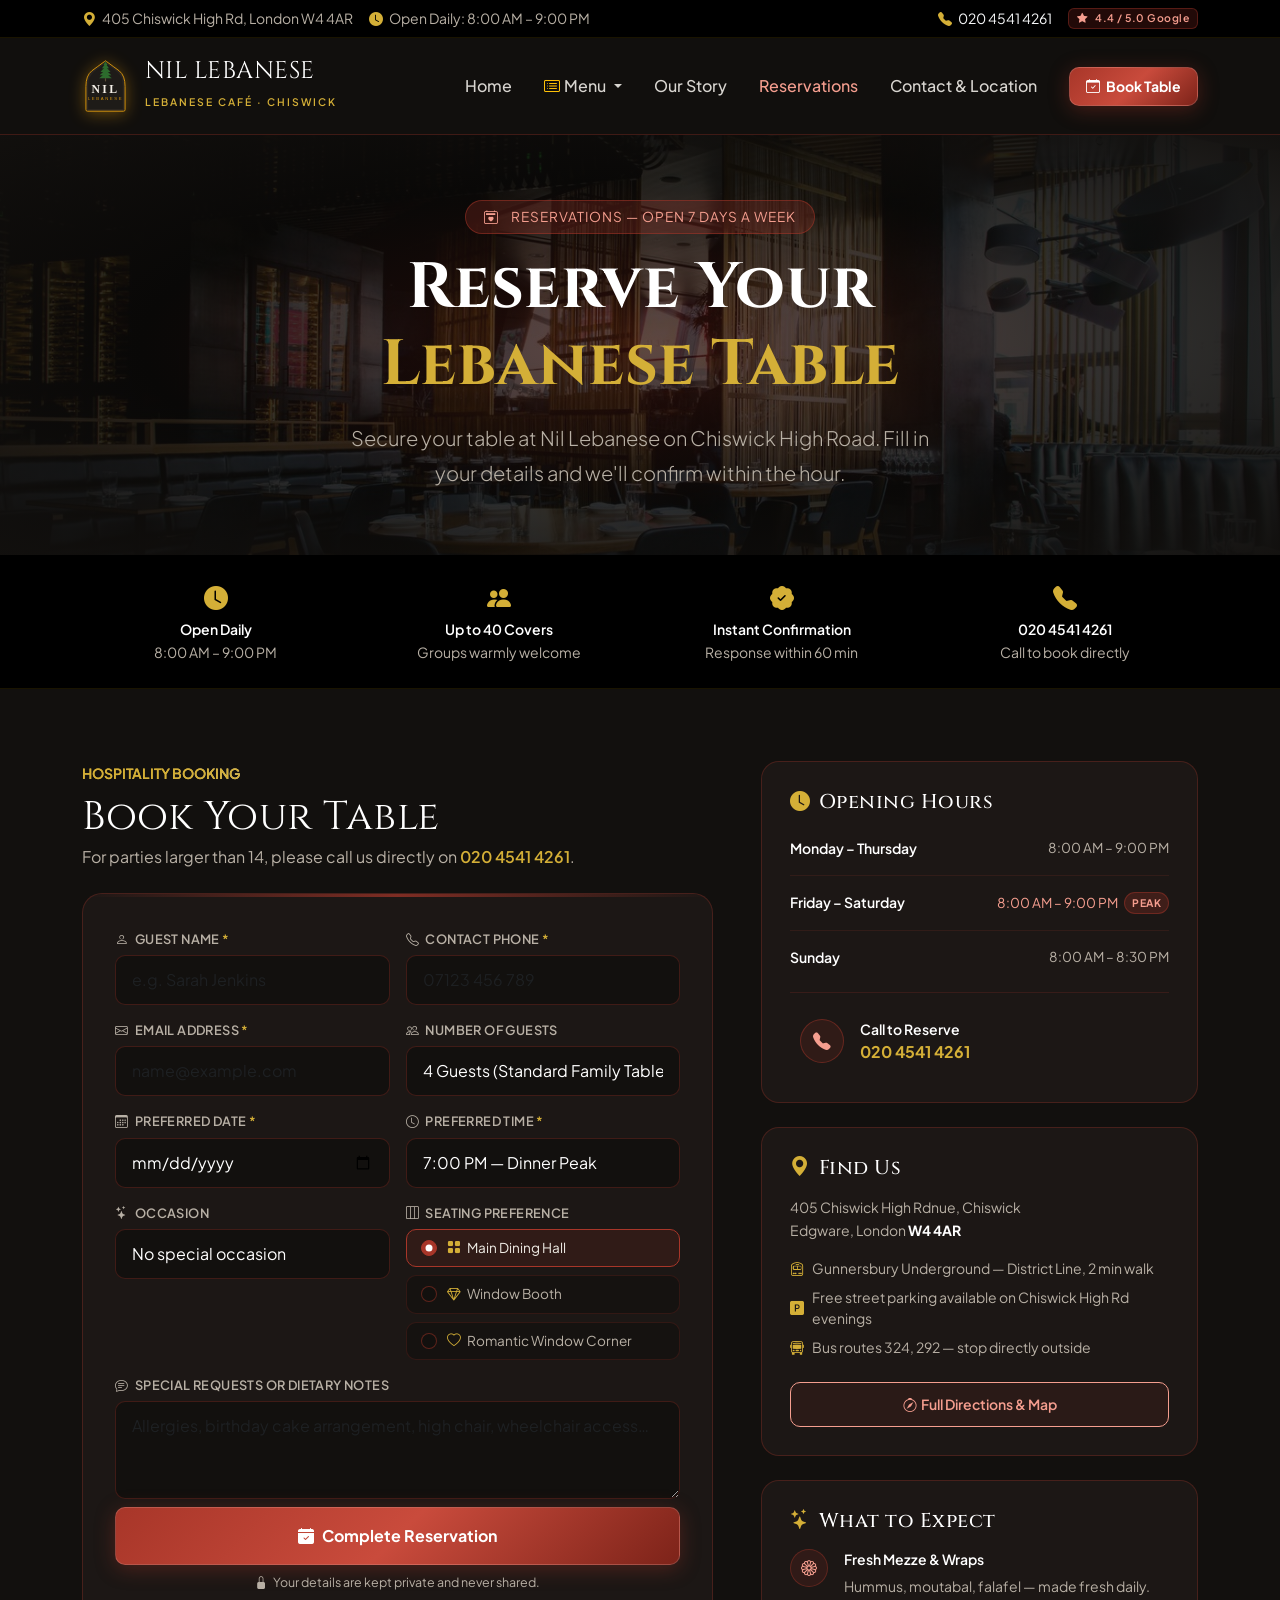
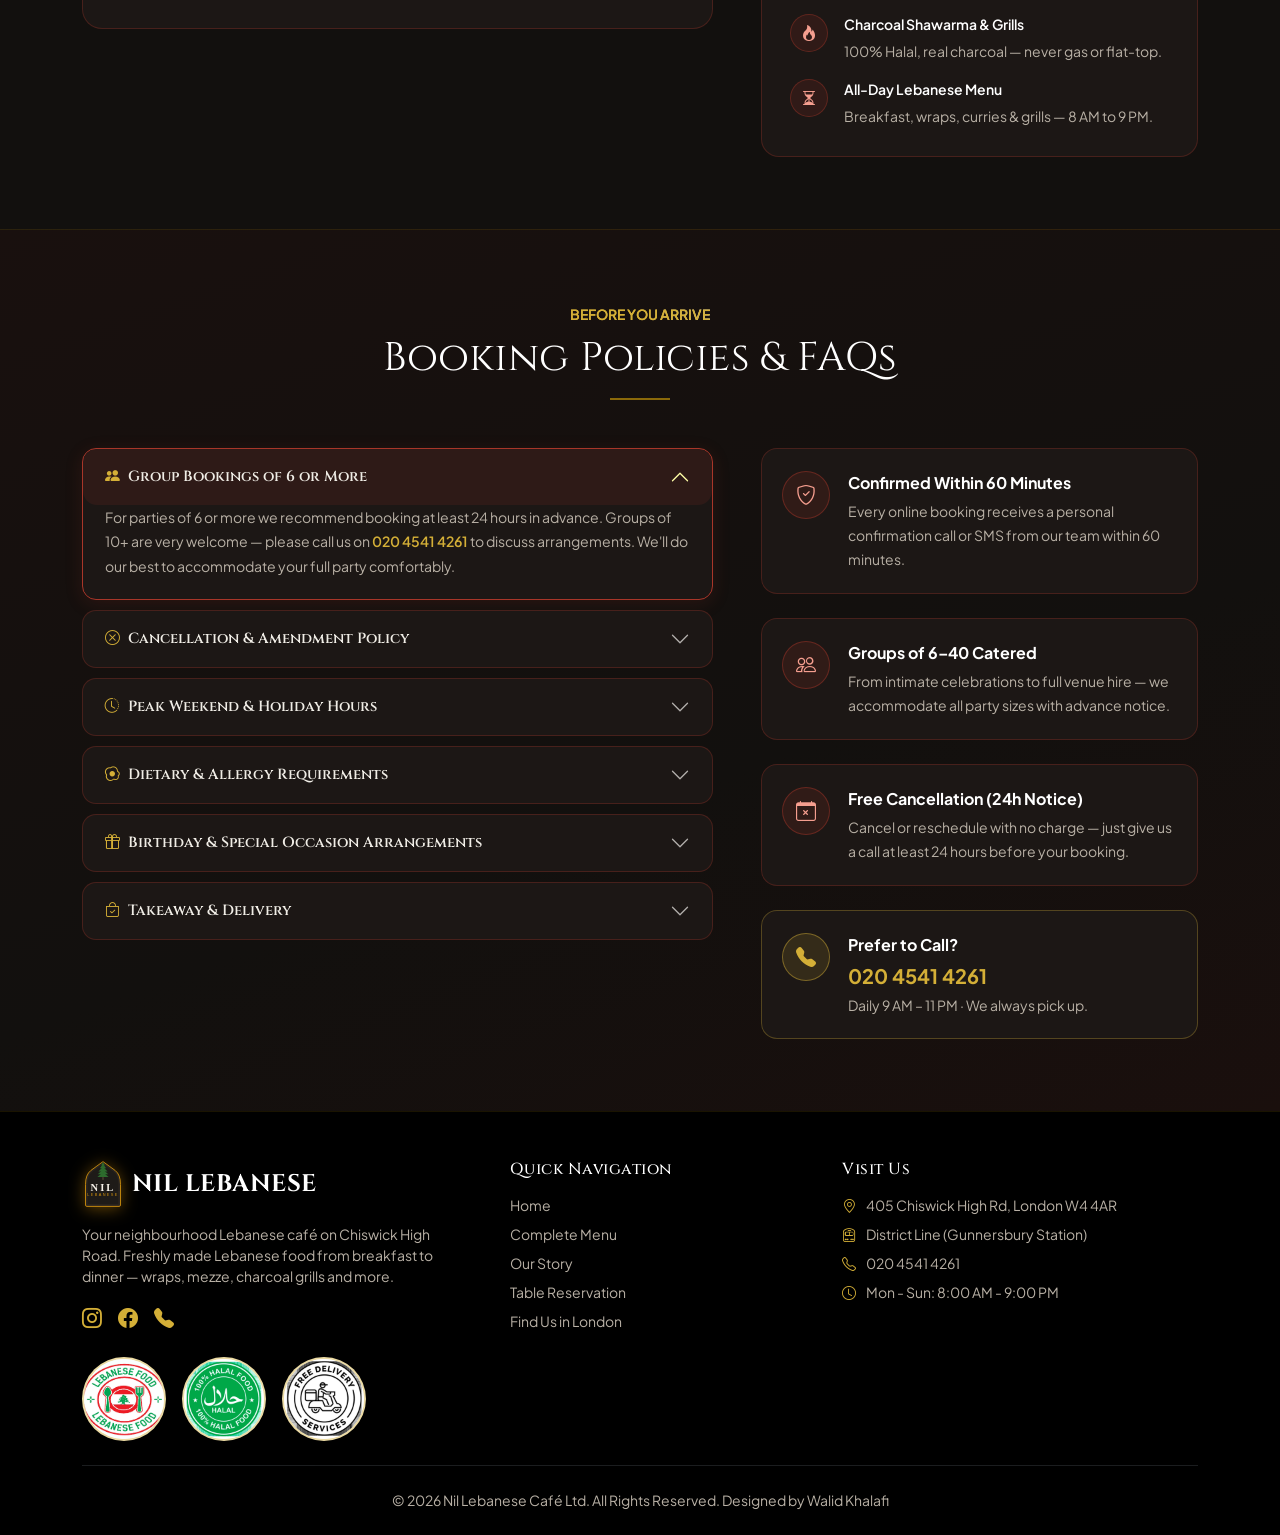
<file: src/reservation.html>
﻿<!doctype html>
<html lang="en">
<head>
  <meta charset="utf-8">
  <meta name="viewport" content="width=device-width, initial-scale=1">
  <link rel="icon" type="image/svg+xml" href="img/logo.svg">
  <title>Reserve a Table | Nil Lebanese</title>
  <meta name="description" content="Book your table at Nil Lebanese. Authentic Lebanese food in Chiswick — open daily 9 AM to 9:00 PM. Call 020 4541 4261 or reserve online.">
  <!-- Bootstrap 5.3 CSS -->
  <link href="https://cdn.jsdelivr.net/npm/bootstrap@5.3.3/dist/css/bootstrap.min.css" rel="stylesheet">
  <!-- Bootstrap Icons -->
  <link rel="stylesheet" href="https://cdn.jsdelivr.net/npm/bootstrap-icons@1.11.3/font/bootstrap-icons.min.css">
  <!-- Google Fonts -->
  <link rel="preconnect" href="https://fonts.googleapis.com">
  <link rel="preconnect" href="https://fonts.gstatic.com" crossorigin>
  <link href="https://fonts.googleapis.com/css2?family=Cinzel:wght@600;700;800;900&family=Plus+Jakarta+Sans:wght@300;400;500;600;700&family=Vazirmatn:wght@400;500;700&display=swap" rel="stylesheet">
  <link rel="stylesheet" href="css/style.css">
</head>
<body>

  <!-- ╔══════════════════════════════════════════════════╗ -->
  <!--   TOP INFO BAR                                      -->
  <!-- ╚══════════════════════════════════════════════════╝ -->
  <div class="bg-black py-2 border-bottom border-warning border-opacity-10 small">
    <div class="container d-flex justify-content-between align-items-center flex-wrap gap-2 text-secondary">
      <div class="d-flex align-items-center gap-3">
        <span><i class="bi bi-geo-alt-fill text-gold me-1"></i> 405 Chiswick High Rd, London W4 4AR</span>
        <span class="d-none d-md-inline"><i class="bi bi-clock-fill text-gold me-1"></i> Open Daily: 8:00 AM – 9:00 PM</span>
      </div>
      <div class="d-flex align-items-center gap-3">
        <a href="tel:02045414261" class="text-decoration-none text-light"><i class="bi bi-telephone-fill text-gold me-1"></i> 020 4541 4261</a>
        <span class="badge badge-gold px-2 py-1"><i class="bi bi-star-fill me-1"></i> 4.4 / 5.0 Google</span>
      </div>
    </div>
  </div>

  <!-- ╔══════════════════════════════════════════════════╗ -->
  <!--   STICKY NAVBAR                                     -->
  <!-- ╚══════════════════════════════════════════════════╝ -->
  <nav class="navbar navbar-expand-lg navbar-dark navbar-tahdig sticky-top py-3">
    <div class="container">
      <a class="navbar-brand d-flex align-items-center gap-3" href="index.html">
        <span class="brand-logo-wrap"><img src="img/logo.svg" alt="Nil Lebanese Logo" width="54" height="62"></span>
        <div>
          <span class="fs-4 fw-black text-white font-serif-luxury tracking-wider d-block lh-1">NIL LEBANESE</span>
          <small class="text-uppercase fw-semibold" style="color: var(--tahdig-gold); letter-spacing: 2px; font-size: 0.65rem;">Lebanese Café · Chiswick</small>
        </div>
      </a>
      <button class="navbar-toggler border-0 text-white" type="button" data-bs-toggle="collapse" data-bs-target="#navbarContent">
        <span class="navbar-toggler-icon"></span>
      </button>
      <div class="collapse navbar-collapse" id="navbarContent">
        <ul class="navbar-nav ms-auto mb-2 mb-lg-0 align-items-lg-center gap-lg-3">
          <li class="nav-item"><a class="nav-link" href="index.html">Home</a></li>
          <li class="nav-item"><a class="nav-link" href="menu.html" data-nav-menu>Menu</a></li>
          <li class="nav-item"><a class="nav-link" href="about.html">Our Story</a></li>
          <li class="nav-item"><a class="nav-link active" href="reservation.html">Reservations</a></li>
          <li class="nav-item"><a class="nav-link" href="contact.html">Contact &amp; Location</a></li>
          <li class="nav-item ms-lg-2">
            <a href="reservation.html" class="btn btn-tahdig btn-sm px-3 py-2"><i class="bi bi-calendar-check me-1"></i> Book Table</a>
          </li>
        </ul>
      </div>
    </div>
  </nav>

  <!-- ╔══════════════════════════════════════════════════╗ -->
  <!--   PAGE HEADER BANNER                                -->
  <!-- ╚══════════════════════════════════════════════════╝ -->
  <div class="resv-page-banner position-relative overflow-hidden">
    <img src="img/hero-interior.jpg" alt="Nil Lebanese warm dining room" class="resv-banner-img">
    <div class="resv-banner-overlay"></div>
    <div class="container position-relative z-1 py-5 text-center">
      <span class="hero-glow-badge mb-3 d-inline-flex">
        <i class="bi bi-calendar2-heart me-1"></i> Reservations — Open 7 Days a Week
      </span>
      <h1 class="display-3 fw-bold text-white font-serif-luxury mb-3">
        Reserve Your<br>
        <span class="text-brand">Lebanese Table</span>
      </h1>
      <p class="lead mb-0 mx-auto" style="color:var(--tahdig-text-muted);max-width:580px;line-height:1.75;">
        Secure your table at Nil Lebanese on Chiswick High Road. Fill in your details and we'll confirm within the hour.
      </p>
    </div>
  </div>

  <!-- ╔══════════════════════════════════════════════════╗ -->
  <!--   TRUST STRIP                                       -->
  <!-- ╚══════════════════════════════════════════════════╝ -->
  <div class="py-4 border-bottom border-warning border-opacity-10 bg-black">
    <div class="container">
      <div class="row g-3 text-center">
        <div class="col-6 col-md-3">
          <i class="bi bi-clock-fill text-gold fs-4 mb-1 d-block"></i>
          <span class="text-white fw-semibold small d-block">Open Daily</span>
          <span class="small" style="color:var(--tahdig-text-muted);">8:00 AM – 9:00 PM</span>
        </div>
        <div class="col-6 col-md-3">
          <i class="bi bi-people-fill text-gold fs-4 mb-1 d-block"></i>
          <span class="text-white fw-semibold small d-block">Up to 40 Covers</span>
          <span class="small" style="color:var(--tahdig-text-muted);">Groups warmly welcome</span>
        </div>
        <div class="col-6 col-md-3">
          <i class="bi bi-patch-check-fill text-gold fs-4 mb-1 d-block"></i>
          <span class="text-white fw-semibold small d-block">Instant Confirmation</span>
          <span class="small" style="color:var(--tahdig-text-muted);">Response within 60 min</span>
        </div>
        <div class="col-6 col-md-3">
          <i class="bi bi-telephone-fill text-gold fs-4 mb-1 d-block"></i>
          <span class="text-white fw-semibold small d-block">020 4541 4261</span>
          <span class="small" style="color:var(--tahdig-text-muted);">Call to book directly</span>
        </div>
      </div>
    </div>
  </div>

  <!-- ╔══════════════════════════════════════════════════╗ -->
  <!--   MAIN CONTENT — FORM + SIDEBAR                     -->
  <!-- ╚══════════════════════════════════════════════════╝ -->
  <section class="py-5" style="background:var(--tahdig-dark-bg);">
    <div class="container py-4">
      <div class="row g-5 align-items-start">

        <!-- ── LEFT: Reservation Form ── -->
        <div class="col-lg-7" data-reveal>

          <div class="mb-4">
            <span class="text-gold gold-shimmer text-uppercase tracking-wider small fw-semibold">Hospitality Booking</span>
            <h2 class="display-6 text-white font-serif-luxury mt-2 mb-1">Book Your Table</h2>
            <p style="color:var(--tahdig-text-muted);">
              For parties larger than 14, please call us directly on
              <a href="tel:02045414261" class="text-gold text-decoration-none fw-semibold">020 4541 4261</a>.
            </p>
          </div>

          <div class="resv-form-card">
            <form id="bootstrapReservationForm" novalidate>
              <div class="row g-3">

                <!-- Guest Name -->
                <div class="col-md-6">
                  <label for="guestName" class="resv-label">
                    <i class="bi bi-person me-1"></i> Guest Name <span class="text-brand">*</span>
                  </label>
                  <input type="text" id="guestName" class="form-control form-control-tahdig"
                         placeholder="e.g. Sarah Jenkins" required autocomplete="name">
                </div>

                <!-- Phone -->
                <div class="col-md-6">
                  <label for="guestPhone" class="resv-label">
                    <i class="bi bi-telephone me-1"></i> Contact Phone <span class="text-brand">*</span>
                  </label>
                  <input type="tel" id="guestPhone" class="form-control form-control-tahdig"
                         placeholder="07123 456 789" required autocomplete="tel">
                </div>

                <!-- Email -->
                <div class="col-md-6">
                  <label for="guestEmail" class="resv-label">
                    <i class="bi bi-envelope me-1"></i> Email Address <span class="text-brand">*</span>
                  </label>
                  <input type="email" id="guestEmail" class="form-control form-control-tahdig"
                         placeholder="name@example.com" required autocomplete="email">
                </div>

                <!-- Guest Count -->
                <div class="col-md-6">
                  <label for="guestCount" class="resv-label">
                    <i class="bi bi-people me-1"></i> Number of Guests
                  </label>
                  <select id="guestCount" class="form-select form-select-tahdig">
                    <option value="2">2 Guests (Table for Two)</option>
                    <option value="4" selected>4 Guests (Standard Family Table)</option>
                    <option value="6">6 Guests</option>
                    <option value="8">8 Guests</option>
                    <option value="12">Large Party (10–14 Guests)</option>
                  </select>
                </div>

                <!-- Date -->
                <div class="col-md-6">
                  <label for="guestDate" class="resv-label">
                    <i class="bi bi-calendar3 me-1"></i> Preferred Date <span class="text-brand">*</span>
                  </label>
                  <input type="date" id="guestDate" class="form-control form-control-tahdig" required>
                </div>

                <!-- Time -->
                <div class="col-md-6">
                  <label for="guestTime" class="resv-label">
                    <i class="bi bi-clock me-1"></i> Preferred Time <span class="text-brand">*</span>
                  </label>
                  <select id="guestTime" class="form-select form-select-tahdig" required>
                    <option value="12:30">12:30 PM — Lunch</option>
                    <option value="13:30">1:30 PM — Lunch</option>
                    <option value="17:30">5:30 PM — Early Dinner</option>
                    <option value="19:00" selected>7:00 PM — Dinner Peak</option>
                    <option value="20:30">8:30 PM — Dinner</option>
                    <option value="21:30">9:30 PM — Late Dinner</option>
                  </select>
                </div>

                <!-- Occasion -->
                <div class="col-md-6">
                  <label for="guestOccasion" class="resv-label">
                    <i class="bi bi-stars me-1"></i> Occasion
                  </label>
                  <select id="guestOccasion" class="form-select form-select-tahdig">
                    <option value="">No special occasion</option>
                    <option value="birthday">Birthday Celebration</option>
                    <option value="anniversary">Anniversary</option>
                    <option value="date">Romantic Date Night</option>
                    <option value="business">Business Meal</option>
                    <option value="family">Family Gathering</option>
                    <option value="other">Other</option>
                  </select>
                </div>

                <!-- Seating Preference -->
                <div class="col-md-6">
                  <label class="resv-label"><i class="bi bi-layout-three-columns me-1"></i> Seating Preference</label>
                  <div class="d-flex flex-column gap-2 mt-1">
                    <div class="resv-radio-option">
                      <input class="form-check-input" type="radio" name="seatingRadio" id="seat1" value="main" checked>
                      <label class="form-check-label" for="seat1">
                        <i class="bi bi-grid-fill me-1 text-gold"></i> Main Dining Hall
                      </label>
                    </div>
                    <div class="resv-radio-option">
                      <input class="form-check-input" type="radio" name="seatingRadio" id="seat2" value="booth">
                      <label class="form-check-label" for="seat2">
                        <i class="bi bi-gem me-1 text-gold"></i> Window Booth
                      </label>
                    </div>
                    <div class="resv-radio-option">
                      <input class="form-check-input" type="radio" name="seatingRadio" id="seat3" value="window">
                      <label class="form-check-label" for="seat3">
                        <i class="bi bi-heart me-1 text-gold"></i> Romantic Window Corner
                      </label>
                    </div>
                  </div>
                </div>

                <!-- Special Requests -->
                <div class="col-12">
                  <label for="guestNotes" class="resv-label">
                    <i class="bi bi-chat-text me-1"></i> Special Requests or Dietary Notes
                  </label>
                  <textarea id="guestNotes" class="form-control form-control-tahdig" rows="3"
                            placeholder="Allergies, birthday cake arrangement, high chair, wheelchair access…"></textarea>
                </div>

                <!-- Submit -->
                <div class="col-12 mt-2">
                  <button type="submit" class="btn btn-tahdig w-100 py-3 fs-6 animate-pulse-gold">
                    <i class="bi bi-calendar-check-fill me-2"></i>Complete Reservation
                  </button>
                  <p class="text-center mt-2 mb-0" style="color:var(--tahdig-text-muted);font-size:0.78rem;">
                    <i class="bi bi-lock-fill me-1"></i> Your details are kept private and never shared.
                  </p>
                </div>

              </div>
            </form>

            <!-- JS confirmation alert injected here by main.js -->
            <div id="bookingConfirmationAlert"></div>
          </div>
        </div>

        <!-- ── RIGHT: Info sidebar ── -->
        <div class="col-lg-5" data-reveal>

          <!-- Opening hours card -->
          <div class="resv-info-card mb-4">
            <h5 class="text-white font-serif-luxury mb-4">
              <i class="bi bi-clock-fill text-gold me-2"></i>Opening Hours
            </h5>
            <div class="d-flex flex-column gap-3">
              <div class="resv-hours-row">
                <span class="text-white fw-semibold small">Monday – Thursday</span>
                <span class="resv-hours-time">8:00 AM – 9:00 PM</span>
              </div>
              <div class="resv-hours-divider"></div>
              <div class="resv-hours-row">
                <span class="text-white fw-semibold small">Friday – Saturday</span>
                <span class="resv-hours-time resv-hours-peak">8:00 AM – 9:00 PM <span class="resv-peak-badge">Peak</span></span>
              </div>
              <div class="resv-hours-divider"></div>
              <div class="resv-hours-row">
                <span class="text-white fw-semibold small">Sunday</span>
                <span class="resv-hours-time">8:00 AM – 8:30 PM</span>
              </div>
            </div>
            <div class="mt-4 pt-3" style="border-top:1px solid rgba(168,54,41,0.2);">
              <a href="tel:02045414261" class="d-flex align-items-center gap-3 text-decoration-none resv-call-link">
                <div class="resv-call-icon"><i class="bi bi-telephone-fill"></i></div>
                <div>
                  <span class="text-white fw-semibold d-block small">Call to Reserve</span>
                  <span class="text-gold fw-bold">020 4541 4261</span>
                </div>
              </a>
            </div>
          </div>

          <!-- Location card -->
          <div class="resv-info-card mb-4">
            <h5 class="text-white font-serif-luxury mb-3">
              <i class="bi bi-geo-alt-fill text-gold me-2"></i>Find Us
            </h5>
            <p class="small mb-2" style="color:var(--tahdig-text-muted);line-height:1.65;">
              405 Chiswick High Rdnue, Chiswick<br>Edgware, London <strong class="text-white">W4 4AR</strong>
            </p>
            <div class="d-flex flex-column gap-2 mt-3">
              <div class="d-flex align-items-center gap-2 small">
                <i class="bi bi-train-front text-gold"></i>
                <span style="color:var(--tahdig-text-muted);">Gunnersbury Underground — District Line, 2 min walk</span>
              </div>
              <div class="d-flex align-items-center gap-2 small">
                <i class="bi bi-p-square-fill text-gold"></i>
                <span style="color:var(--tahdig-text-muted);">Free street parking available on Chiswick High Rd evenings</span>
              </div>
              <div class="d-flex align-items-center gap-2 small">
                <i class="bi bi-bus-front text-gold"></i>
                <span style="color:var(--tahdig-text-muted);">Bus routes 324, 292 — stop directly outside</span>
              </div>
            </div>
            <a href="contact.html" class="btn btn-outline-gold btn-sm w-100 mt-4">
              <i class="bi bi-compass me-1"></i>Full Directions &amp; Map
            </a>
          </div>

          <!-- What to expect card -->
          <div class="resv-info-card">
            <h5 class="text-white font-serif-luxury mb-3">
              <i class="bi bi-stars text-gold me-2"></i>What to Expect
            </h5>
            <div class="d-flex flex-column gap-3">
              <div class="d-flex align-items-start gap-3">
                <div class="resv-expect-icon"><i class="bi bi-flower1"></i></div>
                <div>
                  <span class="text-white fw-semibold small d-block mb-1">Fresh Mezze &amp; Wraps</span>
                  <span class="small" style="color:var(--tahdig-text-muted);">Hummus, moutabal, falafel — made fresh daily.</span>
                </div>
              </div>
              <div class="d-flex align-items-start gap-3">
                <div class="resv-expect-icon"><i class="bi bi-fire"></i></div>
                <div>
                  <span class="text-white fw-semibold small d-block mb-1">Charcoal Shawarma &amp; Grills</span>
                  <span class="small" style="color:var(--tahdig-text-muted);">100% Halal, real charcoal — never gas or flat-top.</span>
                </div>
              </div>
              <div class="d-flex align-items-start gap-3">
                <div class="resv-expect-icon"><i class="bi bi-hourglass-split"></i></div>
                <div>
                  <span class="text-white fw-semibold small d-block mb-1">All-Day Lebanese Menu</span>
                  <span class="small" style="color:var(--tahdig-text-muted);">Breakfast, wraps, curries &amp; grills — 8 AM to 9 PM.</span>
                </div>
              </div>
            </div>
          </div>

        </div>
        <!-- /right sidebar -->

      </div>
    </div>
  </section>

  <!-- ╔══════════════════════════════════════════════════╗ -->
  <!--   BOOKING POLICIES & FAQs ACCORDION                 -->
  <!-- ╚══════════════════════════════════════════════════╝ -->
  <section class="py-5 border-top border-warning border-opacity-10"
           style="background:linear-gradient(160deg,#19100e 0%,#12100e 60%,#1a0f0d 100%);">
    <div class="container py-4">

      <div class="text-center mb-5" data-reveal>
        <span class="text-gold gold-shimmer text-uppercase tracking-wider small fw-semibold">Before You Arrive</span>
        <h2 class="display-6 text-white font-serif-luxury mt-2">Booking Policies &amp; FAQs</h2>
        <div class="mx-auto bg-warning bg-opacity-50 mt-3" style="height:2px;width:60px;"></div>
      </div>

      <div class="row g-5 align-items-start">

        <!-- Accordion -->
        <div class="col-lg-7" data-reveal>
          <div class="accordion resv-accordion" id="bookingFaqAccordion">

            <!-- FAQ 1 -->
            <div class="accordion-item resv-accordion-item">
              <h3 class="accordion-header">
                <button class="accordion-button resv-accordion-btn" type="button"
                        data-bs-toggle="collapse" data-bs-target="#faq1" aria-expanded="true" aria-controls="faq1">
                  <i class="bi bi-people-fill me-2 text-gold"></i>Group Bookings of 6 or More
                </button>
              </h3>
              <div id="faq1" class="accordion-collapse collapse show" data-bs-parent="#bookingFaqAccordion">
                <div class="accordion-body resv-accordion-body">
                  For parties of 6 or more we recommend booking at least 24 hours in advance. Groups of 10+ are very welcome — please call us on <a href="tel:02045414261" class="text-gold text-decoration-none fw-semibold">020 4541 4261</a> to discuss arrangements. We'll do our best to accommodate your full party comfortably.
                </div>
              </div>
            </div>

            <!-- FAQ 2 -->
            <div class="accordion-item resv-accordion-item">
              <h3 class="accordion-header">
                <button class="accordion-button resv-accordion-btn collapsed" type="button"
                        data-bs-toggle="collapse" data-bs-target="#faq2" aria-expanded="false" aria-controls="faq2">
                  <i class="bi bi-x-circle me-2 text-gold"></i>Cancellation &amp; Amendment Policy
                </button>
              </h3>
              <div id="faq2" class="accordion-collapse collapse" data-bs-parent="#bookingFaqAccordion">
                <div class="accordion-body resv-accordion-body">
                  We ask for at least <strong class="text-white">24 hours notice</strong> for any cancellations or date changes. For groups of 8 or more, we kindly request 48 hours notice so we can offer the table to other guests. To amend or cancel a booking, please call us directly rather than using the online form.
                </div>
              </div>
            </div>

            <!-- FAQ 3 -->
            <div class="accordion-item resv-accordion-item">
              <h3 class="accordion-header">
                <button class="accordion-button resv-accordion-btn collapsed" type="button"
                        data-bs-toggle="collapse" data-bs-target="#faq3" aria-expanded="false" aria-controls="faq3">
                  <i class="bi bi-clock-history me-2 text-gold"></i>Peak Weekend &amp; Holiday Hours
                </button>
              </h3>
              <div id="faq3" class="accordion-collapse collapse" data-bs-parent="#bookingFaqAccordion">
                <div class="accordion-body resv-accordion-body">
                  Friday and Saturday lunchtimes and evenings are our busiest sessions — we recommend booking at least 2 days ahead. During UK public holidays we may adjust our hours slightly, so please call ahead on <a href="tel:02045414261" class="text-gold text-decoration-none fw-semibold">020 4541 4261</a> to confirm.
                </div>
              </div>
            </div>

            <!-- FAQ 4 -->
            <div class="accordion-item resv-accordion-item">
              <h3 class="accordion-header">
                <button class="accordion-button resv-accordion-btn collapsed" type="button"
                        data-bs-toggle="collapse" data-bs-target="#faq4" aria-expanded="false" aria-controls="faq4">
                  <i class="bi bi-egg-fried me-2 text-gold"></i>Dietary &amp; Allergy Requirements
                </button>
              </h3>
              <div id="faq4" class="accordion-collapse collapse" data-bs-parent="#bookingFaqAccordion">
                <div class="accordion-body resv-accordion-body">
                  All our meats are <strong class="text-white">100% Halal certified</strong>. We offer a wide range of vegetarian and vegan dishes clearly labelled on the menu. For serious allergies (nuts, gluten, dairy), please note them in the Special Requests field <em>and</em> inform your server on arrival so the kitchen can take extra precautions.
                </div>
              </div>
            </div>

            <!-- FAQ 5 -->
            <div class="accordion-item resv-accordion-item">
              <h3 class="accordion-header">
                <button class="accordion-button resv-accordion-btn collapsed" type="button"
                        data-bs-toggle="collapse" data-bs-target="#faq5" aria-expanded="false" aria-controls="faq5">
                  <i class="bi bi-gift me-2 text-gold"></i>Birthday &amp; Special Occasion Arrangements
                </button>
              </h3>
              <div id="faq5" class="accordion-collapse collapse" data-bs-parent="#bookingFaqAccordion">
                <div class="accordion-body resv-accordion-body">
                  We love celebrating with you. Select your occasion in the form and we'll do our best to make it special — a candle, a complimentary dessert, or a personalised touch. For cake deliveries or decorations, just let us know at least 24 hours ahead.
                </div>
              </div>
            </div>

            <!-- FAQ 6 -->
            <div class="accordion-item resv-accordion-item">
              <h3 class="accordion-header">
                <button class="accordion-button resv-accordion-btn collapsed" type="button"
                        data-bs-toggle="collapse" data-bs-target="#faq6" aria-expanded="false" aria-controls="faq6">
                  <i class="bi bi-bag-check me-2 text-gold"></i>Takeaway &amp; Delivery
                </button>
              </h3>
              <div id="faq6" class="accordion-collapse collapse" data-bs-parent="#bookingFaqAccordion">
                <div class="accordion-body resv-accordion-body">
                  We offer takeaway collection and local delivery for most menu items. Takeaway orders can be placed by calling <a href="tel:02045414261" class="text-gold text-decoration-none fw-semibold">020 4541 4261</a>. Note that some dishes — particularly our charcoal grills — are best eaten fresh in the café for the full experience. Still, most of our menu travels well and we do our best to pack it carefully.
                </div>
              </div>
            </div>

          </div>
        </div>

        <!-- Policy Summary Cards -->
        <div class="col-lg-5" data-reveal>
          <div class="d-flex flex-column gap-4">

            <div class="resv-policy-card">
              <div class="resv-policy-icon"><i class="bi bi-shield-check"></i></div>
              <div>
                <strong class="text-white d-block mb-1">Confirmed Within 60 Minutes</strong>
                <span class="small" style="color:var(--tahdig-text-muted);">Every online booking receives a personal confirmation call or SMS from our team within 60 minutes.</span>
              </div>
            </div>

            <div class="resv-policy-card">
              <div class="resv-policy-icon"><i class="bi bi-people"></i></div>
              <div>
                <strong class="text-white d-block mb-1">Groups of 6–40 Catered</strong>
                <span class="small" style="color:var(--tahdig-text-muted);">From intimate celebrations to full venue hire — we accommodate all party sizes with advance notice.</span>
              </div>
            </div>

            <div class="resv-policy-card">
              <div class="resv-policy-icon"><i class="bi bi-calendar-x"></i></div>
              <div>
                <strong class="text-white d-block mb-1">Free Cancellation (24h Notice)</strong>
                <span class="small" style="color:var(--tahdig-text-muted);">Cancel or reschedule with no charge — just give us a call at least 24 hours before your booking.</span>
              </div>
            </div>

            <div class="resv-policy-card resv-policy-card--gold">
              <div class="resv-policy-icon resv-policy-icon--gold"><i class="bi bi-telephone-fill"></i></div>
              <div>
                <strong class="text-white d-block mb-1">Prefer to Call?</strong>
                <a href="tel:02045414261" class="text-gold fw-bold text-decoration-none fs-5">020 4541 4261</a>
                <span class="small d-block mt-1" style="color:var(--tahdig-text-muted);">Daily 9 AM – 11 PM · We always pick up.</span>
              </div>
            </div>

          </div>
        </div>

      </div>
    </div>
  </section>

  <!-- ╔══════════════════════════════════════════════════╗ -->
  <!--   FOOTER                                            -->
  <!-- ╚══════════════════════════════════════════════════╝ -->
  <footer class="bg-black pt-5 pb-4 border-top border-warning border-opacity-10 text-secondary">
    <div class="container">
      <div class="row g-4 justify-content-between">

        <!-- Brand & Trust Badges -->
        <div class="col-lg-4">
          <div class="d-flex align-items-center gap-2 mb-3">
            <span class="brand-logo-wrap"><img src="img/logo.svg" alt="Nil Lebanese Logo" width="54" height="62"></span>
            <span class="fw-bold fs-4 text-white font-serif-luxury">NIL LEBANESE</span>
          </div>
          <p class="small">
            Your neighbourhood Lebanese café on Chiswick High Road. Freshly made Lebanese food from breakfast to dinner — wraps, mezze, charcoal grills and more.
          </p>
          <div class="d-flex gap-3 fs-5 mt-3">
            <a href="https://instagram.com/nillebanese" target="_blank" class="text-gold" aria-label="Instagram"><i class="bi bi-instagram"></i></a>
            <a href="https://facebook.com/nillebanese" target="_blank" class="text-gold" aria-label="Facebook"><i class="bi bi-facebook"></i></a>
            <a href="tel:02045414261" class="text-gold" aria-label="Call us"><i class="bi bi-telephone-fill"></i></a>
          </div>
          <div class="d-flex flex-wrap gap-3 mt-4">
            <img src="img/authentic-persian-cuisine.png" alt="Authentic Lebanese Food - Top Quality" class="footer-badge" loading="lazy" width="84" height="84">
            <img src="img/halal-food.png" alt="100% Halal Food Certified" class="footer-badge" loading="lazy" width="84" height="84">
            <img src="img/free-delivery.png" alt="Free Delivery Services" class="footer-badge" loading="lazy" width="84" height="84">
          </div>
        </div>

        <!-- Quick Navigation -->
        <div class="col-lg-3 col-6">
          <h6 class="text-white font-serif-luxury mb-3">Quick Navigation</h6>
          <ul class="list-unstyled small d-flex flex-column gap-2">
            <li><a href="index.html" class="text-decoration-none text-secondary hover-gold">Home</a></li>
            <li><a href="menu.html" class="text-decoration-none text-secondary hover-gold">Complete Menu</a></li>
            <li><a href="about.html" class="text-decoration-none text-secondary hover-gold">Our Story</a></li>
            <li><a href="reservation.html" class="text-decoration-none text-secondary hover-gold">Table Reservation</a></li>
            <li><a href="contact.html" class="text-decoration-none text-secondary hover-gold">Find Us in London</a></li>
          </ul>
        </div>

        <!-- Visit Us -->
        <div class="col-lg-4 col-6">
          <h6 class="text-white font-serif-luxury mb-3">Visit Us</h6>
          <p class="small mb-2"><i class="bi bi-geo-alt text-gold me-2"></i> 405 Chiswick High Rd, London W4 4AR</p>
          <p class="small mb-2"><i class="bi bi-train-front text-gold me-2"></i> District Line (Gunnersbury Station)</p>
          <p class="small mb-2"><i class="bi bi-telephone text-gold me-2"></i> 020 4541 4261</p>
          <p class="small mb-0"><i class="bi bi-clock text-gold me-2"></i> Mon - Sun: 8:00 AM - 9:00 PM</p>
        </div>

      </div>
      <div class="text-center pt-4 mt-4 border-top border-secondary border-opacity-25 small">
        <p class="mb-0">© 2026 Nil Lebanese Café Ltd. All Rights Reserved. Designed by Walid Khalafi</p>
      </div>
    </div>
  </footer>

  <!-- Bootstrap 5 Bundle JS -->
  <script src="https://cdn.jsdelivr.net/npm/bootstrap@5.3.3/dist/js/bootstrap.bundle.min.js"></script>
  <script src="js/dishes.js"></script>
  <script src="js/main.js"></script>
</body>
</html>
</file>
<file: src/css/style.css>
﻿/* ==========================================================
   Nil Lebanese - Custom Bootstrap 5 Luxury Theme Extension
   Designed for Nil Lebanese Café (405 Chiswick High Rd, London)
   ========================================================== */

:root {
  --tahdig-brand: #a83629;
  --tahdig-brand-hover: #c94b3c;
  --tahdig-brand-dark: #7d2319;
  --tahdig-brand-light: #f59e8f;
  --tahdig-gold: #d4af37;
  --tahdig-gold-hover: #b89325;
  --tahdig-gold-light: #fbeea4;
  --tahdig-dark-bg: #12100e;
  --tahdig-dark-card: #1c1715;
  --tahdig-dark-card-hover: #241d1a;
  --tahdig-dark-border: rgba(168, 54, 41, 0.3);
  --tahdig-text-muted: #b8b0a5;
}

body {
  background-color: var(--tahdig-dark-bg);
  color: #f0ede6;
  font-family: 'Plus Jakarta Sans', system-ui, -apple-system, sans-serif;
  overflow-x: hidden;
}

h1, h2, h3, .font-serif-luxury {
  font-family: 'Cinzel', Georgia, serif;
  letter-spacing: 0.5px;
}

/* Persian Brand & Gold Accents */
.text-brand {
  color: var(--tahdig-gold) !important;
}

.text-gold {
  color: var(--tahdig-gold) !important;
}

.bg-brand {
  background-color: var(--tahdig-brand) !important;
  color: #ffffff !important;
}

.bg-gold {
  background-color: var(--tahdig-gold) !important;
  color: #12100e !important;
  font-weight: 600;
}

.btn-tahdig {
  background: linear-gradient(135deg, #a83629 0%, #c94b3c 50%, #7d2319 100%);
  color: #ffffff;
  font-weight: 700;
  border: 1px solid rgba(255, 255, 255, 0.15);
  padding: 12px 28px;
  border-radius: 10px;
  transition: all 0.3s cubic-bezier(0.4, 0, 0.2, 1);
  box-shadow: 0 4px 20px rgba(168, 54, 41, 0.35);
}

.btn-tahdig:hover {
  background: linear-gradient(135deg, #c94b3c 0%, #e05e4e 50%, #a83629 100%);
  color: #ffffff;
  transform: translateY(-2px);
  box-shadow: 0 8px 25px rgba(168, 54, 41, 0.5);
}

.btn-outline-gold {
  border: 1px solid var(--tahdig-brand-light);
  color: var(--tahdig-brand-light);
  background: rgba(168, 54, 41, 0.1);
  padding: 11px 26px;
  border-radius: 10px;
  font-weight: 600;
  transition: all 0.3s ease;
}

.btn-outline-gold:hover {
  background: var(--tahdig-brand);
  color: #ffffff;
  border-color: var(--tahdig-brand);
  transform: translateY(-2px);
  box-shadow: 0 6px 20px rgba(168, 54, 41, 0.4);
}

/* ==========================================================
   Text Contrast & Readability on Dark Backgrounds
   ========================================================== */

/* Body copy that sits on --tahdig-dark-card needs to clear
   WCAG AA (4.5 : 1 against #1c1715). Bootstrap's default
   .text-secondary (#6c757d) is ~3.1 : 1 — too low for small
   text. We override it site-wide to our warm off-white muted. */
.text-secondary {
  color: var(--tahdig-text-muted) !important; /* #b8b0a5 – ≈ 6.2 : 1 on card bg */
}

/* Card description paragraphs: bump opacity for crisp low-light legibility */
.card-tahdig .card-text,
.card-tahdig p {
  color: var(--tahdig-text-muted);
  opacity: 1; /* prevent Bootstrap's inherited opacity reductions */
}

/* Muted small labels inside cards (e.g. form labels, helper text) */
.card-tahdig .form-label,
.card-tahdig small {
  color: #a09890 !important; /* slightly dimmer than body copy but still AA on card */
}

/* Luxury Cards */
.card-tahdig {
  background: var(--tahdig-dark-card);
  border: 1px solid var(--tahdig-dark-border);
  border-radius: 16px;
  transition: all 0.4s ease;
  overflow: hidden;
}

.card-tahdig:hover {
  border-color: var(--tahdig-brand);
  transform: translateY(-6px);
  box-shadow: 0 16px 36px rgba(0, 0, 0, 0.6), 0 0 25px rgba(168, 54, 41, 0.2);
}

.card-tahdig img {
  transition: transform 0.6s ease;
}

.card-tahdig:hover img {
  transform: scale(1.05);
}

/* Badges */
.badge-gold {
  background-color: rgba(168, 54, 41, 0.2);
  color: var(--tahdig-brand-light);
  border: 1px solid rgba(168, 54, 41, 0.4);
  font-weight: 600;
  letter-spacing: 0.5px;
}

/* Hero Carousel / Slider */
.hero-carousel {
  position: relative;
  background-color: #0c0a09;
}

.hero-carousel .carousel-item {
  height: 82vh;
  min-height: 580px;
  max-height: 820px;
  background-color: #0c0a09;
  overflow: hidden;
}

.hero-carousel .carousel-item img {
  width: 100%;
  height: 100%;
  object-fit: cover;
  filter: brightness(0.62) contrast(1.05);
  transform: scale(1.05);
  transition: transform 7s ease-out;
}

.hero-carousel .carousel-item.active img {
  transform: scale(1.12);
}

.hero-carousel .carousel-overlay {
  position: absolute;
  inset: 0;
  background: radial-gradient(circle at center, rgba(168, 54, 41, 0.15) 0%, rgba(18, 16, 14, 0.6) 60%, rgba(18, 16, 14, 0.95) 100%);
  pointer-events: none;
}

.hero-carousel .carousel-caption {
  position: absolute;
  top: 50%;
  transform: translateY(-50%);
  bottom: auto;
  left: 8%;
  right: 8%;
  padding: 0;
  text-align: center;
  z-index: 10;
}

.hero-glow-badge {
  display: inline-flex;
  align-items: center;
  gap: 8px;
  padding: 6px 18px;
  border-radius: 50px;
  background: rgba(168, 54, 41, 0.25);
  border: 1px solid rgba(168, 54, 41, 0.5);
  color: var(--tahdig-brand-light);
  font-size: 0.85rem;
  letter-spacing: 1px;
  text-transform: uppercase;
  margin-bottom: 20px;
}

.hero-carousel .carousel-indicators [data-bs-target] {
  width: 45px;
  height: 4px;
  border-radius: 4px;
  background-color: rgba(255, 255, 255, 0.4);
  border: none;
  margin: 0 5px;
  transition: all 0.3s ease;
}

.hero-carousel .carousel-indicators .active {
  width: 75px;
  background-color: var(--tahdig-brand-light);
  box-shadow: 0 0 10px rgba(168, 54, 41, 0.8);
}

.hero-carousel .carousel-control-prev,
.hero-carousel .carousel-control-next {
  width: 55px;
  height: 55px;
  border-radius: 50%;
  background: rgba(28, 23, 21, 0.7);
  border: 1px solid var(--tahdig-dark-border);
  top: 50%;
  transform: translateY(-50%);
  opacity: 0.8;
  transition: all 0.3s ease;
  margin: 0 20px;
}

.hero-carousel .carousel-control-prev:hover,
.hero-carousel .carousel-control-next:hover {
  background: var(--tahdig-brand);
  opacity: 1;
  border-color: var(--tahdig-brand);
}

/* Nav */
.navbar-tahdig {
  background: rgba(18, 16, 14, 0.95);
  backdrop-filter: blur(12px);
  border-bottom: 1px solid var(--tahdig-dark-border);
}

.nav-link {
  color: #d8d5d0 !important;
  font-weight: 500;
  transition: color 0.2s ease;
}

.nav-link:hover, .nav-link.active {
  color: var(--tahdig-brand-light) !important;
}

/* Form Controls */
.form-control-tahdig, .form-select-tahdig {
  background: #12100e;
  border: 1px solid var(--tahdig-dark-border);
  color: #fff;
  border-radius: 10px;
  padding: 12px 16px;
}

.form-control-tahdig:focus, .form-select-tahdig:focus {
  background: #171311;
  border-color: var(--tahdig-brand);
  box-shadow: 0 0 0 3px rgba(168, 54, 41, 0.3);
  color: #fff;
}

/* ==========================================================
   Mega Menu (navbar "Menu" item)
   ========================================================== */
.navbar .mega-menu {
  position: static;
  width: 100%;
  background-color: #1a1513;
  border: 1px solid rgba(168, 54, 41, 0.5);
  border-radius: 16px;
  box-shadow: 0 24px 60px rgba(0, 0, 0, 0.65);
}

@media (min-width: 992px) {
  .navbar .dropdown.mega-full {
    position: static;
  }
  .navbar .dropdown.mega-full .mega-menu {
    position: absolute;
    top: 100%;
    left: 50%;
    right: auto;
    transform: translateX(-50%);
    width: min(920px, calc(100vw - 2rem));
    margin-top: 10px;
  }
}

.mega-heading {
  color: var(--tahdig-gold);
  text-transform: uppercase;
  font-size: 0.78rem;
  letter-spacing: 1px;
  font-weight: 700;
  padding-bottom: 8px;
  margin-bottom: 12px;
  border-bottom: 1px solid rgba(168, 54, 41, 0.35);
}

.mega-cat-item {
  display: flex;
  align-items: center;
  justify-content: space-between;
  gap: 10px;
  border: 1px solid transparent;
  transition: all 0.2s ease;
}

.mega-cat-item:hover {
  background: rgba(168, 54, 41, 0.15);
  border-color: rgba(168, 54, 41, 0.45);
}

.mega-dish-item {
  background: rgba(18, 16, 14, 0.65);
  border: 1px solid rgba(168, 54, 41, 0.25);
  transition: all 0.25s ease;
}

.mega-dish-item:hover {
  border-color: var(--tahdig-brand);
  background: rgba(168, 54, 41, 0.12);
  transform: translateX(3px);
}

.mega-cta {
  background: linear-gradient(150deg, rgba(168, 54, 41, 0.28) 0%, rgba(18, 16, 14, 0.92) 70%);
  border: 1px solid rgba(168, 54, 41, 0.45);
  border-radius: 12px;
}

.min-w-0 { min-width: 0; }

/* ==========================================================
   Quick View Modal
   ========================================================== */
.modal-tahdig .modal-content {
  background: var(--tahdig-dark-card);
  border: 1px solid var(--tahdig-dark-border);
  color: #f0ede6;
  border-radius: 18px;
}

.modal-tahdig .modal-header {
  z-index: 5;
}

/* ==========================================================
   Footer Trust Badges & Utilities
   ========================================================== */
.footer-badge {
  width: 84px;
  height: 84px;
  border-radius: 50%;
  object-fit: cover;
  background: #ffffff;
  border: 2px solid rgba(212, 175, 55, 0.45);
  box-shadow: 0 6px 18px rgba(0, 0, 0, 0.45);
  transition: transform 0.3s ease, border-color 0.3s ease;
}

.footer-badge:hover {
  transform: translateY(-4px) scale(1.06);
  border-color: var(--tahdig-gold);
}

.hover-gold {
  transition: color 0.2s ease;
}

.hover-gold:hover {
  color: var(--tahdig-gold) !important;
}

/* ==========================================================
   Brand Logo (navbar + footer)
   ========================================================== */
.brand-logo-wrap {
  display: flex;
  align-items: center;
  justify-content: center;
  flex-shrink: 0;
  /* subtle glow that echoes the SVG's gold stroke */
  filter: drop-shadow(0 2px 8px rgba(212, 147, 13, 0.45));
  transition: filter 0.3s ease, transform 0.3s ease;
}

.navbar-brand:hover .brand-logo-wrap,
a:hover .brand-logo-wrap {
  filter: drop-shadow(0 4px 14px rgba(212, 147, 13, 0.7));
  transform: scale(1.06);
}

.brand-logo-wrap img {
  width: auto;
  height: 54px;   /* navbar size — tall enough to read the crest */
  object-fit: contain;
  display: block;
}

/* Slightly smaller in the footer */
footer .brand-logo-wrap img {
  height: 48px;
}

/* ==========================================================
   Arabic Typography (Vazirmatn) — for Arabic accents
   ========================================================== */
.font-fa {
  font-family: 'Vazirmatn', 'Plus Jakarta Sans', system-ui, sans-serif;
}

/* ==========================================================
   Ported design effects: shimmer / pulse-gold / float-slow
   ========================================================== */
@keyframes shimmer {
  0% { background-position: -200% 0; }
  100% { background-position: 200% 0; }
}

@keyframes pulseGold {
  0%, 100% { box-shadow: 0 0 0 0 rgba(212, 175, 55, 0.45); }
  50% { box-shadow: 0 0 0 12px rgba(212, 175, 55, 0); }
}

@keyframes floatSlow {
  0%, 100% { transform: translateY(0); }
  50% { transform: translateY(-8px); }
}

.animate-pulse-gold { animation: 3s infinite pulseGold; }

.animate-float { animation: 6s ease-in-out infinite floatSlow; }

.hero-glow-badge { animation: 6s ease-in-out infinite floatSlow; }

.gold-shimmer {
  background: linear-gradient(90deg, var(--tahdig-gold) 25%, #fff3c4 50%, var(--tahdig-gold) 75%);
  background-size: 200% 100%;
  -webkit-background-clip: text;
  background-clip: text;
  color: transparent;
  animation: shimmer 3.5s linear infinite;
}

@media (prefers-reduced-motion: reduce) {
  .animate-pulse-gold,
  .animate-float,
  .hero-glow-badge,
  .gold-shimmer {
    animation: none;
  }
}

/* ==========================================================
   Scroll Reveal (progressive enhancement)
   ========================================================== */
.reveal-pending {
  opacity: 0;
  transform: translateY(22px);
  transition: opacity 0.6s ease, transform 0.6s ease;
}

.reveal-pending.reveal-in {
  opacity: 1;
  transform: none;
}

@media (prefers-reduced-motion: reduce) {
  .reveal-pending {
    opacity: 1;
    transform: none;
    transition: none;
  }
}

/* ==========================================================
   Tahdig Secrets section + Flip Simulator
   ========================================================== */
.secret-card {
  background: var(--tahdig-dark-card);
  border: 1px solid var(--tahdig-dark-border);
  border-radius: 16px;
  padding: 24px;
  height: 100%;
  transition: all 0.3s ease;
}

.secret-card:hover {
  border-color: var(--tahdig-brand);
  transform: translateY(-4px);
  box-shadow: 0 14px 30px rgba(0, 0, 0, 0.5);
}

.secret-icon {
  width: 52px;
  height: 52px;
  border-radius: 50%;
  background: rgba(168, 54, 41, 0.18);
  border: 1px solid rgba(168, 54, 41, 0.45);
  color: var(--tahdig-brand-light);
  display: flex;
  align-items: center;
  justify-content: center;
  font-size: 1.4rem;
  margin-bottom: 14px;
}

.crunch-badge {
  display: inline-block;
  font-size: 0.72rem;
  font-weight: 700;
  letter-spacing: 0.5px;
  color: var(--tahdig-gold);
  border: 1px solid rgba(212, 175, 55, 0.5);
  background: rgba(212, 175, 55, 0.12);
  border-radius: 50px;
  padding: 4px 12px;
}

.flip-scene {
  perspective: 1200px;
  cursor: pointer;
  outline: none;
}

.flip-scene:focus-visible .flip-card {
  box-shadow: 0 0 0 3px rgba(212, 175, 55, 0.6);
}

.flip-card {
  position: relative;
  width: 100%;
  aspect-ratio: 4 / 3;
  transform-style: preserve-3d;
  transition: transform 0.9s cubic-bezier(0.4, 0, 0.2, 1);
}

.flip-card.flipped {
  transform: rotateY(180deg);
}

.flip-face {
  position: absolute;
  inset: 0;
  backface-visibility: hidden;
  -webkit-backface-visibility: hidden;
  border-radius: 16px;
  display: flex;
  flex-direction: column;
  align-items: center;
  justify-content: center;
  text-align: center;
  padding: 24px;
}

.flip-front {
  background: linear-gradient(160deg, #241d1a 0%, #12100e 70%);
  border: 1px solid rgba(168, 54, 41, 0.5);
}

.flip-back {
  transform: rotateY(180deg);
  background: radial-gradient(circle at 50% 42%, #f6d67c 0%, #d4af37 38%, #a83629 100%);
  border: 1px solid rgba(212, 175, 55, 0.8);
  color: #12100e;
}

@media (prefers-reduced-motion: reduce) {
  .flip-card {
    transition: none;
  }
}


/* ==========================================================
   Our Story & Culinary Heritage Section
   ========================================================== */
.heritage-section {
  background: linear-gradient(160deg, #19100e 0%, #12100e 60%, #1a0f0d 100%);
  border-top: 1px solid rgba(168, 54, 41, 0.18);
  border-bottom: 1px solid rgba(168, 54, 41, 0.18);
}

.heritage-pillar {
  display: flex;
  align-items: flex-start;
  gap: 18px;
}

.heritage-pillar-icon {
  flex-shrink: 0;
  width: 52px;
  height: 52px;
  border-radius: 50%;
  background: rgba(168, 54, 41, 0.15);
  border: 1px solid rgba(168, 54, 41, 0.4);
  color: var(--tahdig-brand-light);
  display: flex;
  align-items: center;
  justify-content: center;
  font-size: 1.35rem;
  transition: background 0.3s ease, border-color 0.3s ease;
}

.heritage-pillar:hover .heritage-pillar-icon {
  background: rgba(168, 54, 41, 0.3);
  border-color: var(--tahdig-brand-light);
}

.heritage-pillar-text strong {
  display: block;
  color: #f0ede6;
  font-weight: 600;
  margin-bottom: 4px;
  font-size: 0.95rem;
}

.heritage-pillar-text span {
  color: var(--tahdig-text-muted);
  font-size: 0.85rem;
  line-height: 1.55;
}

.heritage-img-wrap {
  position: relative;
  border-radius: 18px;
  overflow: hidden;
  border: 1px solid rgba(168, 54, 41, 0.35);
  box-shadow: 0 20px 50px rgba(0, 0, 0, 0.55);
}

.heritage-img-wrap img {
  width: 100%;
  height: 420px;
  object-fit: cover;
  filter: brightness(0.88) saturate(1.1);
  transition: transform 0.7s ease, filter 0.7s ease;
}

.heritage-img-wrap:hover img {
  transform: scale(1.04);
  filter: brightness(0.95) saturate(1.2);
}

.heritage-img-caption {
  position: absolute;
  bottom: 0;
  left: 0;
  right: 0;
  padding: 32px 24px 20px;
  background: linear-gradient(to top, rgba(18, 16, 14, 0.92) 0%, transparent 100%);
}

/* ==========================================================
   Customer Reviews / Social Proof Section
   ========================================================== */
.reviews-section {
  background: #0e0c0b;
  border-top: 1px solid rgba(168, 54, 41, 0.15);
}

.review-card {
  background: var(--tahdig-dark-card);
  border: 1px solid rgba(168, 54, 41, 0.22);
  border-radius: 18px;
  padding: 28px;
  height: 100%;
  transition: all 0.4s ease;
  position: relative;
  overflow: hidden;
}

.review-card::before {
  content: '\201C';            /* opening double-quote */
  position: absolute;
  top: 14px;
  right: 22px;
  font-size: 5rem;
  line-height: 1;
  color: rgba(168, 54, 41, 0.18);
  font-family: Georgia, serif;
  pointer-events: none;
}

.review-card:hover {
  border-color: var(--tahdig-gold);
  transform: translateY(-5px);
  box-shadow: 0 18px 40px rgba(0, 0, 0, 0.6), 0 0 28px rgba(212, 175, 55, 0.1);
}

.review-stars {
  color: var(--tahdig-gold);
  font-size: 1rem;
  letter-spacing: 1px;
}

.review-quote {
  color: var(--tahdig-text-muted);
  font-size: 0.93rem;
  line-height: 1.7;
  margin-top: 10px;
  margin-bottom: 18px;
}

.review-source-badge {
  display: inline-flex;
  align-items: center;
  gap: 6px;
  font-size: 0.73rem;
  font-weight: 700;
  letter-spacing: 0.4px;
  text-transform: uppercase;
  padding: 4px 10px;
  border-radius: 50px;
  border: 1px solid rgba(212, 175, 55, 0.35);
  background: rgba(212, 175, 55, 0.08);
  color: var(--tahdig-gold);
}

.review-avatar {
  width: 42px;
  height: 42px;
  border-radius: 50%;
  background: rgba(168, 54, 41, 0.2);
  border: 2px solid rgba(168, 54, 41, 0.45);
  display: flex;
  align-items: center;
  justify-content: center;
  font-weight: 700;
  font-size: 0.9rem;
  color: var(--tahdig-brand-light);
  flex-shrink: 0;
}


/* ==========================================================
   Menu Page — Dietary Legend dots
   ========================================================== */
.dietary-dot {
  display: inline-block;
  width: 10px;
  height: 10px;
  border-radius: 50%;
  flex-shrink: 0;
}

.dietary-halal  { background: #2ecc71; box-shadow: 0 0 6px rgba(46, 204, 113, 0.55); }
.dietary-veg    { background: #27ae60; box-shadow: 0 0 6px rgba(39, 174, 96, 0.55);  }
.dietary-vegan  { background: #a3e635; box-shadow: 0 0 6px rgba(163, 230, 53, 0.55); }

/* ==========================================================
   About Page — Hero Banner
   ========================================================== */
.about-page-banner {
  min-height: 460px;
  display: flex;
  align-items: center;
  background: #0c0a09;
}

.about-banner-img {
  position: absolute;
  inset: 0;
  width: 100%;
  height: 100%;
  object-fit: cover;
  filter: brightness(0.35) saturate(1.1);
  z-index: 0;
}

.about-banner-overlay {
  position: absolute;
  inset: 0;
  background: radial-gradient(
    ellipse at center,
    rgba(168, 54, 41, 0.18) 0%,
    rgba(18, 16, 14, 0.55) 55%,
    rgba(18, 16, 14, 0.97) 100%
  );
  z-index: 0;
}

/* ==========================================================
   About Page — Hero Narrative Image Block
   ========================================================== */
.about-hero-img-wrap {
  position: relative;
  border-radius: 20px;
  overflow: hidden;
  border: 1px solid rgba(168, 54, 41, 0.4);
  box-shadow: 0 24px 60px rgba(0, 0, 0, 0.6);
}

.about-hero-img {
  width: 100%;
  height: 440px;
  object-fit: cover;
  display: block;
  filter: brightness(0.85) saturate(1.1);
  transition: transform 0.7s ease, filter 0.7s ease;
}

.about-hero-img-wrap:hover .about-hero-img {
  transform: scale(1.04);
  filter: brightness(0.92) saturate(1.2);
}

/* Floating badge — top-left corner */
.about-img-badge-tl {
  position: absolute;
  top: 18px;
  left: 18px;
  background: rgba(18, 16, 14, 0.88);
  border: 1px solid rgba(212, 175, 55, 0.55);
  border-radius: 14px;
  padding: 12px 16px;
  text-align: center;
  backdrop-filter: blur(6px);
  box-shadow: 0 4px 18px rgba(0, 0, 0, 0.5);
  z-index: 2;
  min-width: 100px;
}

/* Floating badge — bottom-right corner */
.about-img-badge-br {
  position: absolute;
  bottom: 80px;
  right: 18px;
  background: rgba(168, 54, 41, 0.85);
  border: 1px solid rgba(255, 255, 255, 0.15);
  border-radius: 50px;
  padding: 8px 16px;
  display: flex;
  align-items: center;
  backdrop-filter: blur(6px);
  box-shadow: 0 4px 18px rgba(168, 54, 41, 0.4);
  z-index: 2;
}

/* Gradient caption bar at image bottom */
.about-img-caption {
  position: absolute;
  bottom: 0;
  left: 0;
  right: 0;
  padding: 28px 22px 18px;
  background: linear-gradient(to top, rgba(18, 16, 14, 0.95) 0%, transparent 100%);
  z-index: 2;
}

/* ==========================================================
   About Page — Inline Stat Cards
   ========================================================== */
.about-stat-card {
  background: var(--tahdig-dark-card);
  border: 1px solid var(--tahdig-dark-border);
  border-radius: 14px;
  padding: 16px 8px;
  display: flex;
  flex-direction: column;
  align-items: center;
  gap: 4px;
  transition: border-color 0.3s ease, transform 0.3s ease;
}

.about-stat-card:hover {
  border-color: var(--tahdig-gold);
  transform: translateY(-3px);
}

.about-stat-number {
  font-size: 1.6rem;
  font-weight: 700;
  color: var(--tahdig-gold);
  line-height: 1.1;
}

.about-stat-label {
  font-size: 0.72rem;
  color: var(--tahdig-text-muted);
  text-transform: uppercase;
  letter-spacing: 0.5px;
  font-weight: 600;
}

/* ==========================================================
   About Page — Culinary Pillars Cards
   ========================================================== */
.about-pillar-card {
  background: var(--tahdig-dark-card);
  border: 1px solid var(--tahdig-dark-border);
  border-radius: 18px;
  padding: 32px 28px;
  transition: all 0.4s ease;
  position: relative;
  overflow: hidden;
}

/* Subtle top accent line */
.about-pillar-card::before {
  content: '';
  position: absolute;
  top: 0;
  left: 0;
  right: 0;
  height: 3px;
  background: linear-gradient(90deg, transparent, rgba(168, 54, 41, 0.6), transparent);
  transition: background 0.4s ease;
}

.about-pillar-card:hover {
  border-color: var(--tahdig-brand);
  transform: translateY(-6px);
  box-shadow: 0 18px 40px rgba(0, 0, 0, 0.55), 0 0 28px rgba(168, 54, 41, 0.15);
}

/* Featured (centre) pillar gets a gold accent */
.about-pillar-card--featured {
  border-color: rgba(212, 175, 55, 0.35);
}

.about-pillar-card--featured::before {
  background: linear-gradient(90deg, transparent, rgba(212, 175, 55, 0.7), transparent);
}

.about-pillar-card--featured:hover {
  border-color: var(--tahdig-gold);
  box-shadow: 0 18px 40px rgba(0, 0, 0, 0.55), 0 0 28px rgba(212, 175, 55, 0.15);
}

.about-pillar-icon {
  width: 64px;
  height: 64px;
  border-radius: 50%;
  background: rgba(168, 54, 41, 0.15);
  border: 1px solid rgba(168, 54, 41, 0.45);
  color: var(--tahdig-brand-light);
  display: flex;
  align-items: center;
  justify-content: center;
  font-size: 1.7rem;
  transition: background 0.3s ease, border-color 0.3s ease, transform 0.3s ease;
}

.about-pillar-icon--gold {
  background: rgba(212, 175, 55, 0.14);
  border-color: rgba(212, 175, 55, 0.45);
  color: var(--tahdig-gold);
}

.about-pillar-card:hover .about-pillar-icon {
  background: rgba(168, 54, 41, 0.3);
  border-color: var(--tahdig-brand-light);
  transform: scale(1.08);
}

.about-pillar-card--featured:hover .about-pillar-icon {
  background: rgba(212, 175, 55, 0.25);
  border-color: var(--tahdig-gold);
}

.about-pillar-footer {
  border-top: 1px solid rgba(168, 54, 41, 0.2);
}

.about-pillar-card--featured .about-pillar-footer {
  border-color: rgba(212, 175, 55, 0.2);
}

/* ==========================================================
   About Page — Mobina Quote Callout Block
   ========================================================== */
.about-quote-block {
  background: var(--tahdig-dark-card);
  border: 1px solid rgba(212, 175, 55, 0.3);
  border-radius: 20px;
  padding: 52px 52px 44px;
  position: relative;
  box-shadow: 0 20px 50px rgba(0, 0, 0, 0.5), 0 0 40px rgba(212, 175, 55, 0.06);
  overflow: hidden;
}

/* Warm glow behind the card */
.about-quote-block::after {
  content: '';
  position: absolute;
  inset: -2px;
  border-radius: 21px;
  background: linear-gradient(135deg, rgba(212, 175, 55, 0.12), transparent 60%);
  pointer-events: none;
  z-index: 0;
}

.about-quote-mark {
  position: absolute;
  top: 16px;
  left: 36px;
  font-size: 9rem;
  line-height: 1;
  font-family: Georgia, serif;
  color: rgba(212, 175, 55, 0.12);
  pointer-events: none;
  z-index: 0;
  user-select: none;
}

.about-quote-rule {
  height: 1px;
  background: linear-gradient(90deg, transparent, rgba(212, 175, 55, 0.5), transparent);
  position: relative;
  z-index: 1;
}

.about-quote-text {
  font-size: clamp(1.15rem, 2.2vw, 1.55rem);
  font-style: italic;
  color: #f0ede6;
  line-height: 1.75;
  text-align: center;
  position: relative;
  z-index: 1;
}

.about-quote-avatar {
  width: 48px;
  height: 48px;
  border-radius: 50%;
  background: rgba(168, 54, 41, 0.2);
  border: 2px solid rgba(212, 175, 55, 0.45);
  display: flex;
  align-items: center;
  justify-content: center;
  flex-shrink: 0;
  position: relative;
  z-index: 1;
}

@media (max-width: 575.98px) {
  .about-quote-block {
    padding: 36px 24px 32px;
  }

  .about-quote-mark {
    font-size: 6rem;
    top: 8px;
    left: 16px;
  }
}

/* ==========================================================
   About Page — Heritage Gallery
   ========================================================== */
.about-gallery-item {
  position: relative;
  border-radius: 16px;
  overflow: hidden;
  border: 1px solid rgba(168, 54, 41, 0.3);
  box-shadow: 0 12px 36px rgba(0, 0, 0, 0.5);
  cursor: pointer;
}

.about-gallery-img {
  width: 100%;
  height: 300px;
  object-fit: cover;
  display: block;
  filter: brightness(0.75) saturate(1.05);
  transition: transform 0.65s ease, filter 0.65s ease;
}

.about-gallery-overlay {
  position: absolute;
  inset: 0;
  background: linear-gradient(to top, rgba(18, 16, 14, 0.92) 0%, rgba(18, 16, 14, 0.1) 55%, transparent 100%);
  display: flex;
  align-items: flex-end;
  padding: 24px 22px;
  transition: background 0.4s ease;
}

.about-gallery-caption {
  transform: translateY(6px);
  transition: transform 0.4s ease;
}

.about-gallery-item:hover .about-gallery-img {
  transform: scale(1.07);
  filter: brightness(0.88) saturate(1.2);
}

.about-gallery-item:hover .about-gallery-overlay {
  background: linear-gradient(to top, rgba(18, 16, 14, 0.95) 0%, rgba(18, 16, 14, 0.3) 65%, transparent 100%);
}

.about-gallery-item:hover .about-gallery-caption {
  transform: translateY(0);
}

.about-gallery-item:hover {
  border-color: var(--tahdig-brand);
  box-shadow: 0 18px 44px rgba(0, 0, 0, 0.6), 0 0 22px rgba(168, 54, 41, 0.2);
}

/* ==========================================================
   Reservation Page — Hero Banner
   ========================================================== */
.resv-page-banner {
  min-height: 420px;
  display: flex;
  align-items: center;
  background: #0c0a09;
}

.resv-banner-img {
  position: absolute;
  inset: 0;
  width: 100%;
  height: 100%;
  object-fit: cover;
  object-position: center 35%;
  filter: brightness(0.3) saturate(1.05);
  z-index: 0;
}

.resv-banner-overlay {
  position: absolute;
  inset: 0;
  background: radial-gradient(
    ellipse at center,
    rgba(168, 54, 41, 0.2) 0%,
    rgba(18, 16, 14, 0.5) 55%,
    rgba(18, 16, 14, 0.97) 100%
  );
  z-index: 0;
}

/* ==========================================================
   Reservation Page — Form Card
   ========================================================== */
.resv-form-card {
  background: var(--tahdig-dark-card);
  border: 1px solid var(--tahdig-dark-border);
  border-radius: 20px;
  padding: 36px 32px;
  position: relative;
  overflow: hidden;
}

/* Subtle top accent line matching the about-pillar-card treatment */
.resv-form-card::before {
  content: '';
  position: absolute;
  top: 0;
  left: 0;
  right: 0;
  height: 3px;
  background: linear-gradient(90deg, transparent, rgba(168, 54, 41, 0.7), transparent);
}

@media (max-width: 575.98px) {
  .resv-form-card {
    padding: 24px 18px;
  }
}

/* Form field labels */
.resv-label {
  display: block;
  font-size: 0.8rem;
  font-weight: 600;
  color: var(--tahdig-text-muted);
  margin-bottom: 6px;
  text-transform: uppercase;
  letter-spacing: 0.4px;
}

/* Styled radio options */
.resv-radio-option {
  display: flex;
  align-items: center;
  gap: 10px;
  background: rgba(18, 16, 14, 0.6);
  border: 1px solid rgba(168, 54, 41, 0.2);
  border-radius: 10px;
  padding: 8px 14px;
  transition: border-color 0.25s ease, background 0.25s ease;
  cursor: pointer;
}

.resv-radio-option:has(:checked) {
  background: rgba(168, 54, 41, 0.14);
  border-color: var(--tahdig-brand);
}

.resv-radio-option .form-check-label {
  color: var(--tahdig-text-muted);
  font-size: 0.85rem;
  cursor: pointer;
  margin-bottom: 0;
  transition: color 0.25s ease;
}

.resv-radio-option:has(:checked) .form-check-label {
  color: #f0ede6;
}

.resv-radio-option .form-check-input {
  background-color: #12100e;
  border-color: rgba(168, 54, 41, 0.5);
  flex-shrink: 0;
  margin-top: 0;
}

.resv-radio-option .form-check-input:checked {
  background-color: var(--tahdig-brand);
  border-color: var(--tahdig-brand);
}

.resv-radio-option .form-check-input:focus {
  box-shadow: 0 0 0 3px rgba(168, 54, 41, 0.3);
}

/* ==========================================================
   Reservation Page — Right Sidebar Info Cards
   ========================================================== */
.resv-info-card {
  background: var(--tahdig-dark-card);
  border: 1px solid var(--tahdig-dark-border);
  border-radius: 18px;
  padding: 28px;
  transition: border-color 0.3s ease;
}

.resv-info-card:hover {
  border-color: rgba(212, 175, 55, 0.3);
}

/* Opening hours row */
.resv-hours-row {
  display: flex;
  justify-content: space-between;
  align-items: center;
  gap: 8px;
  flex-wrap: wrap;
}

.resv-hours-time {
  font-size: 0.85rem;
  color: var(--tahdig-text-muted);
  display: flex;
  align-items: center;
  gap: 6px;
}

.resv-hours-divider {
  height: 1px;
  background: rgba(168, 54, 41, 0.15);
}

.resv-hours-peak {
  color: var(--tahdig-brand-light);
}

.resv-peak-badge {
  font-size: 0.65rem;
  font-weight: 700;
  letter-spacing: 0.5px;
  text-transform: uppercase;
  background: rgba(168, 54, 41, 0.25);
  color: var(--tahdig-brand-light);
  border: 1px solid rgba(168, 54, 41, 0.45);
  border-radius: 50px;
  padding: 2px 7px;
}

/* Call link inside hours card */
.resv-call-link {
  border-radius: 12px;
  padding: 10px;
  transition: background 0.2s ease;
}

.resv-call-link:hover {
  background: rgba(168, 54, 41, 0.1);
}

.resv-call-icon {
  width: 44px;
  height: 44px;
  border-radius: 50%;
  background: rgba(168, 54, 41, 0.15);
  border: 1px solid rgba(168, 54, 41, 0.45);
  color: var(--tahdig-brand-light);
  display: flex;
  align-items: center;
  justify-content: center;
  font-size: 1.1rem;
  flex-shrink: 0;
}

/* What-to-expect icon circles */
.resv-expect-icon {
  width: 38px;
  height: 38px;
  border-radius: 50%;
  background: rgba(168, 54, 41, 0.14);
  border: 1px solid rgba(168, 54, 41, 0.4);
  color: var(--tahdig-brand-light);
  display: flex;
  align-items: center;
  justify-content: center;
  font-size: 1rem;
  flex-shrink: 0;
}

/* ==========================================================
   Reservation Page — FAQ Accordion
   ========================================================== */
.resv-accordion {
  display: flex;
  flex-direction: column;
  gap: 10px;
}

.resv-accordion-item {
  background: var(--tahdig-dark-card);
  border: 1px solid var(--tahdig-dark-border) !important;
  border-radius: 14px !important;
  overflow: hidden;
  transition: border-color 0.3s ease;
}

.resv-accordion-item:has(.accordion-button:not(.collapsed)) {
  border-color: var(--tahdig-brand) !important;
  box-shadow: 0 4px 18px rgba(168, 54, 41, 0.15);
}

.resv-accordion-btn {
  background: transparent !important;
  color: #f0ede6 !important;
  font-weight: 600;
  font-size: 0.92rem;
  padding: 18px 22px;
  border-radius: 14px !important;
  box-shadow: none !important;
  transition: background 0.25s ease, color 0.25s ease !important;
}

.resv-accordion-btn:not(.collapsed) {
  background: rgba(168, 54, 41, 0.12) !important;
  color: #f0ede6 !important;
}

.resv-accordion-btn::after {
  filter: invert(1) brightness(0.8);
}

.resv-accordion-btn:not(.collapsed)::after {
  filter: invert(1) sepia(1) saturate(2) hue-rotate(5deg) brightness(1.1);
}

.resv-accordion-body {
  background: transparent;
  color: var(--tahdig-text-muted);
  font-size: 0.88rem;
  line-height: 1.75;
  padding: 0 22px 20px;
}

/* ==========================================================
   Reservation Page — Policy Summary Cards
   ========================================================== */
.resv-policy-card {
  display: flex;
  align-items: flex-start;
  gap: 18px;
  background: var(--tahdig-dark-card);
  border: 1px solid var(--tahdig-dark-border);
  border-radius: 16px;
  padding: 22px 20px;
  transition: all 0.3s ease;
}

.resv-policy-card:hover {
  border-color: var(--tahdig-brand);
  transform: translateX(4px);
  box-shadow: 0 8px 24px rgba(0, 0, 0, 0.4);
}

.resv-policy-card--gold {
  border-color: rgba(212, 175, 55, 0.3);
}

.resv-policy-card--gold:hover {
  border-color: var(--tahdig-gold);
  box-shadow: 0 8px 24px rgba(0, 0, 0, 0.4), 0 0 18px rgba(212, 175, 55, 0.1);
}

.resv-policy-icon {
  width: 48px;
  height: 48px;
  border-radius: 50%;
  background: rgba(168, 54, 41, 0.15);
  border: 1px solid rgba(168, 54, 41, 0.45);
  color: var(--tahdig-brand-light);
  display: flex;
  align-items: center;
  justify-content: center;
  font-size: 1.25rem;
  flex-shrink: 0;
  transition: background 0.3s ease, transform 0.3s ease;
}

.resv-policy-card:hover .resv-policy-icon {
  background: rgba(168, 54, 41, 0.28);
  transform: scale(1.08);
}

.resv-policy-icon--gold {
  background: rgba(212, 175, 55, 0.13);
  border-color: rgba(212, 175, 55, 0.45);
  color: var(--tahdig-gold);
}

.resv-policy-card--gold:hover .resv-policy-icon {
  background: rgba(212, 175, 55, 0.25);
}

/* ==========================================================
   Contact Page — Hero Banner
   ========================================================== */
.contact-page-banner {
  min-height: 400px;
  display: flex;
  align-items: center;
  background: #0c0a09;
}

.contact-banner-img {
  position: absolute;
  inset: 0;
  width: 100%;
  height: 100%;
  object-fit: cover;
  object-position: center 40%;
  filter: brightness(0.28) saturate(1.05);
  z-index: 0;
}

.contact-banner-overlay {
  position: absolute;
  inset: 0;
  background: radial-gradient(
    ellipse at center,
    rgba(168, 54, 41, 0.22) 0%,
    rgba(18, 16, 14, 0.5) 55%,
    rgba(18, 16, 14, 0.97) 100%
  );
  z-index: 0;
}

/* ==========================================================
   Contact Page — Quick-contact strip items
   ========================================================== */
.contact-strip-item {
  display: flex;
  flex-direction: column;
  align-items: center;
  padding: 12px 8px;
  border-radius: 14px;
  border: 1px solid transparent;
  transition: border-color 0.25s ease, background 0.25s ease;
  cursor: default;
}

a.contact-strip-item {
  cursor: pointer;
}

a.contact-strip-item:hover,
.contact-strip-item:hover {
  background: rgba(168, 54, 41, 0.1);
  border-color: rgba(168, 54, 41, 0.3);
}

/* ==========================================================
   Contact Page — Info Cards (address / phone / tube / hours)
   ========================================================== */
.contact-info-card {
  display: flex;
  align-items: flex-start;
  gap: 18px;
  background: var(--tahdig-dark-card);
  border: 1px solid var(--tahdig-dark-border);
  border-radius: 16px;
  padding: 22px 20px;
  transition: border-color 0.3s ease, box-shadow 0.3s ease;
}

.contact-info-card:hover {
  border-color: rgba(212, 175, 55, 0.3);
  box-shadow: 0 8px 24px rgba(0, 0, 0, 0.4);
}

.contact-info-icon {
  width: 50px;
  height: 50px;
  border-radius: 50%;
  background: rgba(168, 54, 41, 0.15);
  border: 1px solid rgba(168, 54, 41, 0.4);
  color: var(--tahdig-brand-light);
  display: flex;
  align-items: center;
  justify-content: center;
  font-size: 1.2rem;
  flex-shrink: 0;
  transition: background 0.3s ease, transform 0.3s ease;
}

.contact-info-card:hover .contact-info-icon {
  background: rgba(168, 54, 41, 0.28);
  transform: scale(1.08);
}

/* Icon variants */
.contact-info-icon--brand {
  background: rgba(168, 54, 41, 0.2);
  border-color: rgba(168, 54, 41, 0.55);
  color: var(--tahdig-brand-light);
}

.contact-info-icon--tube {
  background: rgba(30, 58, 138, 0.25);   /* TfL dark-blue tint */
  border-color: rgba(59, 130, 246, 0.4);
  color: #93c5fd;
}

.contact-info-icon--gold {
  background: rgba(212, 175, 55, 0.14);
  border-color: rgba(212, 175, 55, 0.45);
  color: var(--tahdig-gold);
}

.contact-info-card:hover .contact-info-icon--gold {
  background: rgba(212, 175, 55, 0.25);
}

.contact-info-body {
  flex: 1;
  min-width: 0;
}

/* Tube / transport badge chips */
.contact-tube-badge {
  display: inline-flex;
  align-items: center;
  font-size: 0.72rem;
  font-weight: 600;
  letter-spacing: 0.3px;
  padding: 3px 10px;
  border-radius: 50px;
  background: rgba(18, 16, 14, 0.7);
  border: 1px solid rgba(168, 54, 41, 0.3);
  color: var(--tahdig-text-muted);
}

/* Peak hours pill */
.contact-peak-pill {
  font-size: 0.65rem;
  font-weight: 700;
  letter-spacing: 0.5px;
  text-transform: uppercase;
  background: rgba(168, 54, 41, 0.25);
  color: var(--tahdig-brand-light);
  border: 1px solid rgba(168, 54, 41, 0.45);
  border-radius: 50px;
  padding: 2px 7px;
  vertical-align: middle;
}

/* Social buttons */
.contact-social-btn {
  display: inline-flex;
  align-items: center;
  gap: 7px;
  font-size: 0.82rem;
  font-weight: 600;
  color: var(--tahdig-text-muted);
  text-decoration: none;
  padding: 7px 14px;
  border-radius: 50px;
  border: 1px solid rgba(168, 54, 41, 0.3);
  background: rgba(18, 16, 14, 0.6);
  transition: all 0.25s ease;
}

.contact-social-btn:hover {
  color: #f0ede6;
  background: rgba(168, 54, 41, 0.18);
  border-color: var(--tahdig-brand);
  transform: translateY(-2px);
}

/* ==========================================================
   Contact Page — Dark Map Card
   ========================================================== */
.contact-map-card {
  border-radius: 18px;
  overflow: hidden;
  border: 1px solid rgba(168, 54, 41, 0.35);
  box-shadow: 0 14px 40px rgba(0, 0, 0, 0.55);
  transition: border-color 0.3s ease;
}

.contact-map-card:hover {
  border-color: rgba(212, 175, 55, 0.35);
}

.contact-map-inner {
  position: relative;
}

/* Map background — stylised dark grid */
.contact-map-bg {
  height: 240px;
  background:
    linear-gradient(rgba(212, 175, 55, 0.04) 1px, transparent 1px),
    linear-gradient(90deg, rgba(212, 175, 55, 0.04) 1px, transparent 1px),
    radial-gradient(ellipse at 50% 50%, #1e1208 0%, #12100e 70%, #0c0a09 100%);
  background-size: 40px 40px, 40px 40px, 100% 100%;
  position: relative;
  overflow: hidden;
}

/* Subtle radial glow from the pin */
.contact-map-bg::before {
  content: '';
  position: absolute;
  top: 50%;
  left: 50%;
  transform: translate(-50%, -50%);
  width: 200px;
  height: 200px;
  background: radial-gradient(circle, rgba(168, 54, 41, 0.18) 0%, transparent 70%);
  pointer-events: none;
}

.contact-map-grid {
  position: absolute;
  inset: 0;
  background:
    repeating-linear-gradient(0deg, transparent, transparent 39px, rgba(168, 54, 41, 0.07) 40px),
    repeating-linear-gradient(90deg, transparent, transparent 39px, rgba(168, 54, 41, 0.07) 40px);
}

/* Location pin */
.contact-map-pin {
  position: absolute;
  top: 50%;
  left: 50%;
  transform: translate(-50%, -50%);
  z-index: 3;
}

.contact-map-pin-dot {
  width: 18px;
  height: 18px;
  border-radius: 50% 50% 50% 0;
  background: var(--tahdig-brand);
  border: 3px solid #fff;
  transform: rotate(-45deg);
  box-shadow: 0 4px 12px rgba(168, 54, 41, 0.7);
  position: relative;
  z-index: 2;
}

/* Ripple pulse around pin */
.contact-map-pin-pulse {
  position: absolute;
  top: 50%;
  left: 50%;
  transform: translate(-50%, -50%);
  width: 40px;
  height: 40px;
  border-radius: 50%;
  background: rgba(168, 54, 41, 0.25);
  animation: mapPinPulse 2.4s ease-out infinite;
  z-index: 1;
}

@keyframes mapPinPulse {
  0%   { transform: translate(-50%, -50%) scale(0.6); opacity: 0.9; }
  100% { transform: translate(-50%, -50%) scale(2.2); opacity: 0; }
}

@media (prefers-reduced-motion: reduce) {
  .contact-map-pin-pulse { animation: none; }
}

/* Street / station labels floating on the map */
.contact-map-label {
  position: absolute;
  font-size: 0.7rem;
  font-weight: 700;
  letter-spacing: 0.5px;
  text-transform: uppercase;
  padding: 4px 10px;
  border-radius: 50px;
  background: rgba(18, 16, 14, 0.82);
  border: 1px solid rgba(212, 175, 55, 0.25);
  color: var(--tahdig-text-muted);
  white-space: nowrap;
  backdrop-filter: blur(4px);
}

.contact-map-label--watling {
  bottom: 56px;
  left: 50%;
  transform: translateX(-50%);
}

.contact-map-label--tube {
  top: 22px;
  right: 22px;
  color: #93c5fd;
  border-color: rgba(59, 130, 246, 0.3);
}

/* Address overlay at map bottom */
.contact-map-address {
  background: var(--tahdig-dark-card);
  border-top: 1px solid rgba(168, 54, 41, 0.25);
  padding: 16px 20px;
  display: flex;
  align-items: center;
  gap: 14px;
}

.contact-map-address-icon {
  width: 38px;
  height: 38px;
  border-radius: 50%;
  background: rgba(168, 54, 41, 0.18);
  border: 1px solid rgba(168, 54, 41, 0.45);
  color: var(--tahdig-brand-light);
  display: flex;
  align-items: center;
  justify-content: center;
  font-size: 1rem;
  flex-shrink: 0;
}

/* ==========================================================
   Contact Page — Enquiry Form Card
   ========================================================== */
.contact-form-card {
  background: var(--tahdig-dark-card);
  border: 1px solid var(--tahdig-dark-border);
  border-radius: 20px;
  padding: 34px 30px;
  position: relative;
  overflow: hidden;
}

.contact-form-card::before {
  content: '';
  position: absolute;
  top: 0;
  left: 0;
  right: 0;
  height: 3px;
  background: linear-gradient(90deg, transparent, rgba(212, 175, 55, 0.55), transparent);
}

@media (max-width: 575.98px) {
  .contact-form-card {
    padding: 22px 16px;
  }
}

/* ==========================================================
   Contact Page — Directions Grid Cards
   ========================================================== */
.contact-direction-card {
  background: var(--tahdig-dark-card);
  border: 1px solid var(--tahdig-dark-border);
  border-radius: 18px;
  padding: 28px 24px;
  transition: all 0.35s ease;
  position: relative;
  overflow: hidden;
}

.contact-direction-card::before {
  content: '';
  position: absolute;
  top: 0;
  left: 0;
  right: 0;
  height: 3px;
  background: linear-gradient(90deg, transparent, rgba(168, 54, 41, 0.5), transparent);
  transition: background 0.35s ease;
}

.contact-direction-card:hover {
  border-color: var(--tahdig-brand);
  transform: translateY(-5px);
  box-shadow: 0 16px 36px rgba(0, 0, 0, 0.5), 0 0 22px rgba(168, 54, 41, 0.15);
}

/* Gold featured variant (private events) */
.contact-direction-card--gold {
  border-color: rgba(212, 175, 55, 0.3);
}

.contact-direction-card--gold::before {
  background: linear-gradient(90deg, transparent, rgba(212, 175, 55, 0.65), transparent);
}

.contact-direction-card--gold:hover {
  border-color: var(--tahdig-gold);
  box-shadow: 0 16px 36px rgba(0, 0, 0, 0.5), 0 0 22px rgba(212, 175, 55, 0.12);
}

.contact-direction-icon {
  width: 56px;
  height: 56px;
  border-radius: 50%;
  background: rgba(168, 54, 41, 0.15);
  border: 1px solid rgba(168, 54, 41, 0.45);
  color: var(--tahdig-brand-light);
  display: flex;
  align-items: center;
  justify-content: center;
  font-size: 1.4rem;
  margin-bottom: 18px;
  transition: background 0.3s ease, transform 0.3s ease;
}

.contact-direction-card:hover .contact-direction-icon {
  background: rgba(168, 54, 41, 0.28);
  transform: scale(1.08);
}

.contact-direction-icon--tube {
  background: rgba(30, 58, 138, 0.22);
  border-color: rgba(59, 130, 246, 0.4);
  color: #93c5fd;
}

.contact-direction-card:hover .contact-direction-icon--tube {
  background: rgba(30, 58, 138, 0.36);
}

.contact-direction-icon--gold {
  background: rgba(212, 175, 55, 0.14);
  border-color: rgba(212, 175, 55, 0.45);
  color: var(--tahdig-gold);
}

.contact-direction-card--gold:hover .contact-direction-icon--gold {
  background: rgba(212, 175, 55, 0.26);
}

/* ==========================================================
   Dish Detail Page
   ========================================================== */

/* ── Main image wrap ── */
.dd-main-img-wrap {
  position: relative;
  border-radius: 20px;
  overflow: hidden;
  border: 1px solid rgba(168, 54, 41, 0.4);
  box-shadow: 0 20px 50px rgba(0, 0, 0, 0.6);
  background: #0c0a09;
}

.dd-main-img {
  width: 100%;
  max-height: 460px;
  object-fit: cover;
  display: block;
  filter: brightness(0.92) saturate(1.08);
  transition: transform 0.65s ease, filter 0.65s ease;
}

.dd-main-img-wrap:hover .dd-main-img {
  transform: scale(1.04);
  filter: brightness(1) saturate(1.15);
}

/* ── Thumbnail strip ── */
.dd-thumbs-strip {
  display: flex;
  gap: 10px;
  margin-top: 14px;
  flex-wrap: wrap;
}

/* JS injects <img data-gallery-thumb> here.
   We style the images it produces via attribute selector
   so no class changes in main.js are needed. */
.dd-thumbs-strip img {
  width: 80px;
  height: 62px;
  object-fit: cover;
  border-radius: 10px;
  cursor: pointer;
  transition: transform 0.25s ease, box-shadow 0.25s ease;
  outline-offset: 2px;
}

.dd-thumbs-strip img:hover {
  transform: translateY(-3px);
  box-shadow: 0 6px 18px rgba(0, 0, 0, 0.5);
}

.dd-thumbs-strip img.border-danger {
  box-shadow: 0 0 0 2px var(--tahdig-brand), 0 4px 14px rgba(168, 54, 41, 0.45);
}

/* ── Chef's note callout ── */
.dd-chef-note {
  display: flex;
  align-items: flex-start;
  gap: 16px;
  background: rgba(212, 175, 55, 0.07);
  border: 1px solid rgba(212, 175, 55, 0.25);
  border-radius: 14px;
  padding: 18px 20px;
}

.dd-chef-note-icon {
  width: 40px;
  height: 40px;
  border-radius: 50%;
  background: rgba(212, 175, 55, 0.15);
  border: 1px solid rgba(212, 175, 55, 0.4);
  color: var(--tahdig-gold);
  display: flex;
  align-items: center;
  justify-content: center;
  font-size: 1.1rem;
  flex-shrink: 0;
}

/* ── Price row ── */
.dd-price-row {
  display: flex;
  align-items: baseline;
  gap: 14px;
  flex-wrap: wrap;
}

.dd-price {
  font-size: clamp(2rem, 5vw, 2.8rem);
  font-weight: 700;
  color: var(--tahdig-gold);
  line-height: 1;
  letter-spacing: 0.5px;
}

.dd-price-note {
  font-size: 0.8rem;
  color: var(--tahdig-text-muted);
}

/* ── Horizontal rules ── */
.dd-rule {
  height: 1px;
  background: linear-gradient(90deg, transparent, rgba(168, 54, 41, 0.45), transparent);
}

.dd-rule-thin {
  height: 1px;
  background: rgba(168, 54, 41, 0.18);
}

/* ── Ingredients / pairing specs card ── */
.dd-specs-card {
  background: var(--tahdig-dark-card);
  border: 1px solid var(--tahdig-dark-border);
  border-radius: 16px;
  padding: 24px 22px;
  position: relative;
  overflow: hidden;
}

/* Gold top accent line */
.dd-specs-card::before {
  content: '';
  position: absolute;
  top: 0;
  left: 0;
  right: 0;
  height: 3px;
  background: linear-gradient(90deg, transparent, rgba(212, 175, 55, 0.55), transparent);
}

.dd-specs-heading {
  font-family: 'Cinzel', Georgia, serif;
  font-size: 0.82rem;
  font-weight: 700;
  letter-spacing: 0.8px;
  text-transform: uppercase;
  color: var(--tahdig-gold);
  margin-bottom: 14px;
}

/* Ingredient badge chips — JS writes bg-dark border border-secondary
   badges; we elevate their contrast here without touching JS output */
.dd-specs-card .badge.bg-dark {
  background: rgba(28, 23, 21, 0.9) !important;
  border-color: rgba(168, 54, 41, 0.35) !important;
  color: #e8e4de !important;
  font-weight: 500;
  transition: border-color 0.2s ease, background 0.2s ease;
}

.dd-specs-card .badge.bg-dark:hover {
  background: rgba(168, 54, 41, 0.15) !important;
  border-color: var(--tahdig-brand) !important;
}

/* ── Provenance trust chips ── */
.dd-trust-chip {
  display: inline-flex;
  align-items: center;
  font-size: 0.75rem;
  font-weight: 600;
  letter-spacing: 0.3px;
  padding: 5px 12px;
  border-radius: 50px;
  background: rgba(212, 175, 55, 0.07);
  border: 1px solid rgba(212, 175, 55, 0.28);
  color: var(--tahdig-text-muted);
  transition: background 0.2s ease, border-color 0.2s ease, color 0.2s ease;
}

.dd-trust-chip:hover {
  background: rgba(212, 175, 55, 0.14);
  border-color: rgba(212, 175, 55, 0.5);
  color: #f0ede6;
}

/* ── Mobile tweaks ── */
@media (max-width: 575.98px) {
  .dd-main-img {
    max-height: 280px;
  }

  .dd-price {
    font-size: 2rem;
  }
}
</file>
